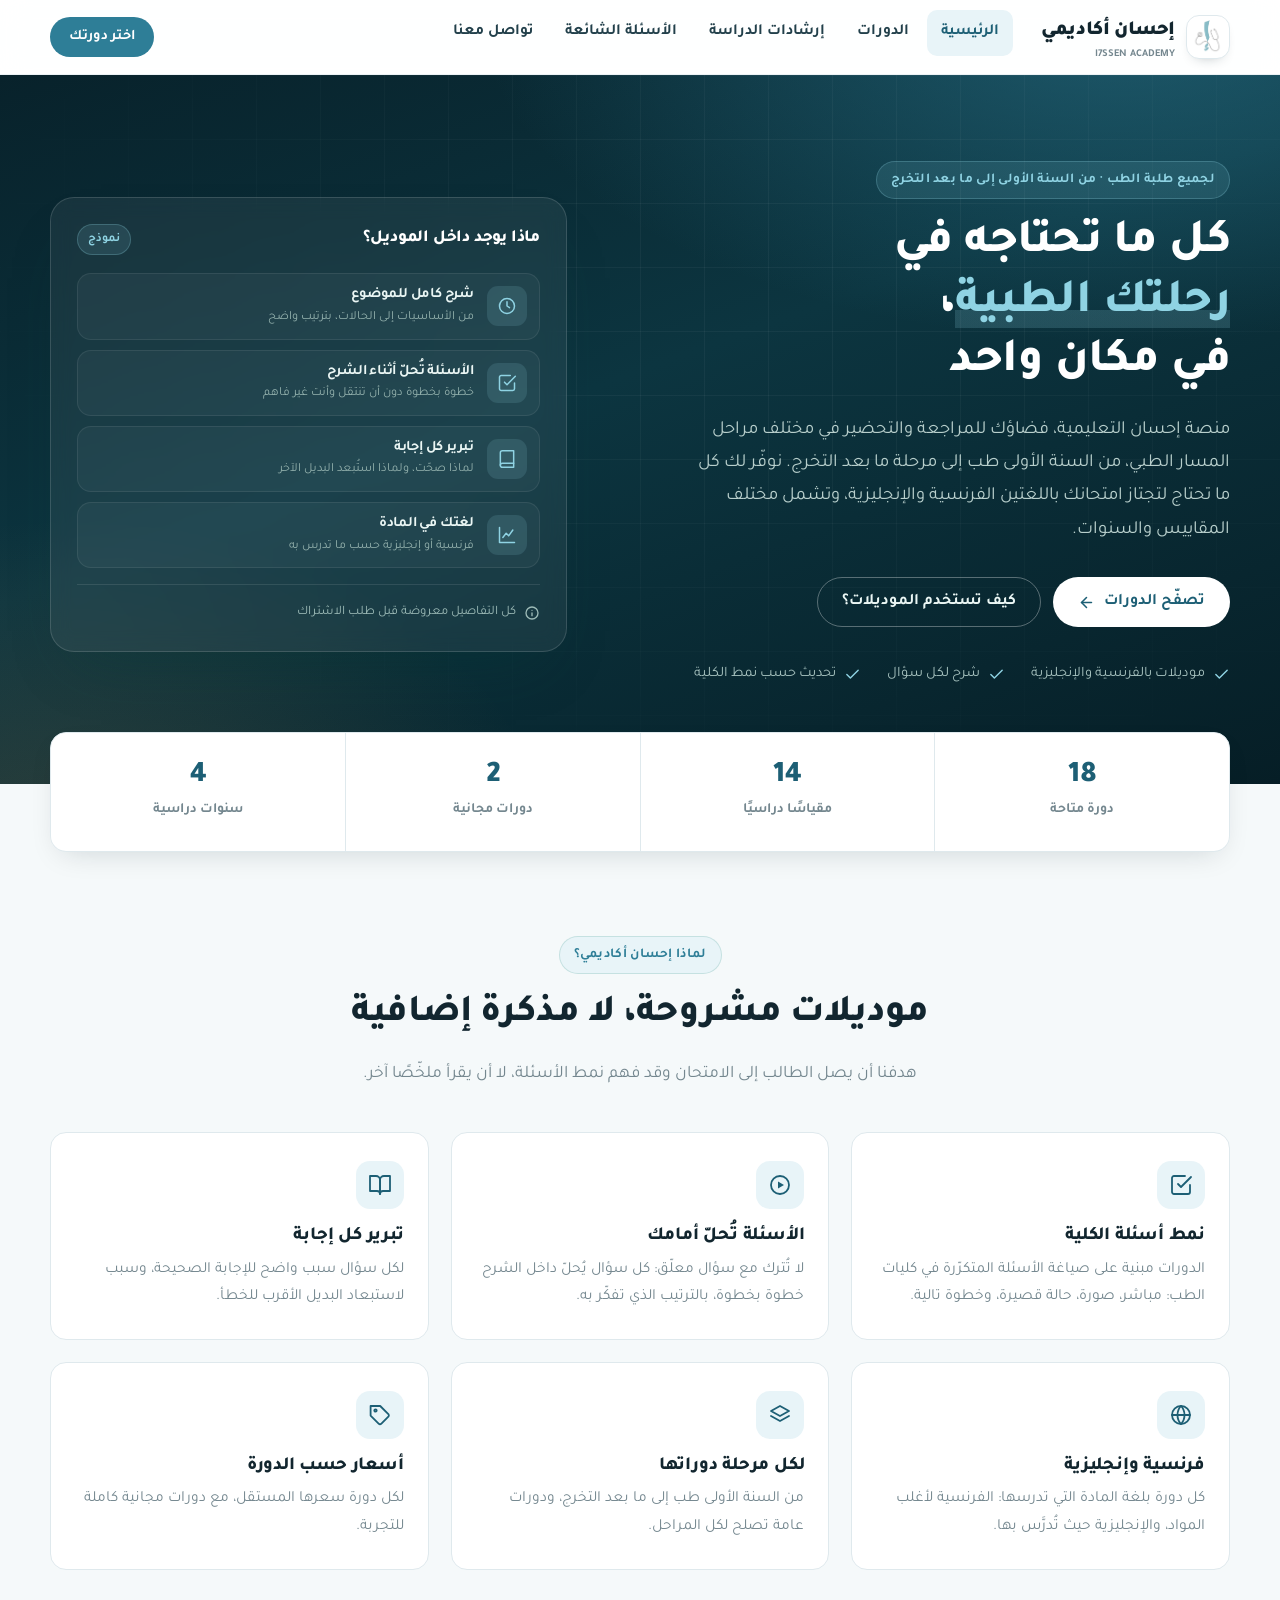
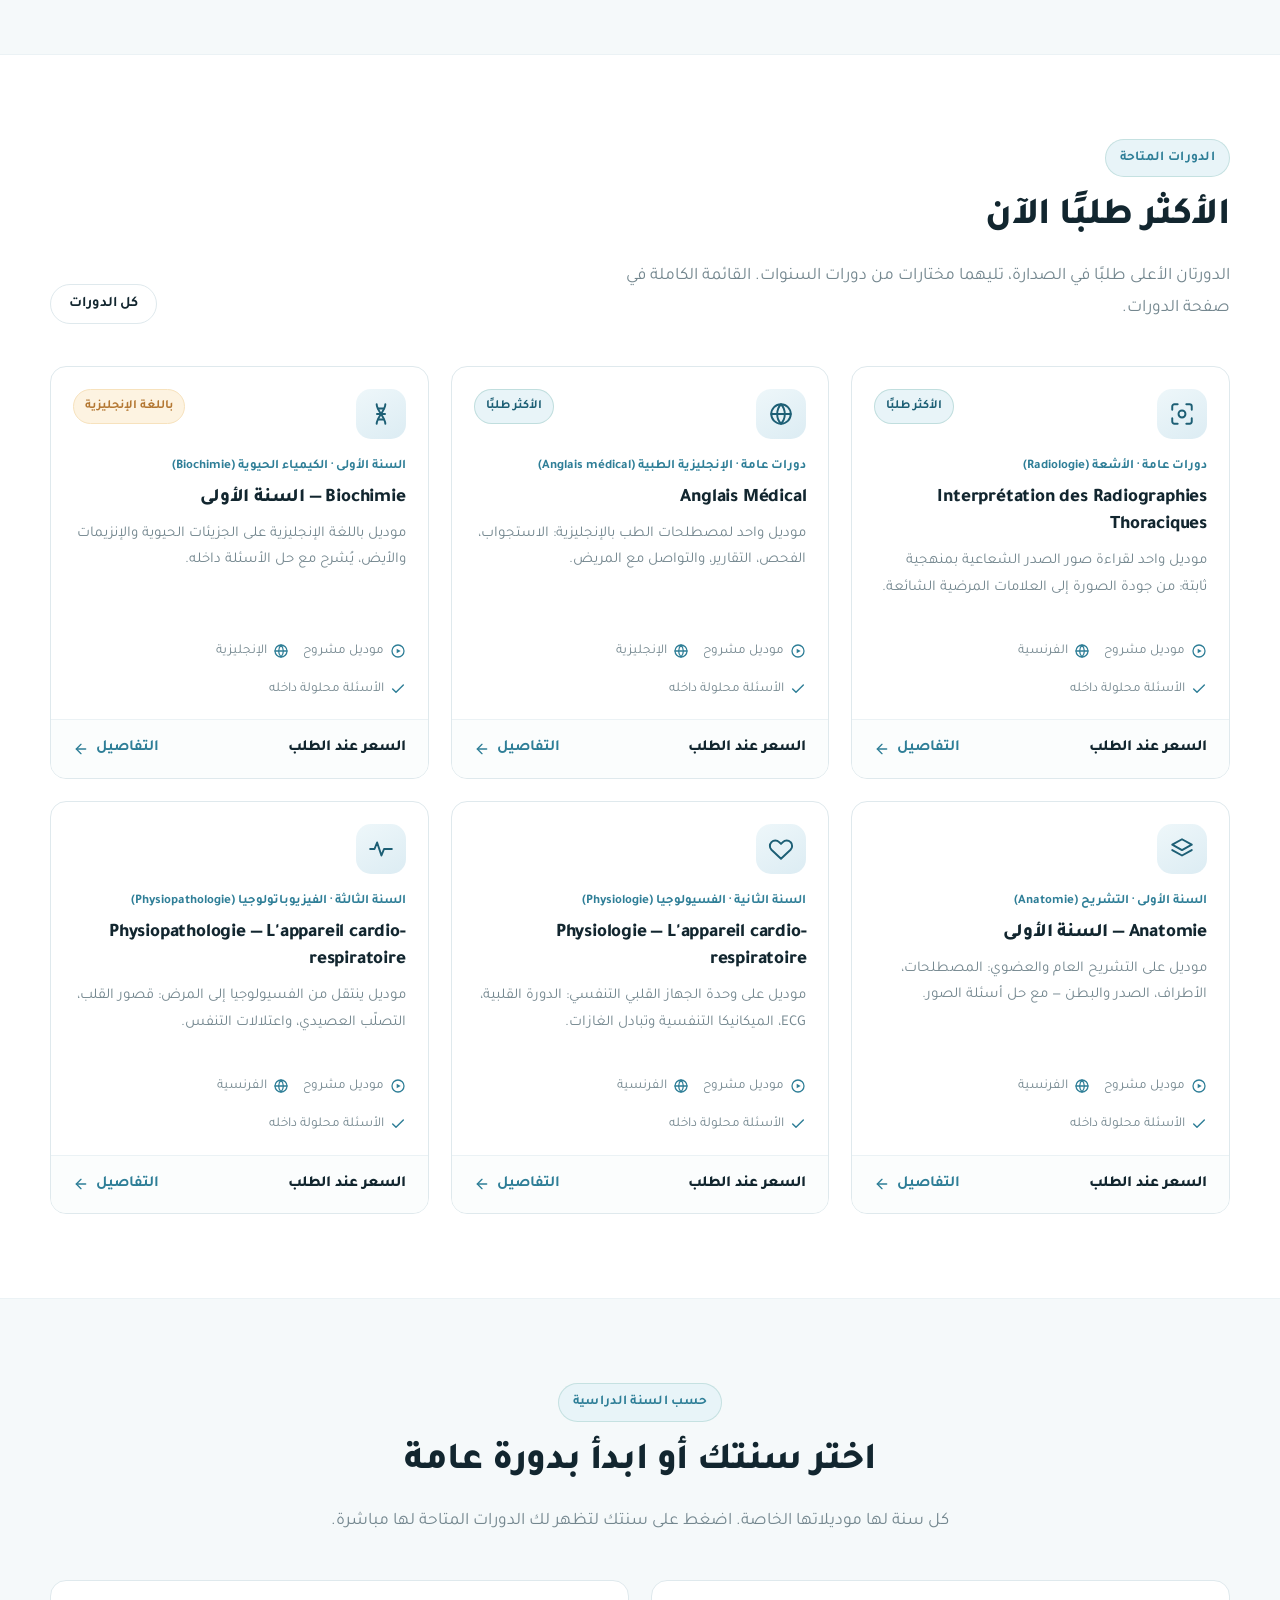
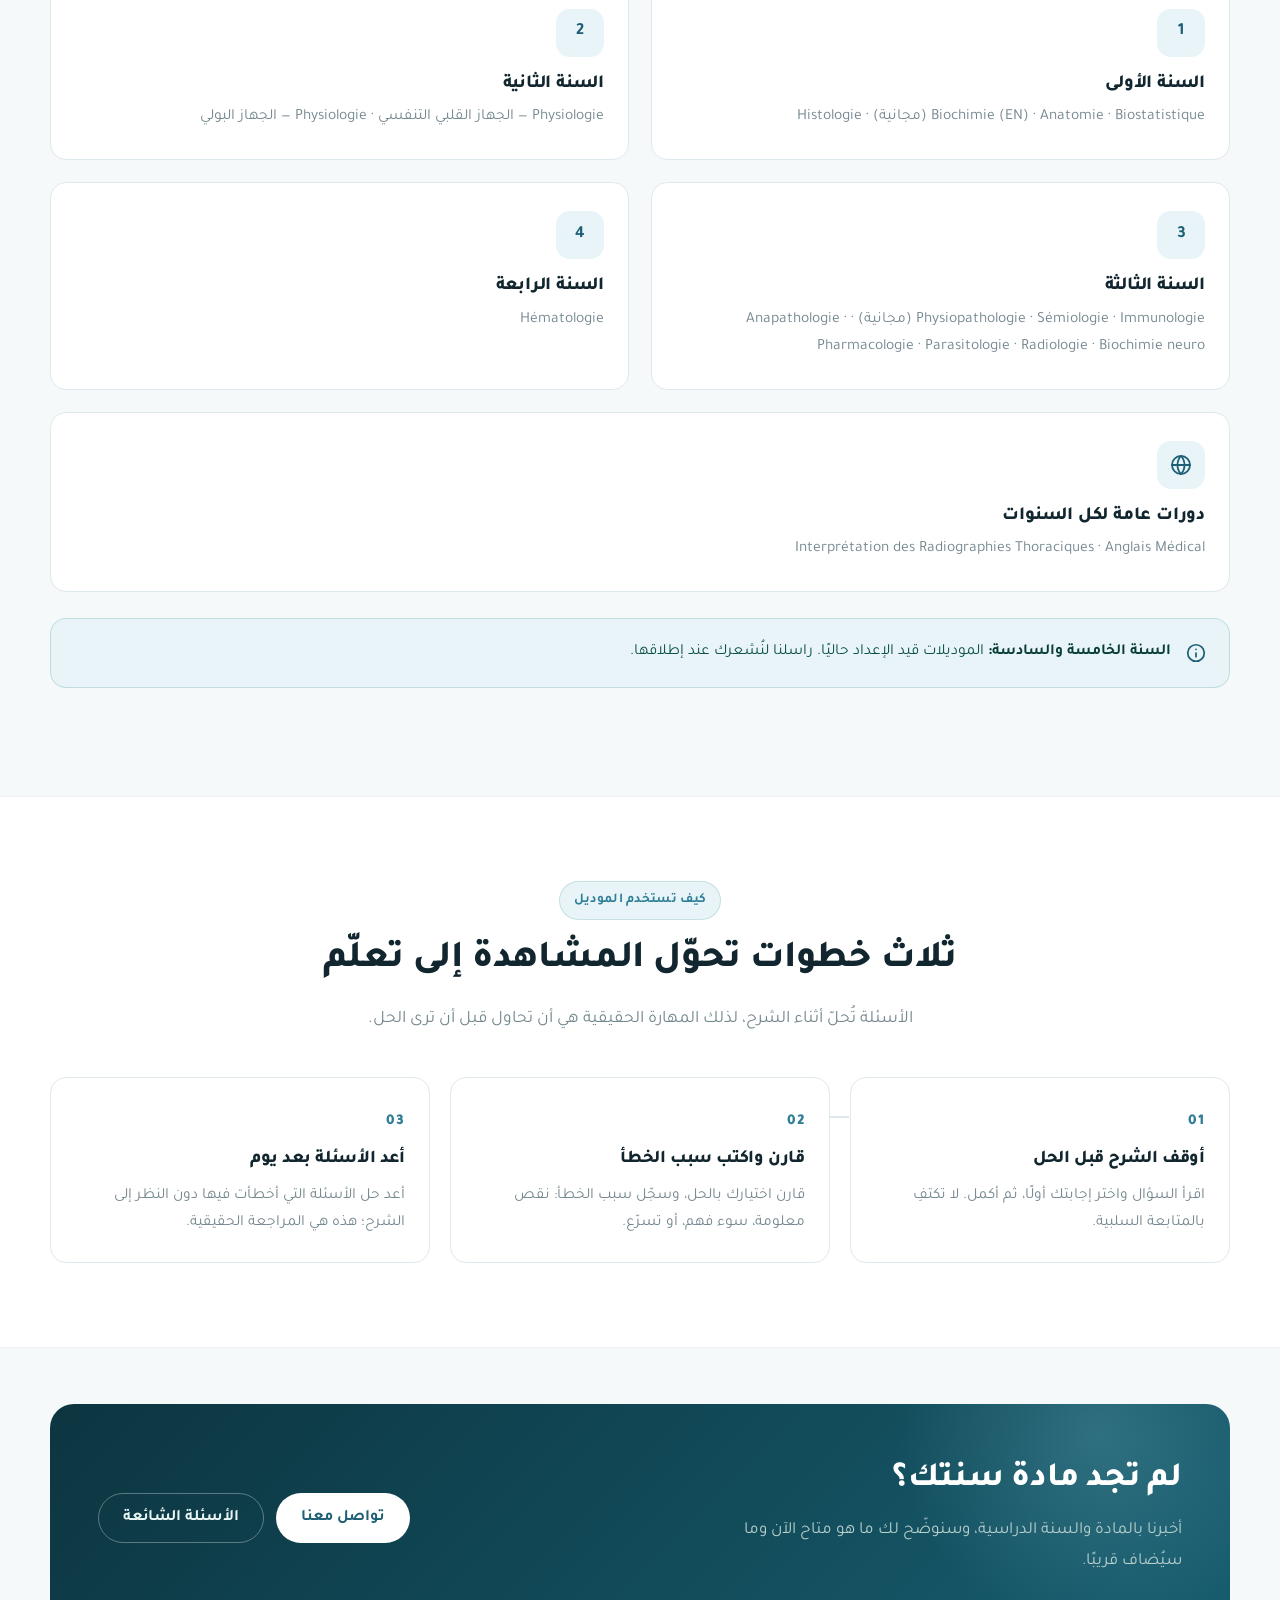
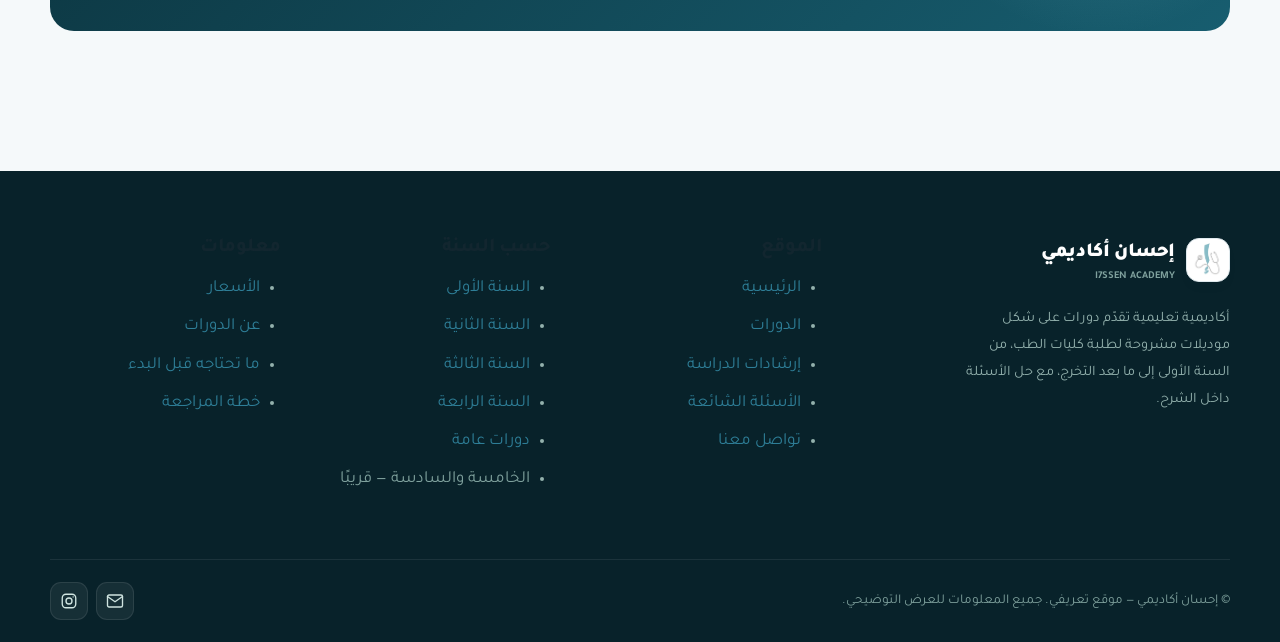
<file: index.html>
<!DOCTYPE html>
<html lang="ar" dir="rtl">
<head>
  <meta charset="UTF-8">
  <script>document.documentElement.classList.add("js");</script>
  <meta name="viewport" content="width=device-width, initial-scale=1">
  <title>إحسان أكاديمي | موديلات طبية لطلبة كليات الطب</title>
  <meta name="description" content="منصة إحسان التعليمية — دورات طبية على شكل موديلات مشروحة، من السنة الأولى طب إلى ما بعد التخرج، بالفرنسية والإنجليزية، مع حل الأسئلة داخل الشرح.">
  <link rel="icon" type="image/png" sizes="32x32" href="assets/img/favicon-32.png">
  <link rel="icon" type="image/png" sizes="48x48" href="assets/img/favicon-48.png">
  <link rel="apple-touch-icon" href="assets/img/apple-touch-icon.png">
  <meta name="theme-color" content="#0d2b35">
  <meta property="og:type" content="website">
  <meta property="og:site_name" content="إحسان أكاديمي">
  <meta property="og:locale" content="ar_DZ">
  <meta property="og:title" content="إحسان أكاديمي | موديلات طبية لطلبة كليات الطب">
  <meta property="og:description" content="منصة إحسان التعليمية — دورات طبية على شكل موديلات مشروحة، من السنة الأولى طب إلى ما بعد التخرج، بالفرنسية والإنجليزية، مع حل الأسئلة داخل الشرح.">
  <meta property="og:url" content="https://abdraoufbenabbes.github.io/i7ssen-academy/">
  <meta property="og:image" content="https://abdraoufbenabbes.github.io/i7ssen-academy/assets/img/og-image.png">
  <meta property="og:image:width" content="1200">
  <meta property="og:image:height" content="630">
  <meta property="og:image:alt" content="إحسان أكاديمي — كل ما تحتاجه في رحلتك الطبية، في مكان واحد">
  <meta name="twitter:card" content="summary_large_image">
  <meta name="twitter:title" content="إحسان أكاديمي | موديلات طبية لطلبة كليات الطب">
  <meta name="twitter:description" content="منصة إحسان التعليمية — دورات طبية على شكل موديلات مشروحة، من السنة الأولى طب إلى ما بعد التخرج، بالفرنسية والإنجليزية، مع حل الأسئلة داخل الشرح.">
  <meta name="twitter:image" content="https://abdraoufbenabbes.github.io/i7ssen-academy/assets/img/og-image.png">
  <link rel="preconnect" href="https://fonts.googleapis.com">
  <link rel="preconnect" href="https://fonts.gstatic.com" crossorigin>
  <link href="https://fonts.googleapis.com/css2?family=Tajawal:wght@400;500;700;800;900&display=swap" rel="stylesheet">
  <link rel="stylesheet" href="assets/css/style.css">
</head>
<body>
  <a class="skip-link" href="#main">تخطَّ إلى المحتوى</a>

  <!-- ======= الترويسة ======= -->
  <header class="site-header">
    <div class="container site-header__inner">
      <a class="brand" href="index.html">
        <span class="brand__mark" aria-hidden="true">
          <img src="assets/img/logo.png" alt="" onerror="this.onerror=null;this.src='assets/img/logo.svg'">
        </span>
        <span>إحسان أكاديمي<small>I7SSEN ACADEMY</small></span>
      </a>

      <button class="nav-toggle" type="button" aria-label="فتح القائمة" aria-expanded="false" aria-controls="site-nav">
        <span></span>
      </button>

      <nav class="nav" id="site-nav" aria-label="التنقّل الرئيسي">
        <ul class="nav__list">
          <li><a class="nav__link" href="index.html" aria-current="page">الرئيسية</a></li>
          <li><a class="nav__link" href="courses.html">الدورات</a></li>
          <li><a class="nav__link" href="guide.html">إرشادات الدراسة</a></li>
          <li><a class="nav__link" href="faq.html">الأسئلة الشائعة</a></li>
          <li><a class="nav__link" href="contact.html">تواصل معنا</a></li>
        </ul>
      </nav>

      <a class="btn btn--sm header__cta" href="courses.html">اختر دورتك</a>
    </div>
  </header>

  <main id="main">

    <!-- ======= الواجهة ======= -->
    <section class="hero">
      <div class="container hero__inner">
        <div>
          <span class="eyebrow" style="background:rgba(143,211,227,.12);border-color:rgba(143,211,227,.25);color:#8fd3e3">
            لجميع طلبة الطب · من السنة الأولى إلى ما بعد التخرج
          </span>
          <h1>كل ما تحتاجه في <em>رحلتك الطبية</em>، <br class="br-lg">في مكان واحد</h1>
          <p class="hero__text">
            منصة إحسان التعليمية، فضاؤك للمراجعة والتحضير في مختلف مراحل المسار الطبي،
            من السنة الأولى طب إلى مرحلة ما بعد التخرج. نوفّر لك كل ما تحتاج
            لتجتاز امتحانك باللغتين الفرنسية والإنجليزية، وتشمل مختلف المقاييس والسنوات.
          </p>
          <div class="hero__actions">
            <a class="btn btn--light" href="courses.html">
              تصفّح الدورات
              <svg width="17" height="17" viewBox="0 0 24 24" fill="none" stroke="currentColor" stroke-width="2.2" stroke-linecap="round" stroke-linejoin="round"><path d="M19 12H5"/><path d="M12 19l-7-7 7-7"/></svg>
            </a>
            <a class="btn btn--outline-light" href="guide.html">كيف تستخدم الموديلات؟</a>
          </div>
          <ul class="hero__meta">
            <li>
              <svg viewBox="0 0 24 24" fill="none" stroke="currentColor" stroke-width="2" stroke-linecap="round" stroke-linejoin="round"><path d="M20 6L9 17l-5-5"/></svg>
              موديلات بالفرنسية والإنجليزية
            </li>
            <li>
              <svg viewBox="0 0 24 24" fill="none" stroke="currentColor" stroke-width="2" stroke-linecap="round" stroke-linejoin="round"><path d="M20 6L9 17l-5-5"/></svg>
              شرح لكل سؤال
            </li>
            <li>
              <svg viewBox="0 0 24 24" fill="none" stroke="currentColor" stroke-width="2" stroke-linecap="round" stroke-linejoin="round"><path d="M20 6L9 17l-5-5"/></svg>
              تحديث حسب نمط الكلية
            </li>
          </ul>
        </div>

        <aside class="hero__card" aria-label="ماذا يوجد داخل الموديل">
          <div class="hero__card-top">
            <h2>ماذا يوجد داخل الموديل؟</h2>
            <span>نموذج</span>
          </div>

          <div class="mini-course">
            <span class="mini-course__icon" aria-hidden="true">
              <svg viewBox="0 0 24 24" fill="none" stroke="currentColor" stroke-width="1.8" stroke-linecap="round" stroke-linejoin="round"><circle cx="12" cy="12" r="9"/><path d="M12 7v5l3 2"/></svg>
            </span>
            <div>
              <h3>شرح كامل للموضوع</h3>
              <p>من الأساسيات إلى الحالات، بترتيب واضح</p>
            </div>
          </div>

          <div class="mini-course">
            <span class="mini-course__icon" aria-hidden="true">
              <svg viewBox="0 0 24 24" fill="none" stroke="currentColor" stroke-width="1.8" stroke-linecap="round" stroke-linejoin="round"><path d="M9 11l3 3L22 4"/><path d="M21 12v7a2 2 0 0 1-2 2H5a2 2 0 0 1-2-2V5a2 2 0 0 1 2-2h11"/></svg>
            </span>
            <div>
              <h3>الأسئلة تُحلّ أثناء الشرح</h3>
              <p>خطوة بخطوة دون أن تنتقل وأنت غير فاهم</p>
            </div>
          </div>

          <div class="mini-course">
            <span class="mini-course__icon" aria-hidden="true">
              <svg viewBox="0 0 24 24" fill="none" stroke="currentColor" stroke-width="1.8" stroke-linecap="round" stroke-linejoin="round"><path d="M4 19.5A2.5 2.5 0 0 1 6.5 17H20"/><path d="M6.5 2H20v20H6.5A2.5 2.5 0 0 1 4 19.5v-15A2.5 2.5 0 0 1 6.5 2z"/></svg>
            </span>
            <div>
              <h3>تبرير كل إجابة</h3>
              <p>لماذا صحّت، ولماذا استُبعد البديل الآخر</p>
            </div>
          </div>

          <div class="mini-course">
            <span class="mini-course__icon" aria-hidden="true">
              <svg viewBox="0 0 24 24" fill="none" stroke="currentColor" stroke-width="1.8" stroke-linecap="round" stroke-linejoin="round"><path d="M3 3v18h18"/><path d="M7 15l4-5 3 3 5-7"/></svg>
            </span>
            <div>
              <h3>لغتك في المادة</h3>
              <p>فرنسية أو إنجليزية حسب ما تدرس به</p>
            </div>
          </div>

          <div class="hero__card-foot">
            <svg width="16" height="16" viewBox="0 0 24 24" fill="none" stroke="currentColor" stroke-width="2" stroke-linecap="round" stroke-linejoin="round"><circle cx="12" cy="12" r="9"/><path d="M12 16v-4"/><path d="M12 8h.01"/></svg>
            كل التفاصيل معروضة قبل طلب الاشتراك
          </div>
        </aside>
      </div>
    </section>

    <!-- ======= الإحصاءات ======= -->
    <div class="container">
      <div class="stats" data-reveal id="stats">
        <div class="stat"><strong data-stat="groups">18</strong><span>دورة متاحة</span></div>
        <div class="stat"><strong data-stat="subjects">14</strong><span>مقياسًا دراسيًا</span></div>
        <div class="stat"><strong data-stat="free">2</strong><span>دورات مجانية</span></div>
        <div class="stat"><strong data-stat="years">4</strong><span>سنوات دراسية</span></div>
      </div>
    </div>

    <!-- ======= لماذا إحسان ======= -->
    <section class="section">
      <div class="container">
        <div class="section-head section-head--center" data-reveal>
          <span class="eyebrow">لماذا إحسان أكاديمي؟</span>
          <h2>موديلات مشروحة، لا مذكرة إضافية</h2>
          <p>هدفنا أن يصل الطالب إلى الامتحان وقد فهم نمط الأسئلة، لا أن يقرأ ملخّصًا آخر.</p>
        </div>

        <div class="grid grid--3">
          <article class="feature" data-reveal>
            <div class="feature__icon" aria-hidden="true"><svg viewBox="0 0 24 24" fill="none" stroke="currentColor" stroke-width="1.8" stroke-linecap="round" stroke-linejoin="round"><path d="M9 11l3 3L22 4"/><path d="M21 12v7a2 2 0 0 1-2 2H5a2 2 0 0 1-2-2V5a2 2 0 0 1 2-2h11"/></svg></div>
            <h3>نمط أسئلة الكلية</h3>
            <p>الدورات مبنية على صياغة الأسئلة المتكرّرة في كليات الطب: مباشر، صورة، حالة قصيرة، وخطوة تالية.</p>
          </article>

          <article class="feature" data-reveal data-reveal-delay="80">
            <div class="feature__icon" aria-hidden="true"><svg viewBox="0 0 24 24" fill="none" stroke="currentColor" stroke-width="1.8" stroke-linecap="round" stroke-linejoin="round"><circle cx="12" cy="12" r="9"/><path d="M10 8.5l6 3.5-6 3.5z" fill="currentColor" stroke="none"/></svg></div>
            <h3>الأسئلة تُحلّ أمامك</h3>
            <p>لا تُترك مع سؤال معلّق: كل سؤال يُحلّ داخل الشرح خطوة بخطوة، بالترتيب الذي تفكّر به.</p>
          </article>

          <article class="feature" data-reveal data-reveal-delay="160">
            <div class="feature__icon" aria-hidden="true"><svg viewBox="0 0 24 24" fill="none" stroke="currentColor" stroke-width="1.8" stroke-linecap="round" stroke-linejoin="round"><path d="M2 3h6a4 4 0 0 1 4 4v14a3 3 0 0 0-3-3H2z"/><path d="M22 3h-6a4 4 0 0 0-4 4v14a3 3 0 0 1 3-3h7z"/></svg></div>
            <h3>تبرير كل إجابة</h3>
            <p>لكل سؤال سبب واضح للإجابة الصحيحة، وسبب لاستبعاد البديل الأقرب للخطأ.</p>
          </article>

          <article class="feature" data-reveal>
            <div class="feature__icon" aria-hidden="true"><svg viewBox="0 0 24 24" fill="none" stroke="currentColor" stroke-width="1.8" stroke-linecap="round" stroke-linejoin="round"><circle cx="12" cy="12" r="9"/><path d="M3 12h18"/><path d="M12 3a13 13 0 0 1 3.5 9 13 13 0 0 1-3.5 9 13 13 0 0 1-3.5-9A13 13 0 0 1 12 3z"/></svg></div>
            <h3>فرنسية وإنجليزية</h3>
            <p>كل دورة بلغة المادة التي تدرسها: الفرنسية لأغلب المواد، والإنجليزية حيث تُدرَّس بها.</p>
          </article>

          <article class="feature" data-reveal data-reveal-delay="80">
            <div class="feature__icon" aria-hidden="true"><svg viewBox="0 0 24 24" fill="none" stroke="currentColor" stroke-width="1.8" stroke-linecap="round" stroke-linejoin="round"><path d="M12 3l9 5-9 5-9-5 9-5z"/><path d="M3 13l9 5 9-5"/></svg></div>
            <h3>لكل مرحلة دوراتها</h3>
            <p>من السنة الأولى طب إلى ما بعد التخرج، ودورات عامة تصلح لكل المراحل.</p>
          </article>

          <article class="feature" data-reveal data-reveal-delay="160">
            <div class="feature__icon" aria-hidden="true"><svg viewBox="0 0 24 24" fill="none" stroke="currentColor" stroke-width="1.8" stroke-linecap="round" stroke-linejoin="round"><path d="M20.6 13.4L13.4 20.6a2 2 0 0 1-2.8 0l-8-8V3h9.6l8.4 8.4a2 2 0 0 1 0 2z"/><circle cx="7.5" cy="7.5" r="1.2"/></svg></div>
            <h3>أسعار حسب الدورة</h3>
            <p>لكل دورة سعرها المستقل، مع دورات مجانية كاملة للتجربة.</p>
          </article>
        </div>
      </div>
    </section>

    <!-- ======= الموديلات المختارة ======= -->
    <section class="section section--alt">
      <div class="container">
        <div class="section-head" data-reveal style="display:flex;justify-content:space-between;align-items:flex-end;gap:24px;max-width:none">
          <div style="max-width:640px">
            <span class="eyebrow">الدورات المتاحة</span>
            <h2>الأكثر طلبًا الآن</h2>
            <p>الدورتان الأعلى طلبًا في الصدارة، تليهما مختارات من دورات السنوات. القائمة الكاملة في صفحة الدورات.</p>
          </div>
          <a class="btn btn--ghost btn--sm" href="courses.html">كل الدورات</a>
        </div>

        <div class="grid grid--3" id="featured-grid">
          <!-- تُبنى تلقائيًا من ملف البيانات -->
        </div>
        <noscript>
          <p class="text-center" style="margin-top:24px">
            لعرض الموديلات، استخدم متصفّحًا يدعم JavaScript، أو تفضّل إلى
            <a href="courses.html">صفحة الدورات</a>.
          </p>
        </noscript>
      </div>
    </section>

    <!-- ======= الموديلات حسب السنة ======= -->
    <section class="section">
      <div class="container">
        <div class="section-head section-head--center" data-reveal>
          <span class="eyebrow">حسب السنة الدراسية</span>
          <h2>اختر سنتك أو ابدأ بدورة عامة</h2>
          <p>كل سنة لها موديلاتها الخاصة. اضغط على سنتك لتظهر لك الدورات المتاحة لها مباشرة.</p>
        </div>

        <div class="grid grid--2">
          <a class="feature" href="courses.html?year=1" data-reveal style="display:block;color:inherit">
            <div class="feature__icon" aria-hidden="true"><strong style="font-size:17px">1</strong></div>
            <h3>السنة الأولى</h3>
            <p>Biochimie (EN) · Anatomie · Biostatistique (مجانية) · Histologie</p>
          </a>

          <a class="feature" href="courses.html?year=2" data-reveal data-reveal-delay="60" style="display:block;color:inherit">
            <div class="feature__icon" aria-hidden="true"><strong style="font-size:17px">2</strong></div>
            <h3>السنة الثانية</h3>
            <p>Physiologie — الجهاز القلبي التنفسي · Physiologie — الجهاز البولي</p>
          </a>

          <a class="feature" href="courses.html?year=3" data-reveal style="display:block;color:inherit">
            <div class="feature__icon" aria-hidden="true"><strong style="font-size:17px">3</strong></div>
            <h3>السنة الثالثة</h3>
            <p>Physiopathologie · Sémiologie · Immunologie (مجانية) · Anapathologie · Pharmacologie · Parasitologie · Radiologie · Biochimie neuro</p>
          </a>

          <a class="feature" href="courses.html?year=4" data-reveal data-reveal-delay="60" style="display:block;color:inherit">
            <div class="feature__icon" aria-hidden="true"><strong style="font-size:17px">4</strong></div>
            <h3>السنة الرابعة</h3>
            <p>Hématologie</p>
          </a>

          <a class="feature" href="courses.html?year=0" data-reveal style="display:block;color:inherit;grid-column:1/-1">
            <div class="feature__icon" aria-hidden="true">
              <svg viewBox="0 0 24 24" fill="none" stroke="currentColor" stroke-width="1.8" stroke-linecap="round" stroke-linejoin="round"><circle cx="12" cy="12" r="9"/><path d="M3 12h18"/><path d="M12 3a13 13 0 0 1 3.5 9 13 13 0 0 1-3.5 9 13 13 0 0 1-3.5-9A13 13 0 0 1 12 3z"/></svg>
            </div>
            <h3>دورات عامة لكل السنوات</h3>
            <p>Interprétation des Radiographies Thoraciques · Anglais Médical</p>
          </a>
        </div>

        <div class="callout" style="margin-top:26px">
          <svg viewBox="0 0 24 24" fill="none" stroke="currentColor" stroke-width="1.9" stroke-linecap="round" stroke-linejoin="round" aria-hidden="true">
            <circle cx="12" cy="12" r="9"/><path d="M12 16v-4"/><path d="M12 8h.01"/>
          </svg>
          <p><strong>السنة الخامسة والسادسة:</strong> الموديلات قيد الإعداد حاليًا. راسلنا لنُشعرك عند إطلاقها.</p>
        </div>
      </div>
    </section>

    <!-- ======= كيف تستخدم الموديل ======= -->
    <section class="section section--alt">
      <div class="container">
        <div class="section-head section-head--center" data-reveal>
          <span class="eyebrow">كيف تستخدم الموديل</span>
          <h2>ثلاث خطوات تحوّل المشاهدة إلى تعلّم</h2>
          <p>الأسئلة تُحلّ أثناء الشرح، لذلك المهارة الحقيقية هي أن تحاول قبل أن ترى الحل.</p>
        </div>

        <div class="steps">
          <div class="step" data-reveal>
            <h3>أوقف الشرح قبل الحل</h3>
            <p>اقرأ السؤال واختر إجابتك أولًا، ثم أكمل. لا تكتفِ بالمتابعة السلبية.</p>
            <span class="step__line" aria-hidden="true"></span>
          </div>
          <div class="step" data-reveal data-reveal-delay="100">
            <h3>قارن واكتب سبب الخطأ</h3>
            <p>قارن اختيارك بالحل، وسجّل سبب الخطأ: نقص معلومة، سوء فهم، أو تسرّع.</p>
            <span class="step__line" aria-hidden="true"></span>
          </div>
          <div class="step" data-reveal data-reveal-delay="200">
            <h3>أعد الأسئلة بعد يوم</h3>
            <p>أعد حل الأسئلة التي أخطأت فيها دون النظر إلى الشرح؛ هذه هي المراجعة الحقيقية.</p>
          </div>
        </div>
      </div>
    </section>

    <!-- ======= دعوة ======= -->
    <section class="section section--tight">
      <div class="container">
        <div class="cta-band" data-reveal>
          <div>
            <h2>لم تجد مادة سنتك؟</h2>
            <p>أخبرنا بالمادة والسنة الدراسية، وسنوضّح لك ما هو متاح الآن وما سيُضاف قريبًا.</p>
          </div>
          <div class="cta-band__actions">
            <a class="btn btn--light" href="contact.html">تواصل معنا</a>
            <a class="btn btn--outline-light" href="faq.html">الأسئلة الشائعة</a>
          </div>
        </div>
      </div>
    </section>

  </main>

  <!-- ======= التذييل ======= -->
  <footer class="site-footer">
    <div class="container">
      <div class="footer__grid">
        <div class="footer__about">
          <a class="brand" href="index.html">
            <span class="brand__mark" aria-hidden="true">
              <img src="assets/img/logo.png" alt="" onerror="this.onerror=null;this.src='assets/img/logo.svg'">
            </span>
            <span>إحسان أكاديمي<small>I7SSEN ACADEMY</small></span>
          </a>
          <p>أكاديمية تعليمية تقدّم دورات على شكل موديلات مشروحة لطلبة كليات الطب، من السنة الأولى إلى ما بعد التخرج، مع حل الأسئلة داخل الشرح.</p>
        </div>

        <div>
          <h3>الموقع</h3>
          <ul>
            <li><a href="index.html">الرئيسية</a></li>
            <li><a href="courses.html">الدورات</a></li>
            <li><a href="guide.html">إرشادات الدراسة</a></li>
            <li><a href="faq.html">الأسئلة الشائعة</a></li>
            <li><a href="contact.html">تواصل معنا</a></li>
          </ul>
        </div>

        <div>
          <h3>حسب السنة</h3>
          <ul>
            <li><a href="courses.html?year=1">السنة الأولى</a></li>
            <li><a href="courses.html?year=2">السنة الثانية</a></li>
            <li><a href="courses.html?year=3">السنة الثالثة</a></li>
            <li><a href="courses.html?year=4">السنة الرابعة</a></li>
            <li><a href="courses.html?year=0">دورات عامة</a></li>
            <li><span style="color:#7fa19d">الخامسة والسادسة — قريبًا</span></li>
          </ul>
        </div>

        <div>
          <h3>معلومات</h3>
          <ul>
            <li><a href="faq.html#pricing">الأسعار</a></li>
            <li><a href="faq.html#content">عن الدورات</a></li>
            <li><a href="guide.html#tools">ما تحتاجه قبل البدء</a></li>
            <li><a href="guide.html#schedule">خطة المراجعة</a></li>
          </ul>
        </div>
      </div>

      <div class="footer__bottom">
        <p>© إحسان أكاديمي — موقع تعريفي. جميع المعلومات للعرض التوضيحي.</p>
        <div class="socials">
                    <a href="mailto:academyihssen@gmail.com" aria-label="البريد الإلكتروني">
            <svg viewBox="0 0 24 24" fill="none" stroke="currentColor" stroke-width="1.8" stroke-linecap="round" stroke-linejoin="round"><rect x="2" y="4" width="20" height="16" rx="2"/><path d="M22 6l-10 7L2 6"/></svg>
          </a>
<a href="https://www.instagram.com/i7ssen_academy/" target="_blank" rel="noopener" aria-label="إنستغرام إحسان أكاديمي">
            <svg viewBox="0 0 24 24" fill="none" stroke="currentColor" stroke-width="1.8" stroke-linecap="round" stroke-linejoin="round"><rect x="3" y="3" width="18" height="18" rx="5"/><circle cx="12" cy="12" r="4"/><path d="M17.5 6.5h.01"/></svg>
          </a>
        </div>
      </div>
    </div>
  </footer>

  <script src="assets/js/data.js"></script>
  <script src="assets/js/main.js"></script>
</body>
</html>
</file>
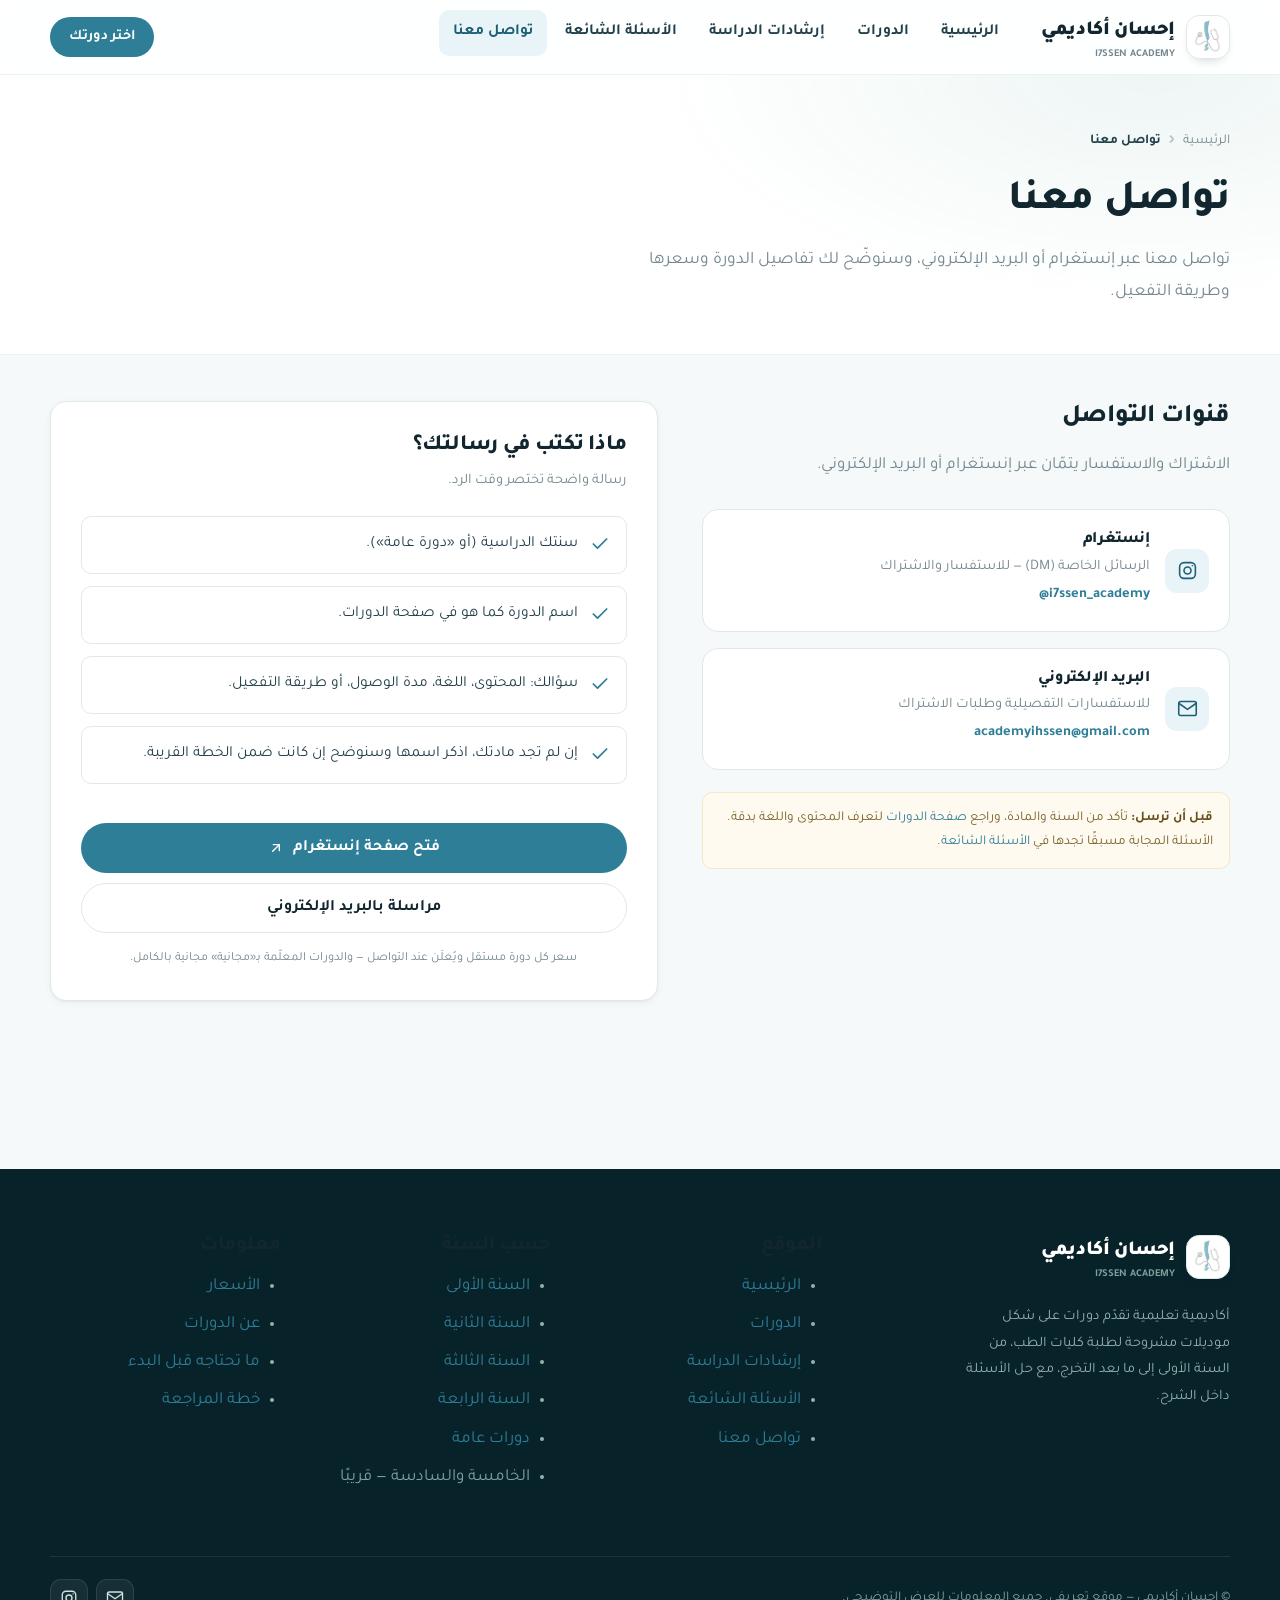
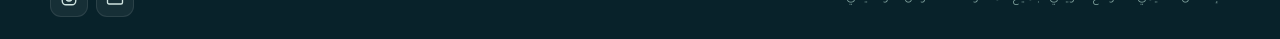
<file: contact.html>
<!DOCTYPE html>
<html lang="ar" dir="rtl">
<head>
  <meta charset="UTF-8">
  <meta name="viewport" content="width=device-width, initial-scale=1">
  <title>تواصل معنا | إحسان أكاديمي</title>
  <meta name="description" content="اطلب معلومات عن موديلات إحسان الأكاديمية أو أرسل استفسارك عن مادة أو سنة دراسية. نموذج توضيحي في موقع تعريفي.">
  <link rel="icon" type="image/png" sizes="32x32" href="assets/img/favicon-32.png">
  <link rel="icon" type="image/png" sizes="48x48" href="assets/img/favicon-48.png">
  <link rel="apple-touch-icon" href="assets/img/apple-touch-icon.png">
  <meta name="theme-color" content="#0d2b35">
  <meta property="og:type" content="website">
  <meta property="og:site_name" content="إحسان أكاديمي">
  <meta property="og:locale" content="ar_DZ">
  <meta property="og:title" content="تواصل معنا | إحسان أكاديمي">
  <meta property="og:description" content="اطلب معلومات عن موديلات إحسان الأكاديمية أو أرسل استفسارك عن مادة أو سنة دراسية. نموذج توضيحي في موقع تعريفي.">
  <meta property="og:url" content="https://abdraoufbenabbes.github.io/i7ssen-academy/contact.html">
  <meta property="og:image" content="https://abdraoufbenabbes.github.io/i7ssen-academy/assets/img/og-image.png">
  <meta property="og:image:width" content="1200">
  <meta property="og:image:height" content="630">
  <meta property="og:image:alt" content="إحسان أكاديمي — كل ما تحتاجه في رحلتك الطبية، في مكان واحد">
  <meta name="twitter:card" content="summary_large_image">
  <meta name="twitter:title" content="تواصل معنا | إحسان أكاديمي">
  <meta name="twitter:description" content="اطلب معلومات عن موديلات إحسان الأكاديمية أو أرسل استفسارك عن مادة أو سنة دراسية. نموذج توضيحي في موقع تعريفي.">
  <meta name="twitter:image" content="https://abdraoufbenabbes.github.io/i7ssen-academy/assets/img/og-image.png">
  <link rel="preconnect" href="https://fonts.googleapis.com">
  <link rel="preconnect" href="https://fonts.gstatic.com" crossorigin>
  <link href="https://fonts.googleapis.com/css2?family=Tajawal:wght@400;500;700;800;900&display=swap" rel="stylesheet">
  <link rel="stylesheet" href="assets/css/style.css">
</head>
<body>
  <a class="skip-link" href="#main">تخطَّ إلى المحتوى</a>

  <header class="site-header">
    <div class="container site-header__inner">
      <a class="brand" href="index.html">
        <span class="brand__mark" aria-hidden="true">
          <img src="assets/img/logo.png" alt="" onerror="this.onerror=null;this.src='assets/img/logo.svg'">
        </span>
        <span>إحسان أكاديمي<small>I7SSEN ACADEMY</small></span>
      </a>

      <button class="nav-toggle" type="button" aria-label="فتح القائمة" aria-expanded="false" aria-controls="site-nav">
        <span></span>
      </button>

      <nav class="nav" id="site-nav" aria-label="التنقّل الرئيسي">
        <ul class="nav__list">
          <li><a class="nav__link" href="index.html">الرئيسية</a></li>
          <li><a class="nav__link" href="courses.html">الدورات</a></li>
          <li><a class="nav__link" href="guide.html">إرشادات الدراسة</a></li>
          <li><a class="nav__link" href="faq.html">الأسئلة الشائعة</a></li>
          <li><a class="nav__link" href="contact.html" aria-current="page">تواصل معنا</a></li>
        </ul>
      </nav>

      <a class="btn btn--sm header__cta" href="courses.html">اختر دورتك</a>
    </div>
  </header>

  <main id="main">
    <section class="page-hero">
      <div class="container">
        <ol class="breadcrumb">
          <li><a href="index.html">الرئيسية</a></li>
          <li aria-current="page">تواصل معنا</li>
        </ol>
        <h1>تواصل معنا</h1>
        <p>
          تواصل معنا عبر إنستغرام أو البريد الإلكتروني، وسنوضّح لك تفاصيل الدورة
          وسعرها وطريقة التفعيل.
        </p>
      </div>
    </section>

    <section class="section" style="padding-top:46px">
      <div class="container contact-layout">

        <div>
          <h2>قنوات التواصل</h2>
          <p style="color:var(--muted)">
            الاشتراك والاستفسار يتمّان عبر إنستغرام أو البريد الإلكتروني.
          </p>

          <div class="contact-methods">
            <div class="contact-method" style="align-items:center">
              <span class="contact-method__icon" aria-hidden="true">
                <svg viewBox="0 0 24 24" fill="none" stroke="currentColor" stroke-width="1.8" stroke-linecap="round" stroke-linejoin="round"><rect x="3" y="3" width="18" height="18" rx="5"/><circle cx="12" cy="12" r="4"/><path d="M17.5 6.5h.01"/></svg>
              </span>
              <div>
                <h3>إنستغرام</h3>
                <p>الرسائل الخاصة (DM) — للاستفسار والاشتراك</p>
                <a href="https://www.instagram.com/i7ssen_academy/" target="_blank" rel="noopener" dir="ltr" style="display:inline-block">@i7ssen_academy</a>
              </div>
            </div>

            <div class="contact-method" style="align-items:center">
              <span class="contact-method__icon" aria-hidden="true">
                <svg viewBox="0 0 24 24" fill="none" stroke="currentColor" stroke-width="1.8" stroke-linecap="round" stroke-linejoin="round"><rect x="2" y="4" width="20" height="16" rx="2"/><path d="M22 6l-10 7L2 6"/></svg>
              </span>
              <div>
                <h3>البريد الإلكتروني</h3>
                <p>للاستفسارات التفصيلية وطلبات الاشتراك</p>
                <a href="mailto:academyihssen@gmail.com" dir="ltr" style="display:inline-block">academyihssen@gmail.com</a>
              </div>
            </div>
          </div>

          <div class="note-box" style="margin-top:22px">
            <strong>قبل أن ترسل:</strong> تأكد من السنة والمادة، وراجع
            <a href="courses.html">صفحة الدورات</a> لتعرف المحتوى واللغة بدقة.
            الأسئلة المجابة مسبقًا تجدها في <a href="faq.html">الأسئلة الشائعة</a>.
          </div>
        </div>

        <div class="form-card">
          <h2 style="font-size:22px;margin-bottom:6px">ماذا تكتب في رسالتك؟</h2>
          <p style="color:var(--muted);font-size:14.5px;margin-bottom:22px">
            رسالة واضحة تختصر وقت الرد.
          </p>

          <ul class="check-list">
            <li>
              <svg viewBox="0 0 24 24" fill="none" stroke="currentColor" stroke-width="2.1" stroke-linecap="round" stroke-linejoin="round"><path d="M20 6L9 17l-5-5"/></svg>
              <span>سنتك الدراسية (أو «دورة عامة»).</span>
            </li>
            <li>
              <svg viewBox="0 0 24 24" fill="none" stroke="currentColor" stroke-width="2.1" stroke-linecap="round" stroke-linejoin="round"><path d="M20 6L9 17l-5-5"/></svg>
              <span>اسم الدورة كما هو في صفحة الدورات.</span>
            </li>
            <li>
              <svg viewBox="0 0 24 24" fill="none" stroke="currentColor" stroke-width="2.1" stroke-linecap="round" stroke-linejoin="round"><path d="M20 6L9 17l-5-5"/></svg>
              <span>سؤالك: المحتوى، اللغة، مدة الوصول، أو طريقة التفعيل.</span>
            </li>
            <li>
              <svg viewBox="0 0 24 24" fill="none" stroke="currentColor" stroke-width="2.1" stroke-linecap="round" stroke-linejoin="round"><path d="M20 6L9 17l-5-5"/></svg>
              <span>إن لم تجد مادتك، اذكر اسمها وسنوضح إن كانت ضمن الخطة القريبة.</span>
            </li>
          </ul>

          <a class="btn btn--block" style="margin-top:22px" href="https://www.instagram.com/i7ssen_academy/" target="_blank" rel="noopener">
            فتح صفحة إنستغرام
            <svg width="16" height="16" viewBox="0 0 24 24" fill="none" stroke="currentColor" stroke-width="2" stroke-linecap="round" stroke-linejoin="round"><path d="M7 17L17 7"/><path d="M8 7h9v9"/></svg>
          </a>

          <a class="btn btn--ghost btn--block" style="margin-top:10px" href="mailto:academyihssen@gmail.com">
            مراسلة بالبريد الإلكتروني
          </a>

          <p class="field__hint" style="text-align:center;margin-top:14px">
            سعر كل دورة مستقل ويُعلَن عند التواصل — والدورات المعلّمة بـ«مجانية» مجانية بالكامل.
          </p>
        </div>

      </div>
    </section>
  </main>

  <footer class="site-footer">
    <div class="container">
      <div class="footer__grid">
        <div class="footer__about">
          <a class="brand" href="index.html">
            <span class="brand__mark" aria-hidden="true">
              <img src="assets/img/logo.png" alt="" onerror="this.onerror=null;this.src='assets/img/logo.svg'">
            </span>
            <span>إحسان أكاديمي<small>I7SSEN ACADEMY</small></span>
          </a>
          <p>أكاديمية تعليمية تقدّم دورات على شكل موديلات مشروحة لطلبة كليات الطب، من السنة الأولى إلى ما بعد التخرج، مع حل الأسئلة داخل الشرح.</p>
        </div>

        <div>
          <h3>الموقع</h3>
          <ul>
            <li><a href="index.html">الرئيسية</a></li>
            <li><a href="courses.html">الدورات</a></li>
            <li><a href="guide.html">إرشادات الدراسة</a></li>
            <li><a href="faq.html">الأسئلة الشائعة</a></li>
            <li><a href="contact.html">تواصل معنا</a></li>
          </ul>
        </div>

        <div>
          <h3>حسب السنة</h3>
          <ul>
            <li><a href="courses.html?year=1">السنة الأولى</a></li>
            <li><a href="courses.html?year=2">السنة الثانية</a></li>
            <li><a href="courses.html?year=3">السنة الثالثة</a></li>
            <li><a href="courses.html?year=4">السنة الرابعة</a></li>
            <li><a href="courses.html?year=0">دورات عامة</a></li>
            <li><span style="color:#7fa19d">الخامسة والسادسة — قريبًا</span></li>
          </ul>
        </div>

        <div>
          <h3>معلومات</h3>
          <ul>
            <li><a href="faq.html#pricing">الأسعار</a></li>
            <li><a href="faq.html#content">عن الدورات</a></li>
            <li><a href="guide.html#tools">ما تحتاجه قبل البدء</a></li>
            <li><a href="guide.html#schedule">خطة المراجعة</a></li>
          </ul>
        </div>
      </div>

      <div class="footer__bottom">
        <p>© إحسان أكاديمي — موقع تعريفي. جميع المعلومات للعرض التوضيحي.</p>
        <div class="socials">
                    <a href="mailto:academyihssen@gmail.com" aria-label="البريد الإلكتروني">
            <svg viewBox="0 0 24 24" fill="none" stroke="currentColor" stroke-width="1.8" stroke-linecap="round" stroke-linejoin="round"><rect x="2" y="4" width="20" height="16" rx="2"/><path d="M22 6l-10 7L2 6"/></svg>
          </a>
<a href="https://www.instagram.com/i7ssen_academy/" target="_blank" rel="noopener" aria-label="إنستغرام إحسان أكاديمي">
            <svg viewBox="0 0 24 24" fill="none" stroke="currentColor" stroke-width="1.8" stroke-linecap="round" stroke-linejoin="round"><rect x="3" y="3" width="18" height="18" rx="5"/><circle cx="12" cy="12" r="4"/><path d="M17.5 6.5h.01"/></svg>
          </a>
        </div>
      </div>
    </div>
  </footer>

  <script src="assets/js/data.js"></script>
  <script src="assets/js/main.js"></script>
</body>
</html>
</file>
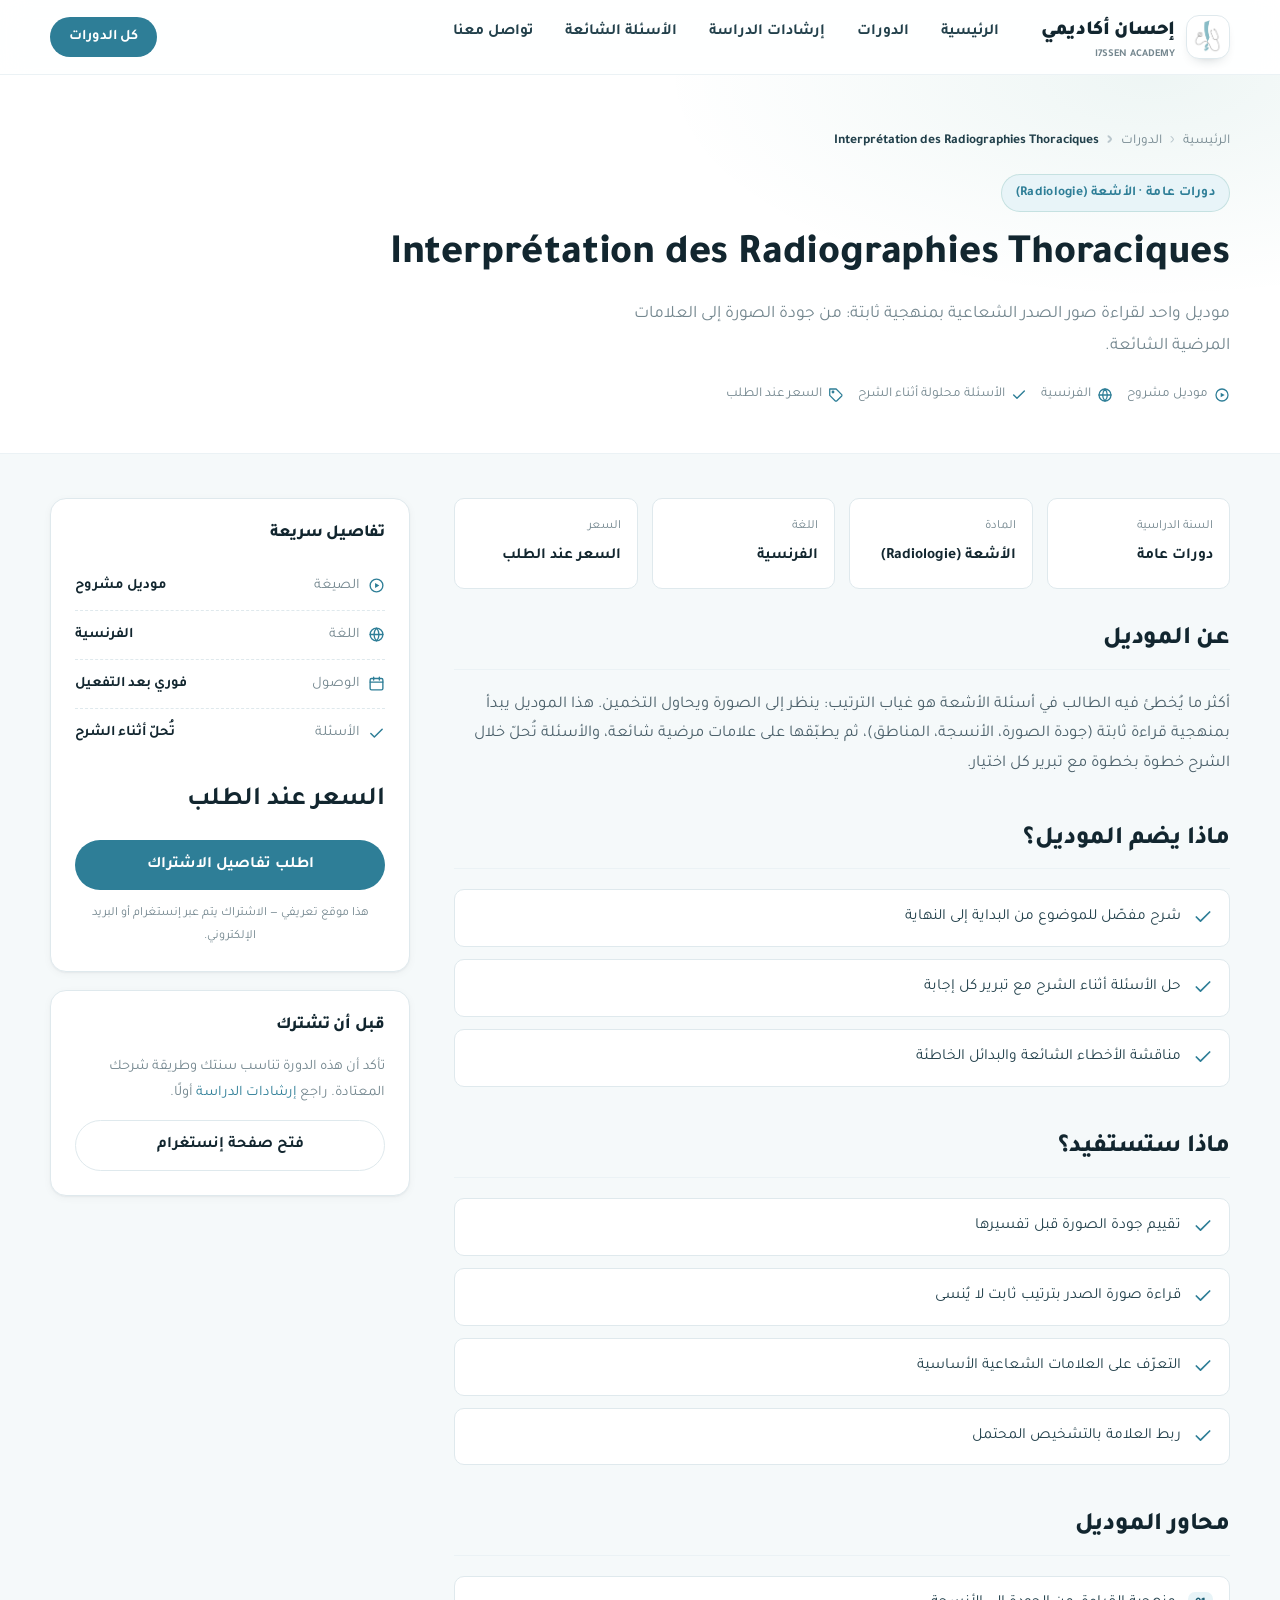
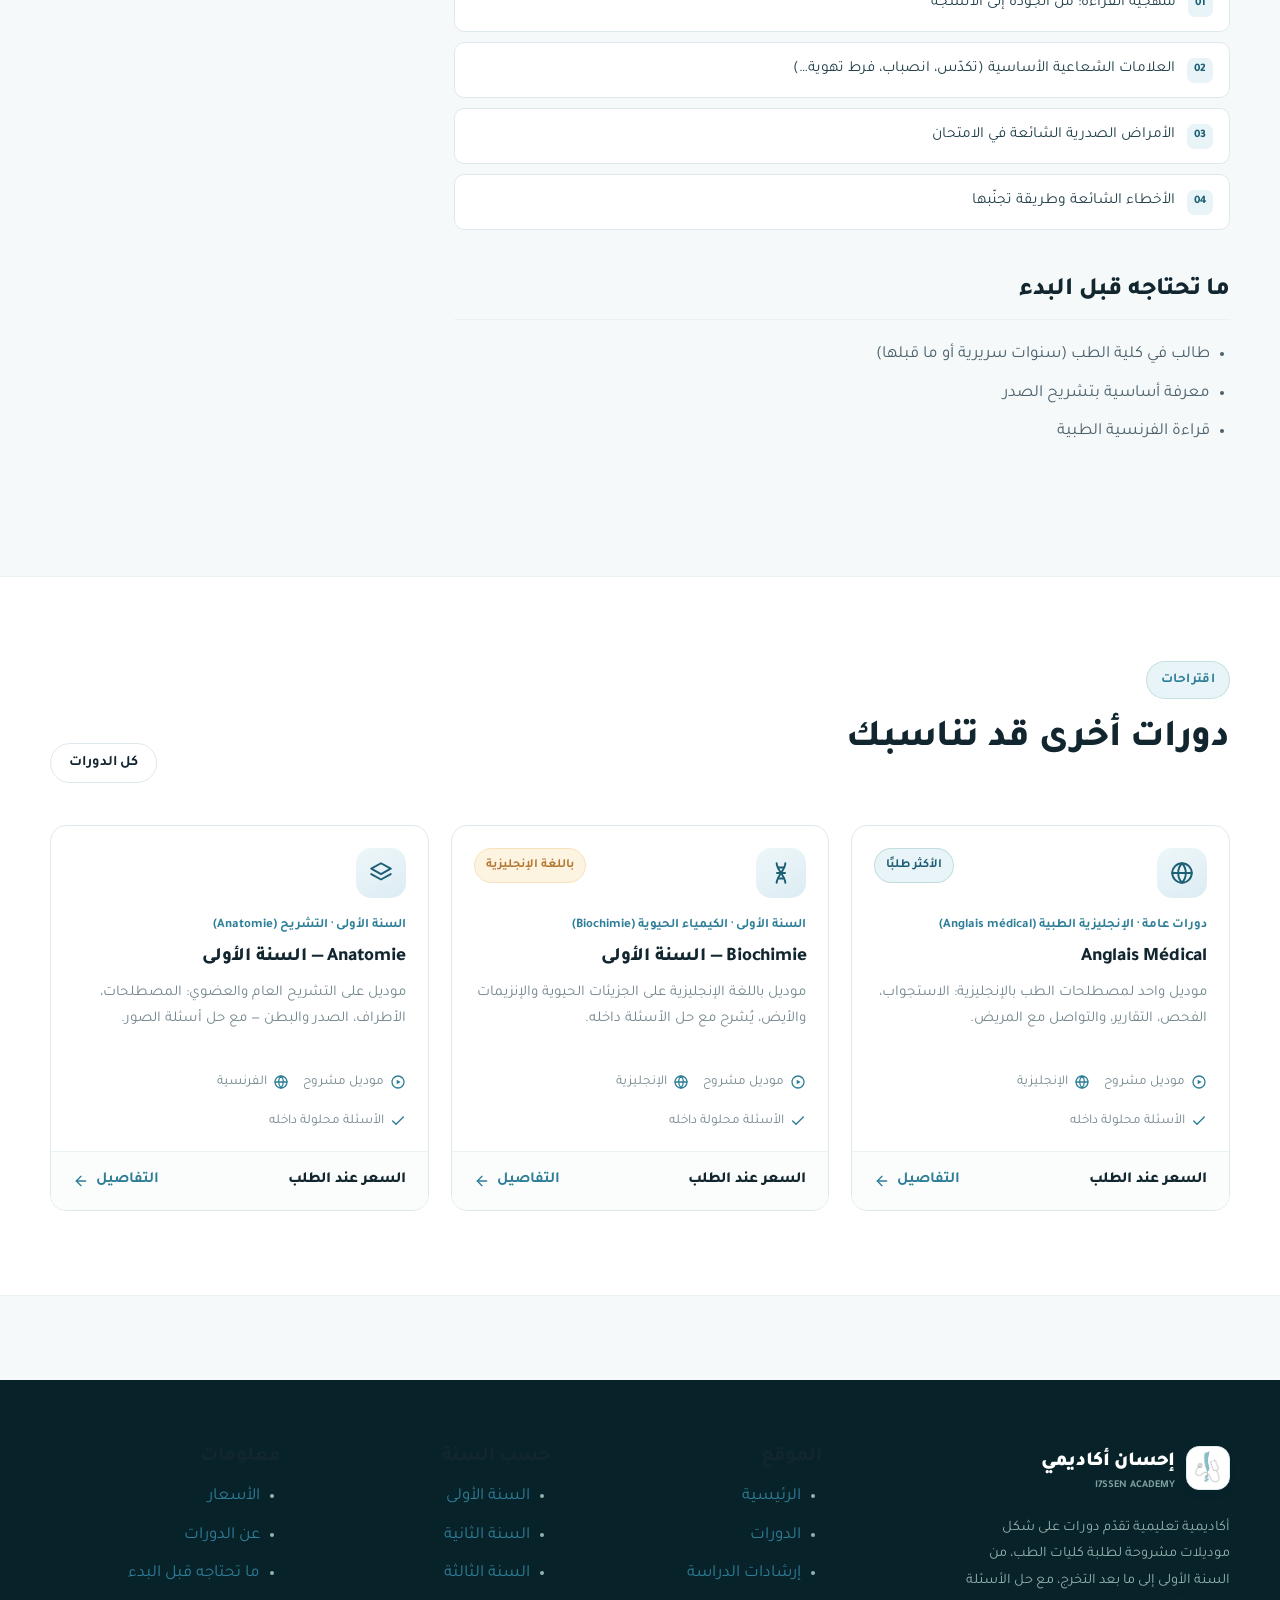
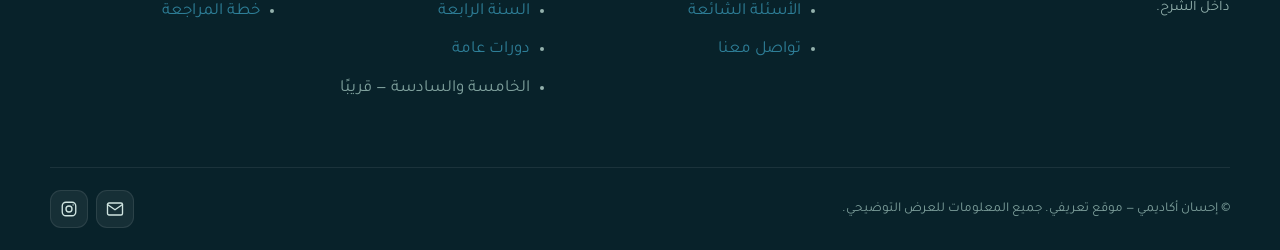
<file: course.html>
<!DOCTYPE html>
<html lang="ar" dir="rtl">
<head>
  <meta charset="UTF-8">
  <meta name="viewport" content="width=device-width, initial-scale=1">
  <title>تفاصيل الدورة | إحسان أكاديمي</title>
  <meta name="description" content="تفاصيل الدورة: اللغة، المحاور، ما يضمه الموديل، وما تحتاجه قبل البدء.">
  <link rel="icon" type="image/png" sizes="32x32" href="assets/img/favicon-32.png">
  <link rel="icon" type="image/png" sizes="48x48" href="assets/img/favicon-48.png">
  <link rel="apple-touch-icon" href="assets/img/apple-touch-icon.png">
  <meta name="theme-color" content="#0d2b35">
  <meta property="og:type" content="website">
  <meta property="og:site_name" content="إحسان أكاديمي">
  <meta property="og:locale" content="ar_DZ">
  <meta property="og:title" content="تفاصيل الدورة | إحسان أكاديمي">
  <meta property="og:description" content="تفاصيل الدورة: اللغة، المحاور، ما يضمه الموديل، وما تحتاجه قبل البدء.">
  <meta property="og:url" content="https://abdraoufbenabbes.github.io/i7ssen-academy/course.html">
  <meta property="og:image" content="https://abdraoufbenabbes.github.io/i7ssen-academy/assets/img/og-image.png">
  <meta property="og:image:width" content="1200">
  <meta property="og:image:height" content="630">
  <meta property="og:image:alt" content="إحسان أكاديمي — كل ما تحتاجه في رحلتك الطبية، في مكان واحد">
  <meta name="twitter:card" content="summary_large_image">
  <meta name="twitter:title" content="تفاصيل الدورة | إحسان أكاديمي">
  <meta name="twitter:description" content="تفاصيل الدورة: اللغة، المحاور، ما يضمه الموديل، وما تحتاجه قبل البدء.">
  <meta name="twitter:image" content="https://abdraoufbenabbes.github.io/i7ssen-academy/assets/img/og-image.png">
  <link rel="preconnect" href="https://fonts.googleapis.com">
  <link rel="preconnect" href="https://fonts.gstatic.com" crossorigin>
  <link href="https://fonts.googleapis.com/css2?family=Tajawal:wght@400;500;700;800;900&display=swap" rel="stylesheet">
  <link rel="stylesheet" href="assets/css/style.css">
</head>
<body>
  <a class="skip-link" href="#main">تخطَّ إلى المحتوى</a>

  <header class="site-header">
    <div class="container site-header__inner">
      <a class="brand" href="index.html">
        <span class="brand__mark" aria-hidden="true">
          <img src="assets/img/logo.png" alt="" onerror="this.onerror=null;this.src='assets/img/logo.svg'">
        </span>
        <span>إحسان أكاديمي<small>I7SSEN ACADEMY</small></span>
      </a>

      <button class="nav-toggle" type="button" aria-label="فتح القائمة" aria-expanded="false" aria-controls="site-nav">
        <span></span>
      </button>

      <nav class="nav" id="site-nav" aria-label="التنقّل الرئيسي">
        <ul class="nav__list">
          <li><a class="nav__link" href="index.html">الرئيسية</a></li>
          <li><a class="nav__link" href="courses.html">الدورات</a></li>
          <li><a class="nav__link" href="guide.html">إرشادات الدراسة</a></li>
          <li><a class="nav__link" href="faq.html">الأسئلة الشائعة</a></li>
          <li><a class="nav__link" href="contact.html">تواصل معنا</a></li>
        </ul>
      </nav>

      <a class="btn btn--sm header__cta" href="courses.html">كل الدورات</a>
    </div>
  </header>

  <main id="main">
    <!-- ترويسة الدورة تُبنى من ملف البيانات -->
    <section class="page-hero">
      <div class="container" id="course-hero">
        <noscript>
          <h1>تفاصيل الدورة</h1>
          <p>لعرض التفاصيل بشكل كامل، فضّلًا فعّل JavaScript أو
            <a href="courses.html">عُد إلى قائمة الدورات</a>.</p>
        </noscript>
      </div>
    </section>

    <section class="section" style="padding-top:44px">
      <div class="container course-layout">
        <div class="course-main" id="course-main">
          <!-- المحتوى الكامل يُبنى تلقائيًا -->
        </div>

        <aside class="course-aside" id="course-aside">
          <!-- بطاقة الاشتراك والمدرّب -->
        </aside>
      </div>
    </section>

    <section class="section section--alt">
      <div class="container">
        <div class="section-head" style="display:flex;justify-content:space-between;align-items:flex-end;gap:20px;max-width:none">
          <div>
            <span class="eyebrow">اقتراحات</span>
            <h2 class="mb-0">دورات أخرى قد تناسبك</h2>
          </div>
          <a class="btn btn--ghost btn--sm" href="courses.html">كل الدورات</a>
        </div>
        <div class="grid grid--3" id="related-grid"></div>
      </div>
    </section>
  </main>

  <footer class="site-footer">
    <div class="container">
      <div class="footer__grid">
        <div class="footer__about">
          <a class="brand" href="index.html">
            <span class="brand__mark" aria-hidden="true">
              <img src="assets/img/logo.png" alt="" onerror="this.onerror=null;this.src='assets/img/logo.svg'">
            </span>
            <span>إحسان أكاديمي<small>I7SSEN ACADEMY</small></span>
          </a>
          <p>أكاديمية تعليمية تقدّم دورات على شكل موديلات مشروحة لطلبة كليات الطب، من السنة الأولى إلى ما بعد التخرج، مع حل الأسئلة داخل الشرح.</p>
        </div>

        <div>
          <h3>الموقع</h3>
          <ul>
            <li><a href="index.html">الرئيسية</a></li>
            <li><a href="courses.html">الدورات</a></li>
            <li><a href="guide.html">إرشادات الدراسة</a></li>
            <li><a href="faq.html">الأسئلة الشائعة</a></li>
            <li><a href="contact.html">تواصل معنا</a></li>
          </ul>
        </div>

        <div>
          <h3>حسب السنة</h3>
          <ul>
            <li><a href="courses.html?year=1">السنة الأولى</a></li>
            <li><a href="courses.html?year=2">السنة الثانية</a></li>
            <li><a href="courses.html?year=3">السنة الثالثة</a></li>
            <li><a href="courses.html?year=4">السنة الرابعة</a></li>
            <li><a href="courses.html?year=0">دورات عامة</a></li>
            <li><span style="color:#7fa19d">الخامسة والسادسة — قريبًا</span></li>
          </ul>
        </div>

        <div>
          <h3>معلومات</h3>
          <ul>
            <li><a href="faq.html#pricing">الأسعار</a></li>
            <li><a href="faq.html#content">عن الدورات</a></li>
            <li><a href="guide.html#tools">ما تحتاجه قبل البدء</a></li>
            <li><a href="guide.html#schedule">خطة المراجعة</a></li>
          </ul>
        </div>
      </div>

      <div class="footer__bottom">
        <p>© إحسان أكاديمي — موقع تعريفي. جميع المعلومات للعرض التوضيحي.</p>
        <div class="socials">
                    <a href="mailto:academyihssen@gmail.com" aria-label="البريد الإلكتروني">
            <svg viewBox="0 0 24 24" fill="none" stroke="currentColor" stroke-width="1.8" stroke-linecap="round" stroke-linejoin="round"><rect x="2" y="4" width="20" height="16" rx="2"/><path d="M22 6l-10 7L2 6"/></svg>
          </a>
<a href="https://www.instagram.com/i7ssen_academy/" target="_blank" rel="noopener" aria-label="إنستغرام إحسان أكاديمي">
            <svg viewBox="0 0 24 24" fill="none" stroke="currentColor" stroke-width="1.8" stroke-linecap="round" stroke-linejoin="round"><rect x="3" y="3" width="18" height="18" rx="5"/><circle cx="12" cy="12" r="4"/><path d="M17.5 6.5h.01"/></svg>
          </a>
        </div>
      </div>
    </div>
  </footer>

  <script src="assets/js/data.js"></script>
  <script src="assets/js/main.js"></script>
</body>
</html>
</file>
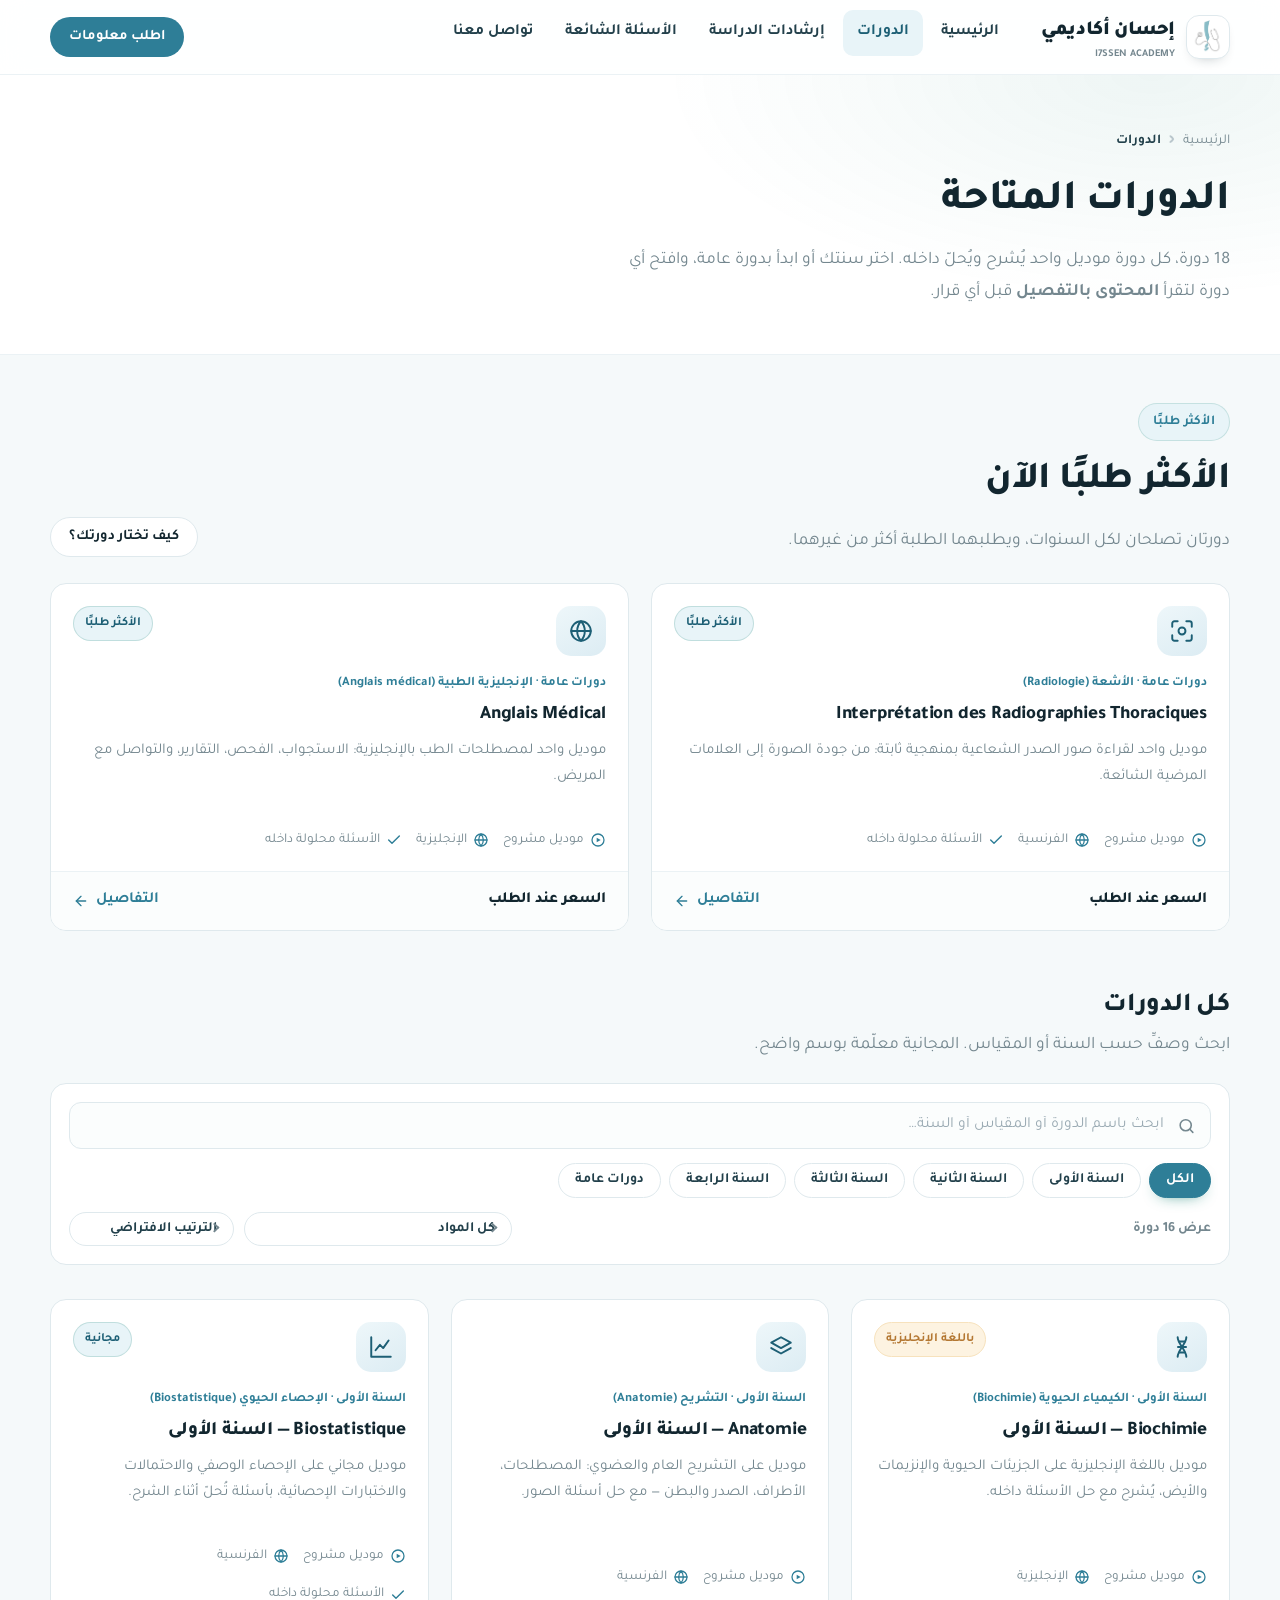
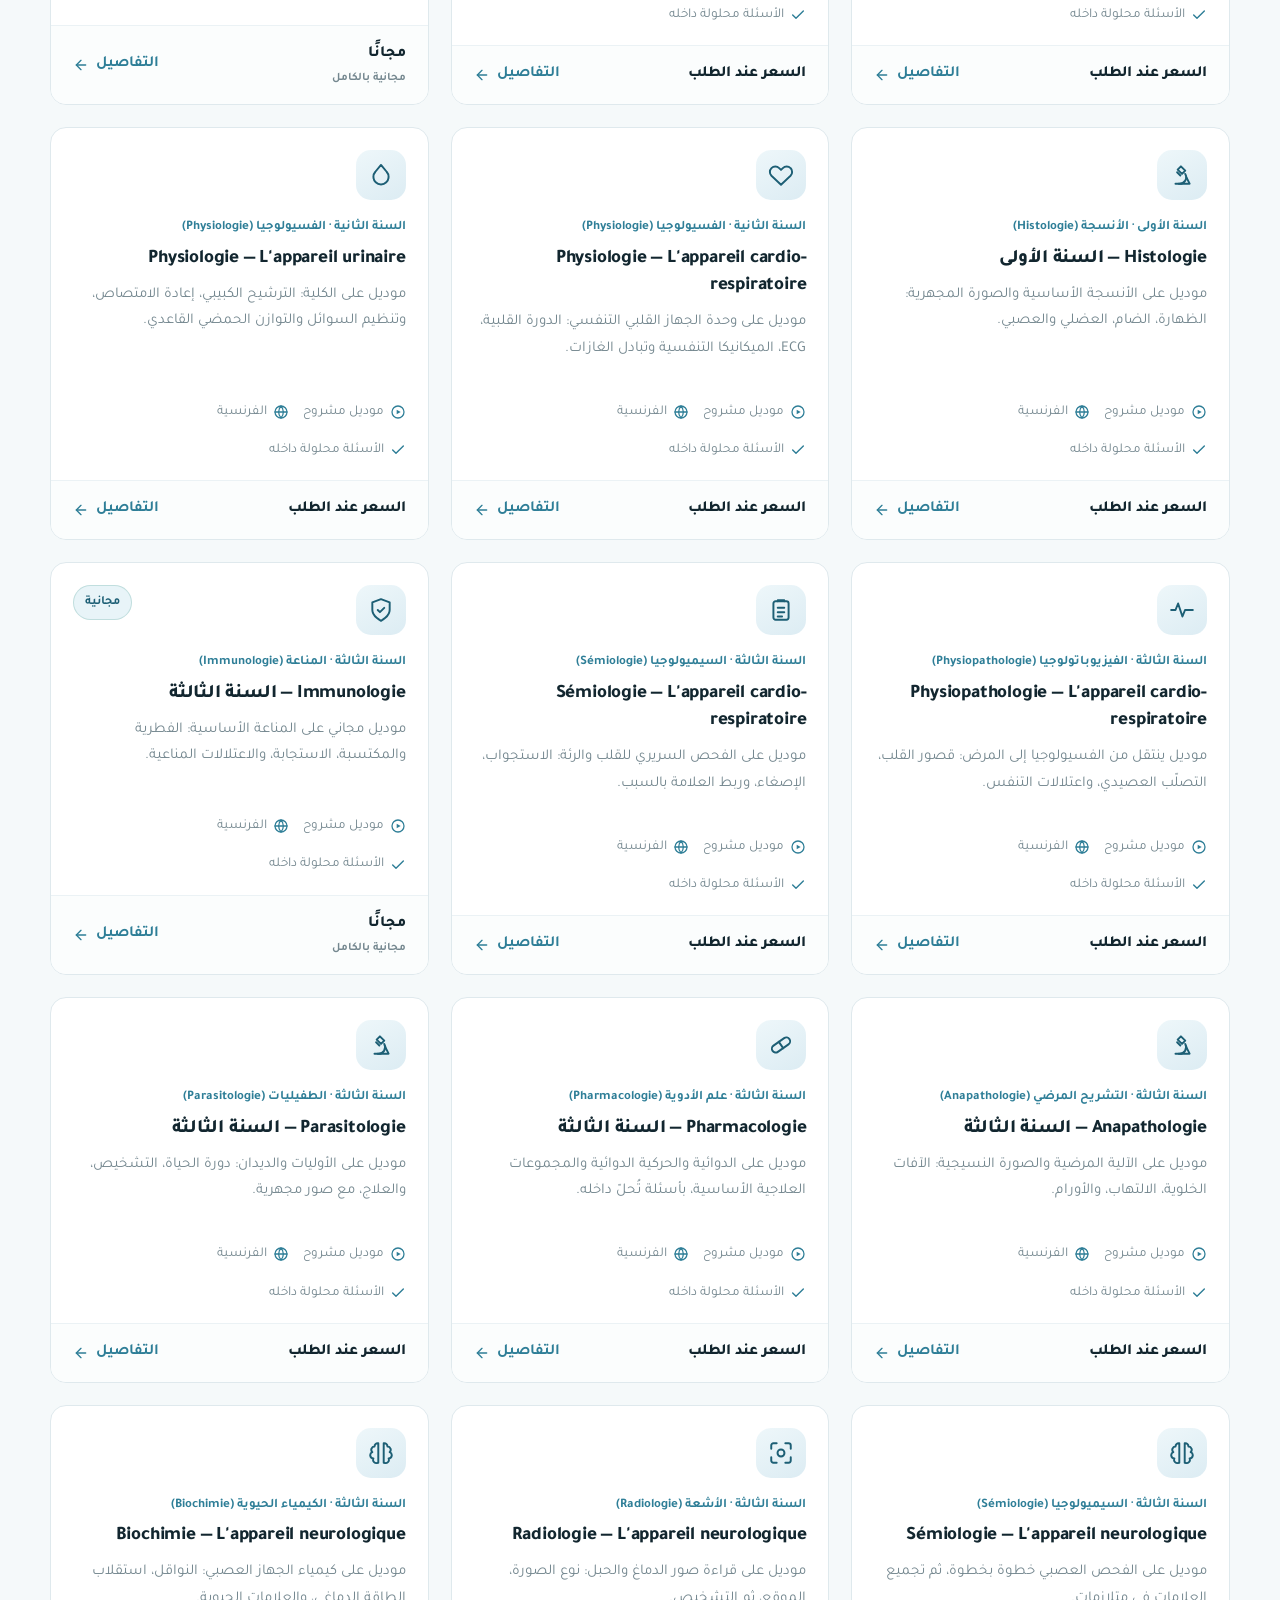
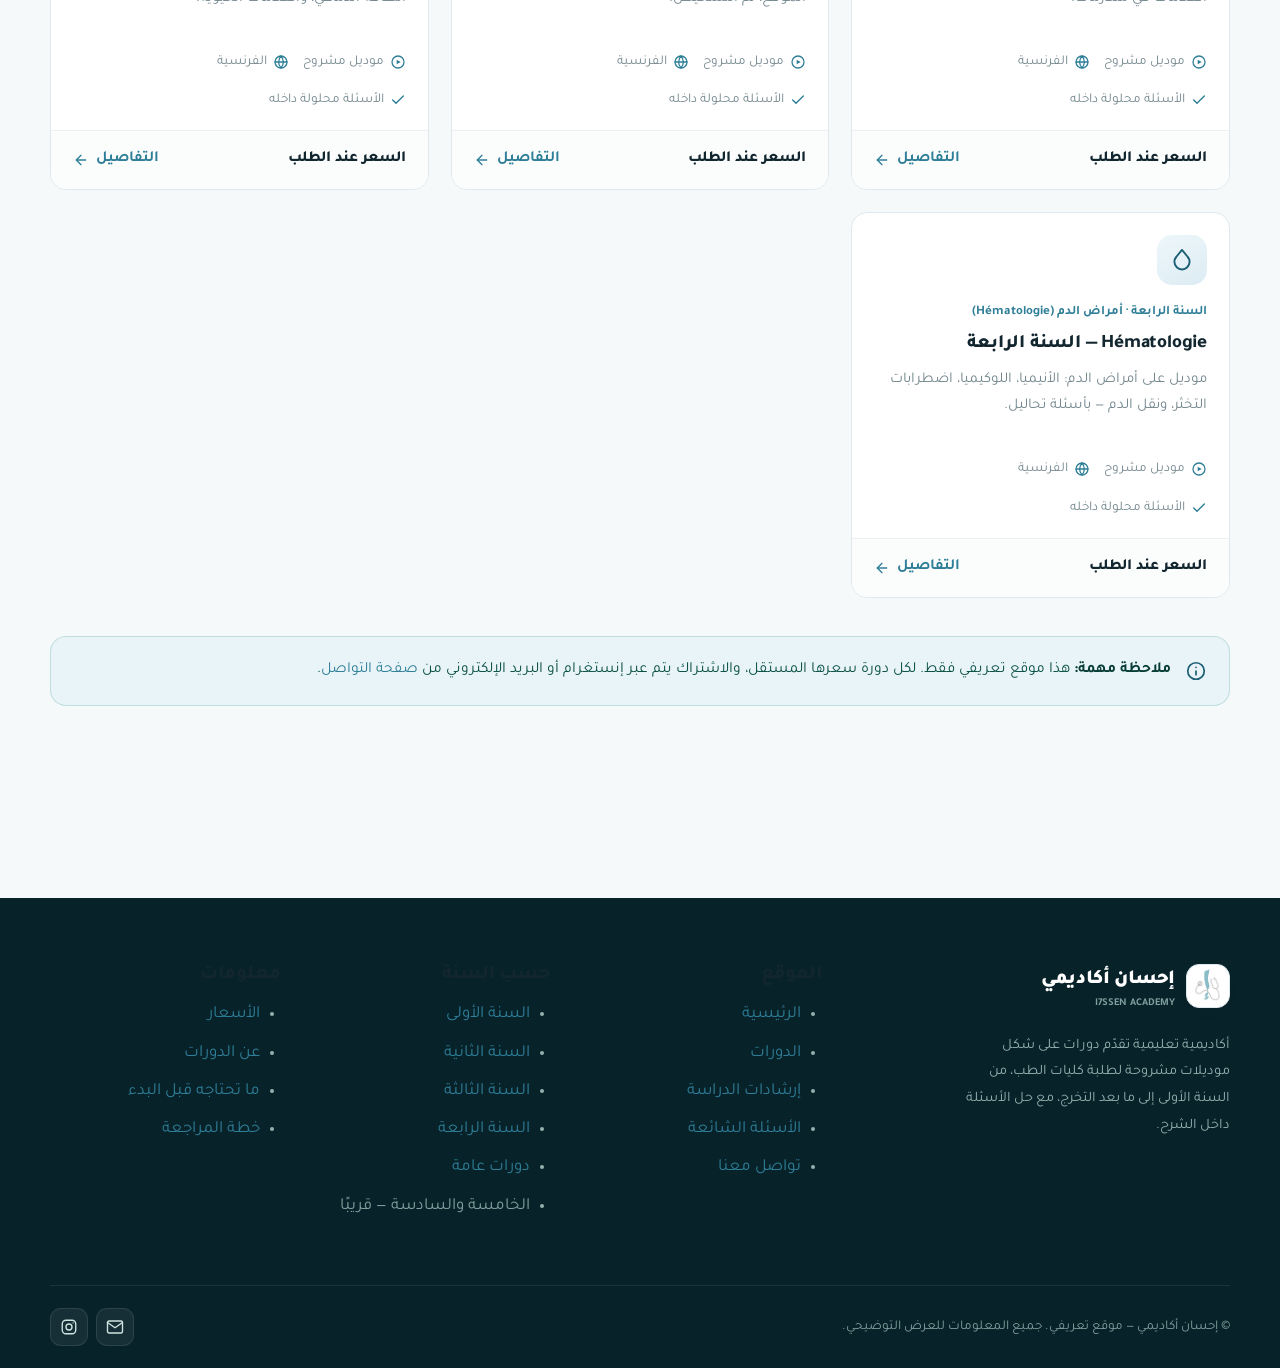
<file: courses.html>
<!DOCTYPE html>
<html lang="ar" dir="rtl">
<head>
  <meta charset="UTF-8">
  <meta name="viewport" content="width=device-width, initial-scale=1">
  <title>الدورات المتاحة | إحسان أكاديمي</title>
  <meta name="description" content="دورات إحسان أكاديمي: موديلات طبية مشروحة لكل سنة دراسية ومادة، مع حل الأسئلة داخل الشرح.">
  <link rel="icon" type="image/png" sizes="32x32" href="assets/img/favicon-32.png">
  <link rel="icon" type="image/png" sizes="48x48" href="assets/img/favicon-48.png">
  <link rel="apple-touch-icon" href="assets/img/apple-touch-icon.png">
  <meta name="theme-color" content="#0d2b35">
  <meta property="og:type" content="website">
  <meta property="og:site_name" content="إحسان أكاديمي">
  <meta property="og:locale" content="ar_DZ">
  <meta property="og:title" content="الدورات المتاحة | إحسان أكاديمي">
  <meta property="og:description" content="دورات إحسان أكاديمي: موديلات طبية مشروحة لكل سنة دراسية ومادة، مع حل الأسئلة داخل الشرح.">
  <meta property="og:url" content="https://abdraoufbenabbes.github.io/i7ssen-academy/courses.html">
  <meta property="og:image" content="https://abdraoufbenabbes.github.io/i7ssen-academy/assets/img/og-image.png">
  <meta property="og:image:width" content="1200">
  <meta property="og:image:height" content="630">
  <meta property="og:image:alt" content="إحسان أكاديمي — كل ما تحتاجه في رحلتك الطبية، في مكان واحد">
  <meta name="twitter:card" content="summary_large_image">
  <meta name="twitter:title" content="الدورات المتاحة | إحسان أكاديمي">
  <meta name="twitter:description" content="دورات إحسان أكاديمي: موديلات طبية مشروحة لكل سنة دراسية ومادة، مع حل الأسئلة داخل الشرح.">
  <meta name="twitter:image" content="https://abdraoufbenabbes.github.io/i7ssen-academy/assets/img/og-image.png">
  <link rel="preconnect" href="https://fonts.googleapis.com">
  <link rel="preconnect" href="https://fonts.gstatic.com" crossorigin>
  <link href="https://fonts.googleapis.com/css2?family=Tajawal:wght@400;500;700;800;900&display=swap" rel="stylesheet">
  <link rel="stylesheet" href="assets/css/style.css">
</head>
<body>
  <a class="skip-link" href="#main">تخطَّ إلى المحتوى</a>

  <header class="site-header">
    <div class="container site-header__inner">
      <a class="brand" href="index.html">
        <span class="brand__mark" aria-hidden="true">
          <img src="assets/img/logo.png" alt="" onerror="this.onerror=null;this.src='assets/img/logo.svg'">
        </span>
        <span>إحسان أكاديمي<small>I7SSEN ACADEMY</small></span>
      </a>

      <button class="nav-toggle" type="button" aria-label="فتح القائمة" aria-expanded="false" aria-controls="site-nav">
        <span></span>
      </button>

      <nav class="nav" id="site-nav" aria-label="التنقّل الرئيسي">
        <ul class="nav__list">
          <li><a class="nav__link" href="index.html">الرئيسية</a></li>
          <li><a class="nav__link" href="courses.html" aria-current="page">الدورات</a></li>
          <li><a class="nav__link" href="guide.html">إرشادات الدراسة</a></li>
          <li><a class="nav__link" href="faq.html">الأسئلة الشائعة</a></li>
          <li><a class="nav__link" href="contact.html">تواصل معنا</a></li>
        </ul>
      </nav>

      <a class="btn btn--sm header__cta" href="contact.html">اطلب معلومات</a>
    </div>
  </header>

  <main id="main">
    <section class="page-hero">
      <div class="container">
        <ol class="breadcrumb">
          <li><a href="index.html">الرئيسية</a></li>
          <li aria-current="page">الدورات</li>
        </ol>
        <h1>الدورات المتاحة</h1>
        <p>
          18 دورة، كل دورة موديل واحد يُشرح ويُحلّ داخله. اختر سنتك أو ابدأ بدورة عامة،
          وافتح أي دورة لتقرأ <strong>المحتوى بالتفصيل</strong> قبل أي قرار.
        </p>
      </div>
    </section>

    <!-- ======= الأكثر طلبًا (قسم منفصل) ======= -->
    <section class="section" style="padding:48px 0 10px">
      <div class="container">
        <div class="section-head" style="display:flex;justify-content:space-between;align-items:flex-end;gap:20px;max-width:none;margin-bottom:26px">
          <div>
            <span class="eyebrow">الأكثر طلبًا</span>
            <h2 class="mb-0">الأكثر طلبًا الآن</h2>
            <p style="margin-top:8px">دورتان تصلحان لكل السنوات، ويطلبهما الطلبة أكثر من غيرهما.</p>
          </div>
          <a class="btn btn--ghost btn--sm" href="guide.html">كيف تختار دورتك؟</a>
        </div>
        <div class="grid grid--2" id="top-grid"></div>
      </div>
    </section>

    <section class="section" style="padding-top:48px">
      <div class="container">

        <div class="section-head" style="margin-bottom:22px">
          <h2 style="font-size:26px;margin-bottom:6px">كل الدورات</h2>
          <p style="margin:0">ابحث وصفِّ حسب السنة أو المقياس. المجانية معلّمة بوسم واضح.</p>
        </div>

        <div class="filters">
          <div class="search-field">
            <svg viewBox="0 0 24 24" fill="none" stroke="currentColor" stroke-width="2" stroke-linecap="round" stroke-linejoin="round" aria-hidden="true">
              <circle cx="11" cy="11" r="7"/><path d="M20 20l-3.5-3.5"/>
            </svg>
            <label for="course-search" style="position:absolute;width:1px;height:1px;overflow:hidden;clip:rect(0 0 0 0)">ابحث في الموديلات</label>
            <input type="search" id="course-search" placeholder="ابحث باسم الدورة أو المقياس أو السنة…">
          </div>

          <div class="chips" id="course-chips" role="group" aria-label="تصفية حسب السنة الدراسية">
            <!-- تُبنى تلقائيًا -->
          </div>

          <div class="filters__row">
            <span class="filters__count" id="course-count" aria-live="polite">…</span>
            <div style="display:flex;gap:10px;flex-wrap:wrap">
              <div class="select-wrap">
                <label for="course-subject" style="position:absolute;width:1px;height:1px;overflow:hidden;clip:rect(0 0 0 0)">المادة</label>
                <select id="course-subject">
                  <option value="all">كل المواد</option>
                  <option value="biochimie">الكيمياء الحيوية (Biochimie)</option>
                  <option value="anatomie">التشريح (Anatomie)</option>
                  <option value="biostatistique">الإحصاء الحيوي (Biostatistique)</option>
                  <option value="histologie">الأنسجة (Histologie)</option>
                  <option value="physiologie">الفسيولوجيا (Physiologie)</option>
                  <option value="physiopathologie">الفيزيوباتولوجيا (Physiopathologie)</option>
                  <option value="semiologie">السيميولوجيا (Sémiologie)</option>
                  <option value="immunologie">المناعة (Immunologie)</option>
                  <option value="anapathologie">التشريح المرضي (Anapathologie)</option>
                  <option value="pharmacologie">علم الأدوية (Pharmacologie)</option>
                  <option value="parasitologie">الطفيليات (Parasitologie)</option>
                  <option value="radiologie">الأشعة (Radiologie)</option>
                  <option value="anglais">الإنجليزية الطبية (Anglais médical)</option>
                  <option value="hematologie">أمراض الدم (Hématologie)</option>
                </select>
              </div>

              <div class="select-wrap">
                <label for="course-sort" style="position:absolute;width:1px;height:1px;overflow:hidden;clip:rect(0 0 0 0)">الترتيب</label>
                <select id="course-sort">
                  <option value="default">الترتيب الافتراضي</option>
                  <option value="year">حسب السنة</option>
                  <option value="free-first">المجانية أولًا</option>
                </select>
              </div>
            </div>
          </div>
        </div>

        <div class="grid grid--3" id="course-grid">
          <!-- تُبنى تلقائيًا من assets/js/data.js -->
        </div>

        <noscript>
          <p style="text-align:center;margin-top:24px">
            عرض الموديلات التفاعلي يحتاج تشغيل JavaScript. يمكنك مع ذلك تصفّح صفحات
            الموديلات مباشرة عبر روابط مثل
            <a href="course.html?id=anatomy-year-1">موديلات التشريح — السنة الأولى</a>.
          </p>
        </noscript>

        <div class="callout" style="margin-top:38px">
          <svg viewBox="0 0 24 24" fill="none" stroke="currentColor" stroke-width="1.9" stroke-linecap="round" stroke-linejoin="round" aria-hidden="true">
            <circle cx="12" cy="12" r="9"/><path d="M12 16v-4"/><path d="M12 8h.01"/>
          </svg>
          <p>
            <strong>ملاحظة مهمة:</strong> هذا موقع تعريفي فقط. لكل دورة سعرها المستقل،
            والاشتراك يتم عبر إنستغرام أو البريد الإلكتروني
            من <a href="contact.html">صفحة التواصل</a>.
          </p>
        </div>
      </div>
    </section>
  </main>

  <footer class="site-footer">
    <div class="container">
      <div class="footer__grid">
        <div class="footer__about">
          <a class="brand" href="index.html">
            <span class="brand__mark" aria-hidden="true">
              <img src="assets/img/logo.png" alt="" onerror="this.onerror=null;this.src='assets/img/logo.svg'">
            </span>
            <span>إحسان أكاديمي<small>I7SSEN ACADEMY</small></span>
          </a>
          <p>أكاديمية تعليمية تقدّم دورات على شكل موديلات مشروحة لطلبة كليات الطب، من السنة الأولى إلى ما بعد التخرج، مع حل الأسئلة داخل الشرح.</p>
        </div>

        <div>
          <h3>الموقع</h3>
          <ul>
            <li><a href="index.html">الرئيسية</a></li>
            <li><a href="courses.html">الدورات</a></li>
            <li><a href="guide.html">إرشادات الدراسة</a></li>
            <li><a href="faq.html">الأسئلة الشائعة</a></li>
            <li><a href="contact.html">تواصل معنا</a></li>
          </ul>
        </div>

        <div>
          <h3>حسب السنة</h3>
          <ul>
            <li><a href="courses.html?year=1">السنة الأولى</a></li>
            <li><a href="courses.html?year=2">السنة الثانية</a></li>
            <li><a href="courses.html?year=3">السنة الثالثة</a></li>
            <li><a href="courses.html?year=4">السنة الرابعة</a></li>
            <li><a href="courses.html?year=0">دورات عامة</a></li>
            <li><span style="color:#7fa19d">الخامسة والسادسة — قريبًا</span></li>
          </ul>
        </div>

        <div>
          <h3>معلومات</h3>
          <ul>
            <li><a href="faq.html#pricing">الأسعار</a></li>
            <li><a href="faq.html#content">عن الدورات</a></li>
            <li><a href="guide.html#tools">ما تحتاجه قبل البدء</a></li>
            <li><a href="guide.html#schedule">خطة المراجعة</a></li>
          </ul>
        </div>
      </div>

      <div class="footer__bottom">
        <p>© إحسان أكاديمي — موقع تعريفي. جميع المعلومات للعرض التوضيحي.</p>
        <div class="socials">
                    <a href="mailto:academyihssen@gmail.com" aria-label="البريد الإلكتروني">
            <svg viewBox="0 0 24 24" fill="none" stroke="currentColor" stroke-width="1.8" stroke-linecap="round" stroke-linejoin="round"><rect x="2" y="4" width="20" height="16" rx="2"/><path d="M22 6l-10 7L2 6"/></svg>
          </a>
<a href="https://www.instagram.com/i7ssen_academy/" target="_blank" rel="noopener" aria-label="إنستغرام إحسان أكاديمي">
            <svg viewBox="0 0 24 24" fill="none" stroke="currentColor" stroke-width="1.8" stroke-linecap="round" stroke-linejoin="round"><rect x="3" y="3" width="18" height="18" rx="5"/><circle cx="12" cy="12" r="4"/><path d="M17.5 6.5h.01"/></svg>
          </a>
        </div>
      </div>
    </div>
  </footer>

  <script src="assets/js/data.js"></script>
  <script src="assets/js/main.js"></script>
</body>
</html>
</file>
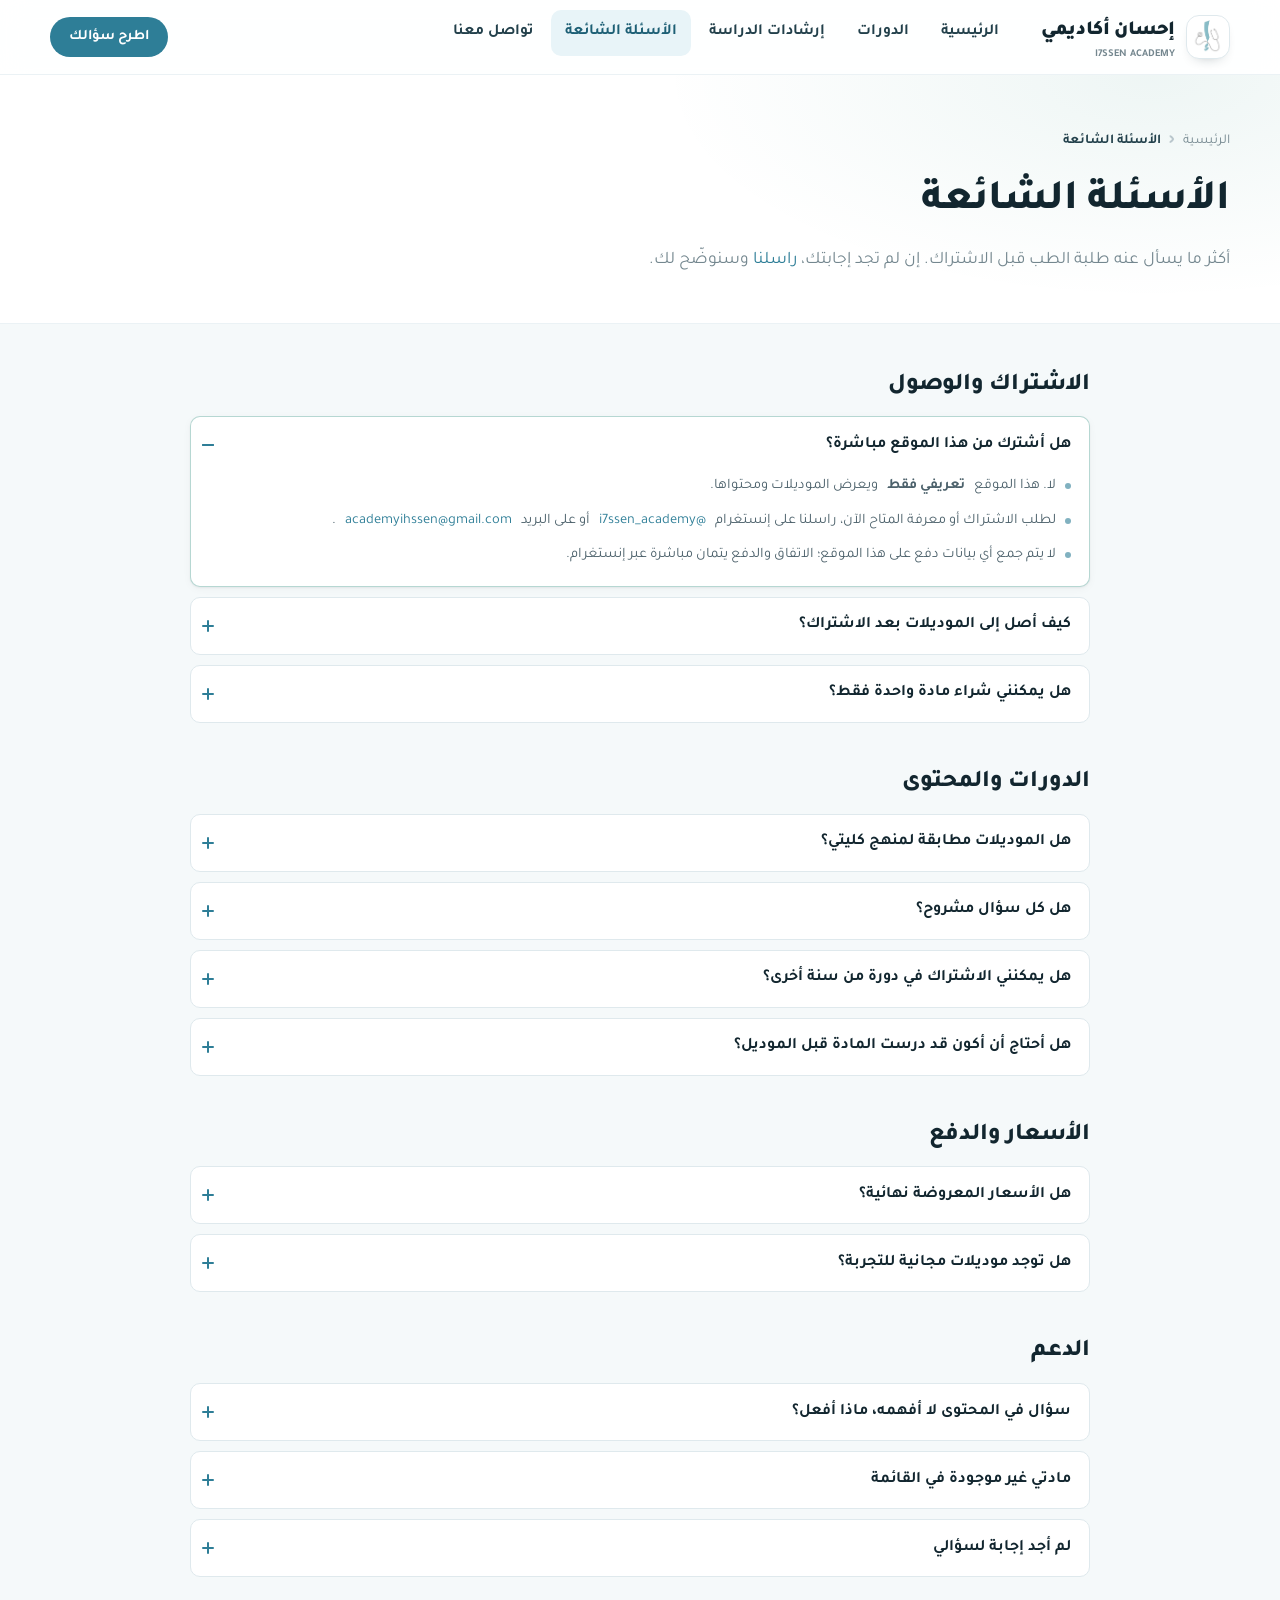
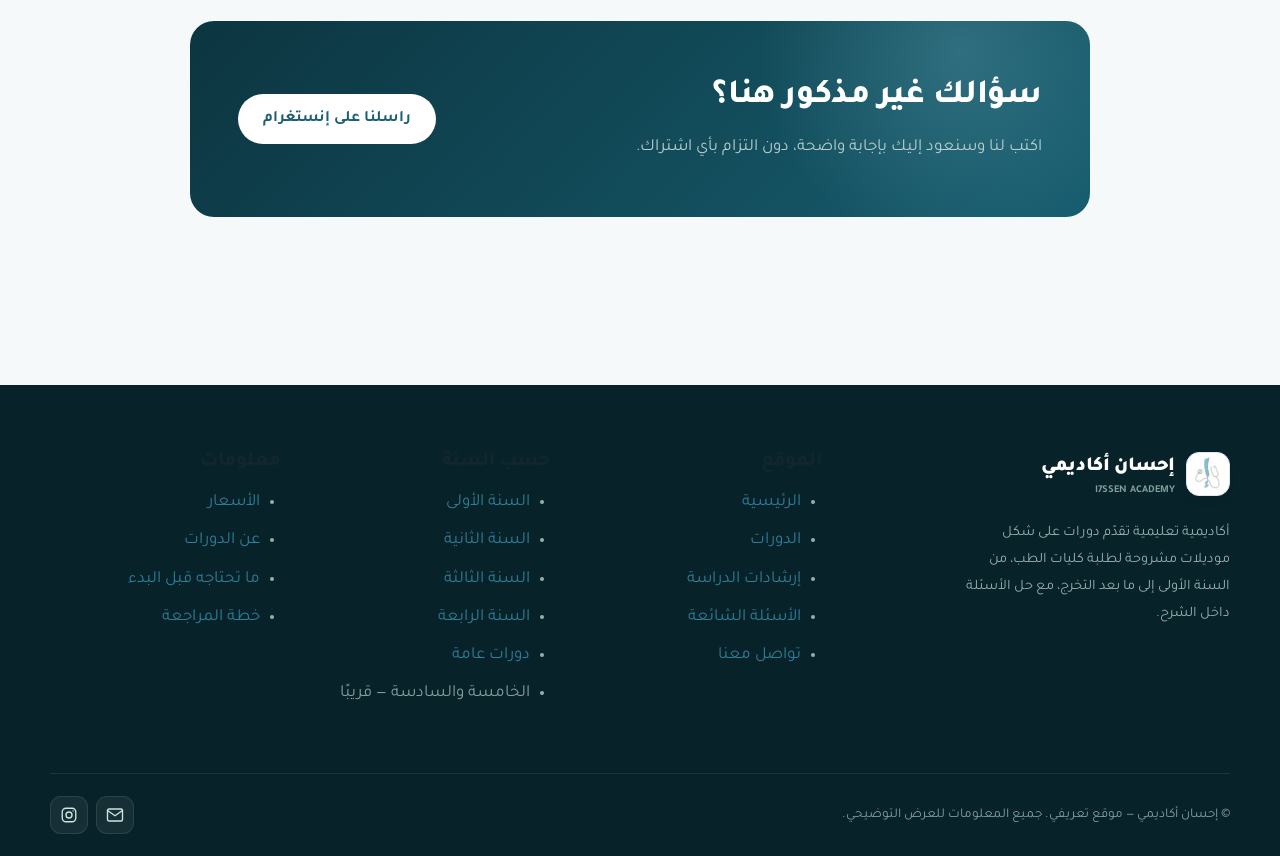
<file: faq.html>
<!DOCTYPE html>
<html lang="ar" dir="rtl">
<head>
  <meta charset="UTF-8">
  <meta name="viewport" content="width=device-width, initial-scale=1">
  <title>الأسئلة الشائعة | إحسان أكاديمي</title>
  <meta name="description" content="إجابات عن الأسئلة الشائعة حول موديلات إحسان أكاديمي: الاشتراك، مطابقة المنهج، الشرح، التحديثات والأسعار.">
  <link rel="icon" type="image/png" sizes="32x32" href="assets/img/favicon-32.png">
  <link rel="icon" type="image/png" sizes="48x48" href="assets/img/favicon-48.png">
  <link rel="apple-touch-icon" href="assets/img/apple-touch-icon.png">
  <meta name="theme-color" content="#0d2b35">
  <meta property="og:type" content="website">
  <meta property="og:site_name" content="إحسان أكاديمي">
  <meta property="og:locale" content="ar_DZ">
  <meta property="og:title" content="الأسئلة الشائعة | إحسان أكاديمي">
  <meta property="og:description" content="إجابات عن الأسئلة الشائعة حول موديلات إحسان أكاديمي: الاشتراك، مطابقة المنهج، الشرح، التحديثات والأسعار.">
  <meta property="og:url" content="https://abdraoufbenabbes.github.io/i7ssen-academy/faq.html">
  <meta property="og:image" content="https://abdraoufbenabbes.github.io/i7ssen-academy/assets/img/og-image.png">
  <meta property="og:image:width" content="1200">
  <meta property="og:image:height" content="630">
  <meta property="og:image:alt" content="إحسان أكاديمي — كل ما تحتاجه في رحلتك الطبية، في مكان واحد">
  <meta name="twitter:card" content="summary_large_image">
  <meta name="twitter:title" content="الأسئلة الشائعة | إحسان أكاديمي">
  <meta name="twitter:description" content="إجابات عن الأسئلة الشائعة حول موديلات إحسان أكاديمي: الاشتراك، مطابقة المنهج، الشرح، التحديثات والأسعار.">
  <meta name="twitter:image" content="https://abdraoufbenabbes.github.io/i7ssen-academy/assets/img/og-image.png">
  <link rel="preconnect" href="https://fonts.googleapis.com">
  <link rel="preconnect" href="https://fonts.gstatic.com" crossorigin>
  <link href="https://fonts.googleapis.com/css2?family=Tajawal:wght@400;500;700;800;900&display=swap" rel="stylesheet">
  <link rel="stylesheet" href="assets/css/style.css">
</head>
<body>
  <a class="skip-link" href="#main">تخطَّ إلى المحتوى</a>

  <header class="site-header">
    <div class="container site-header__inner">
      <a class="brand" href="index.html">
        <span class="brand__mark" aria-hidden="true">
          <img src="assets/img/logo.png" alt="" onerror="this.onerror=null;this.src='assets/img/logo.svg'">
        </span>
        <span>إحسان أكاديمي<small>I7SSEN ACADEMY</small></span>
      </a>

      <button class="nav-toggle" type="button" aria-label="فتح القائمة" aria-expanded="false" aria-controls="site-nav">
        <span></span>
      </button>

      <nav class="nav" id="site-nav" aria-label="التنقّل الرئيسي">
        <ul class="nav__list">
          <li><a class="nav__link" href="index.html">الرئيسية</a></li>
          <li><a class="nav__link" href="courses.html">الدورات</a></li>
          <li><a class="nav__link" href="guide.html">إرشادات الدراسة</a></li>
          <li><a class="nav__link" href="faq.html" aria-current="page">الأسئلة الشائعة</a></li>
          <li><a class="nav__link" href="contact.html">تواصل معنا</a></li>
        </ul>
      </nav>

      <a class="btn btn--sm header__cta" href="contact.html">اطرح سؤالك</a>
    </div>
  </header>

  <main id="main">
    <section class="page-hero">
      <div class="container">
        <ol class="breadcrumb">
          <li><a href="index.html">الرئيسية</a></li>
          <li aria-current="page">الأسئلة الشائعة</li>
        </ol>
        <h1>الأسئلة الشائعة</h1>
        <p>
          أكثر ما يسأل عنه طلبة الطب قبل الاشتراك. إن لم تجد إجابتك،
          <a href="contact.html">راسلنا</a> وسنوضّح لك.
        </p>
      </div>
    </section>

    <section class="section" style="padding-top:46px">
      <div class="container" style="max-width:900px">

        <!-- الاشتراك -->
        <section id="registration" style="margin-bottom:44px">
          <h2 style="font-size:24px">الاشتراك والوصول</h2>
          <div class="accordion">
            <div class="acc-item is-open">
              <button class="acc-btn" type="button" aria-expanded="true">
                <span class="acc-title">هل أشترك من هذا الموقع مباشرة؟</span>
                <span class="acc-icon" aria-hidden="true"></span>
              </button>
              <div class="acc-panel">
                <div>
                  <ul>
                    <li>لا. هذا الموقع <strong>تعريفي فقط</strong> ويعرض الموديلات ومحتواها.</li>
                    <li>لطلب الاشتراك أو معرفة المتاح الآن، راسلنا على إنستغرام <a href="https://www.instagram.com/i7ssen_academy/" target="_blank" rel="noopener">@i7ssen_academy</a> أو على البريد <a href="mailto:academyihssen@gmail.com">academyihssen@gmail.com</a>.</li>
                    <li>لا يتم جمع أي بيانات دفع على هذا الموقع؛ الاتفاق والدفع يتمان مباشرة عبر إنستغرام.</li>
                  </ul>
                </div>
              </div>
            </div>

            <div class="acc-item">
              <button class="acc-btn" type="button" aria-expanded="false">
                <span class="acc-title">كيف أصل إلى الموديلات بعد الاشتراك؟</span>
                <span class="acc-icon" aria-hidden="true"></span>
              </button>
              <div class="acc-panel">
                <div>
                  <ul>
                    <li>تُفعَّل لك الدورة بعد تأكيد الاشتراك عبر إنستغرام.</li>
                    <li>طريقة الوصول (الرابط أو المنصة) تُرسل لك في نفس المحادثة عند التفعيل.</li>
                    <li>مدة الوصول وإمكانية إعادة المشاهدة تُوضَّحان قبل الاشتراك.</li>
                  </ul>
                </div>
              </div>
            </div>

            <div class="acc-item">
              <button class="acc-btn" type="button" aria-expanded="false">
                <span class="acc-title">هل يمكنني شراء مادة واحدة فقط؟</span>
                <span class="acc-icon" aria-hidden="true"></span>
              </button>
              <div class="acc-panel">
                <div>
                  <ul>
                    <li>نعم، كل دورة مستقلة بسعرها الخاص، ويُعلَن السعر عند التواصل.</li>
                    <li>أي باقة أو عرض لسنة كاملة يُعلَن عبر إنستغرام قبل الاشتراك.</li>
                  </ul>
                </div>
              </div>
            </div>
          </div>
        </section>

        <!-- المحتوى -->
        <section id="content" style="margin-bottom:44px">
          <h2 style="font-size:24px">الدورات والمحتوى</h2>
          <div class="accordion">
            <div class="acc-item">
              <button class="acc-btn" type="button" aria-expanded="false">
                <span class="acc-title">هل الموديلات مطابقة لمنهج كليتي؟</span>
                <span class="acc-icon" aria-hidden="true"></span>
              </button>
              <div class="acc-panel">
                <div>
                  <ul>
                    <li>الدورات مبنية على المناهج المتعارف عليها في كليات الطب، وعلى صياغة الأسئلة الشائعة.</li>
                    <li>الفروق بين الكليات موجودة دائمًا؛ صفحة كل دورة تعرض محاورها بدقة لتقارنها بمنهجك.</li>
                    <li>إن كانت كليتك تعتمد منهجًا خاصًا، أرسل لنا وصفه وسنوضّح مدى التغطية.</li>
                  </ul>
                </div>
              </div>
            </div>

            <div class="acc-item">
              <button class="acc-btn" type="button" aria-expanded="false">
                <span class="acc-title">هل كل سؤال مشروح؟</span>
                <span class="acc-icon" aria-hidden="true"></span>
              </button>
              <div class="acc-panel">
                <div>
                  <ul>
                    <li>نعم، لكل سؤال شرح مختصر للإجابة الصحيحة.</li>
                    <li>ويُوضَّح سبب استبعاد البديل الأقرب للخطأ، وهو ما يمنع تكرار الخطأ نفسه.</li>
                    <li>الأسئلة المعتمدة على الصور تتضمّن تعليقًا على الصورة.</li>
                  </ul>
                </div>
              </div>
            </div>

            <div class="acc-item">
              <button class="acc-btn" type="button" aria-expanded="false">
                <span class="acc-title">هل يمكنني الاشتراك في دورة من سنة أخرى؟</span>
                <span class="acc-icon" aria-hidden="true"></span>
              </button>
              <div class="acc-panel">
                <div>
                  <ul>
                    <li>نعم، كل دورة مستقلة وليست مرتبطة إجباريًا بسنّتك.</li>
                    <li>لكن ابدأ بدورة سنتك، لأن المحتوى يفترض مستوى معرفيًا معيّنًا.</li>
                    <li>الدورات العامة (الأشعة الصدرية والإنجليزية الطبية) تصلح لكل السنوات.</li>
                  </ul>
                </div>
              </div>
            </div>

            <div class="acc-item">
              <button class="acc-btn" type="button" aria-expanded="false">
                <span class="acc-title">هل أحتاج أن أكون قد درست المادة قبل الموديل؟</span>
                <span class="acc-icon" aria-hidden="true"></span>
              </button>
              <div class="acc-panel">
                <div>
                  <ul>
                    <li>الدورة نفسها موديل مشروح، تفترض أنك درست الموضوع أو على الأقل تعرف أساسياته.</li>
                    <li>إن كنت تبدأ من الصفر، راجع المحاضرات أولًا ثم شاهد الموديل؛ ستستفيد منه أكثر.</li>
                  </ul>
                </div>
              </div>
            </div>
          </div>
        </section>

        <!-- الأسعار -->
        <section id="pricing" style="margin-bottom:44px">
          <h2 style="font-size:24px">الأسعار والدفع</h2>
          <div class="accordion">
            <div class="acc-item">
              <button class="acc-btn" type="button" aria-expanded="false">
                <span class="acc-title">هل الأسعار المعروضة نهائية؟</span>
                <span class="acc-icon" aria-hidden="true"></span>
              </button>
              <div class="acc-panel">
                <div>
                  <ul>
                    <li>لكل دورة سعرها المستقل، ويُعلَن عند التواصل. الدورات المعلّمة بـ«مجانية» مجانية بالكامل.</li>
                    <li>أي عرض أو باقة تُعلَن قبل الاشتراك عبر قنوات التواصل.</li>
                    <li>لا يوجد دفع على هذا الموقع؛ التفعيل يتم بعد التواصل عبر إنستغرام أو البريد.</li>
                  </ul>
                </div>
              </div>
            </div>

            <div class="acc-item">
              <button class="acc-btn" type="button" aria-expanded="false">
                <span class="acc-title">هل توجد موديلات مجانية للتجربة؟</span>
                <span class="acc-icon" aria-hidden="true"></span>
              </button>
              <div class="acc-panel">
                <div>
                  <ul>
                    <li>نعم، دورتان مجانيتان بالكامل حاليًا: <strong>Biostatistique</strong> (السنة الأولى) و<strong>Immunologie</strong> (السنة الثالثة).</li>
                    <li>يمكنك حلّهما كاملين للتعرّف على أسلوب الشرح قبل أي اشتراك.</li>
                    <li>يمكنك مراسلتنا على إنستغرام لمعرفة إن كان متاح موديل تجريبي قصير للمادة التي تريدها.</li>
                  </ul>
                </div>
              </div>
            </div>
          </div>
        </section>

        <!-- الدعم -->
        <section id="support" style="margin-bottom:44px">
          <h2 style="font-size:24px">الدعم</h2>
          <div class="accordion">
            <div class="acc-item">
              <button class="acc-btn" type="button" aria-expanded="false">
                <span class="acc-title">سؤال في المحتوى لا أفهمه، ماذا أفعل؟</span>
                <span class="acc-icon" aria-hidden="true"></span>
              </button>
              <div class="acc-panel">
                <div>
                  <ul>
                    <li>اتبع خطوات <a href="guide.html#help">طلب المساعدة</a> وأرسل اسم الدورة والسؤال.</li>
                    <li>وقت الرد المعتاد من يوم إلى يومين عمل.</li>
                  </ul>
                </div>
              </div>
            </div>

            <div class="acc-item">
              <button class="acc-btn" type="button" aria-expanded="false">
                <span class="acc-title">مادتي غير موجودة في القائمة</span>
                <span class="acc-icon" aria-hidden="true"></span>
              </button>
              <div class="acc-panel">
                <div>
                  <ul>
                    <li>أرسل اسم المادة وسنتك الدراسية في رسالة على إنستغرام.</li>
                    <li>نُخبرك إن كانت ضمن الخطة القريبة، ونضيفك لقائمة الإشعار عند توفرها.</li>
                  </ul>
                </div>
              </div>
            </div>

            <div class="acc-item">
              <button class="acc-btn" type="button" aria-expanded="false">
                <span class="acc-title">لم أجد إجابة لسؤالي</span>
                <span class="acc-icon" aria-hidden="true"></span>
              </button>
              <div class="acc-panel">
                <div>
                  <ul>
                    <li>أرسل لنا رسالة على <a href="https://www.instagram.com/i7ssen_academy/" target="_blank" rel="noopener">إنستغرام</a> وحدّد السنة والمادة.</li>
                    <li>إن كان سؤالك عن دورة معيّنة، اذكر اسمها وسنتها في رسالتك على إنستغرام.</li>
                  </ul>
                </div>
              </div>
            </div>
          </div>
        </section>

        <div class="cta-band" style="margin-top:10px">
          <div>
            <h2>سؤالك غير مذكور هنا؟</h2>
            <p>اكتب لنا وسنعود إليك بإجابة واضحة، دون التزام بأي اشتراك.</p>
          </div>
          <div class="cta-band__actions">
            <a class="btn btn--light" href="https://www.instagram.com/i7ssen_academy/" target="_blank" rel="noopener">راسلنا على إنستغرام</a>
          </div>
        </div>

      </div>
    </section>
  </main>

  <footer class="site-footer">
    <div class="container">
      <div class="footer__grid">
        <div class="footer__about">
          <a class="brand" href="index.html">
            <span class="brand__mark" aria-hidden="true">
              <img src="assets/img/logo.png" alt="" onerror="this.onerror=null;this.src='assets/img/logo.svg'">
            </span>
            <span>إحسان أكاديمي<small>I7SSEN ACADEMY</small></span>
          </a>
          <p>أكاديمية تعليمية تقدّم دورات على شكل موديلات مشروحة لطلبة كليات الطب، من السنة الأولى إلى ما بعد التخرج، مع حل الأسئلة داخل الشرح.</p>
        </div>

        <div>
          <h3>الموقع</h3>
          <ul>
            <li><a href="index.html">الرئيسية</a></li>
            <li><a href="courses.html">الدورات</a></li>
            <li><a href="guide.html">إرشادات الدراسة</a></li>
            <li><a href="faq.html">الأسئلة الشائعة</a></li>
            <li><a href="contact.html">تواصل معنا</a></li>
          </ul>
        </div>

        <div>
          <h3>حسب السنة</h3>
          <ul>
            <li><a href="courses.html?year=1">السنة الأولى</a></li>
            <li><a href="courses.html?year=2">السنة الثانية</a></li>
            <li><a href="courses.html?year=3">السنة الثالثة</a></li>
            <li><a href="courses.html?year=4">السنة الرابعة</a></li>
            <li><a href="courses.html?year=0">دورات عامة</a></li>
            <li><span style="color:#7fa19d">الخامسة والسادسة — قريبًا</span></li>
          </ul>
        </div>

        <div>
          <h3>معلومات</h3>
          <ul>
            <li><a href="faq.html#pricing">الأسعار</a></li>
            <li><a href="faq.html#content">عن الدورات</a></li>
            <li><a href="guide.html#tools">ما تحتاجه قبل البدء</a></li>
            <li><a href="guide.html#schedule">خطة المراجعة</a></li>
          </ul>
        </div>
      </div>

      <div class="footer__bottom">
        <p>© إحسان أكاديمي — موقع تعريفي. جميع المعلومات للعرض التوضيحي.</p>
        <div class="socials">
                    <a href="mailto:academyihssen@gmail.com" aria-label="البريد الإلكتروني">
            <svg viewBox="0 0 24 24" fill="none" stroke="currentColor" stroke-width="1.8" stroke-linecap="round" stroke-linejoin="round"><rect x="2" y="4" width="20" height="16" rx="2"/><path d="M22 6l-10 7L2 6"/></svg>
          </a>
<a href="https://www.instagram.com/i7ssen_academy/" target="_blank" rel="noopener" aria-label="إنستغرام إحسان أكاديمي">
            <svg viewBox="0 0 24 24" fill="none" stroke="currentColor" stroke-width="1.8" stroke-linecap="round" stroke-linejoin="round"><rect x="3" y="3" width="18" height="18" rx="5"/><circle cx="12" cy="12" r="4"/><path d="M17.5 6.5h.01"/></svg>
          </a>
        </div>
      </div>
    </div>
  </footer>

  <script src="assets/js/data.js"></script>
  <script src="assets/js/main.js"></script>
</body>
</html>
</file>
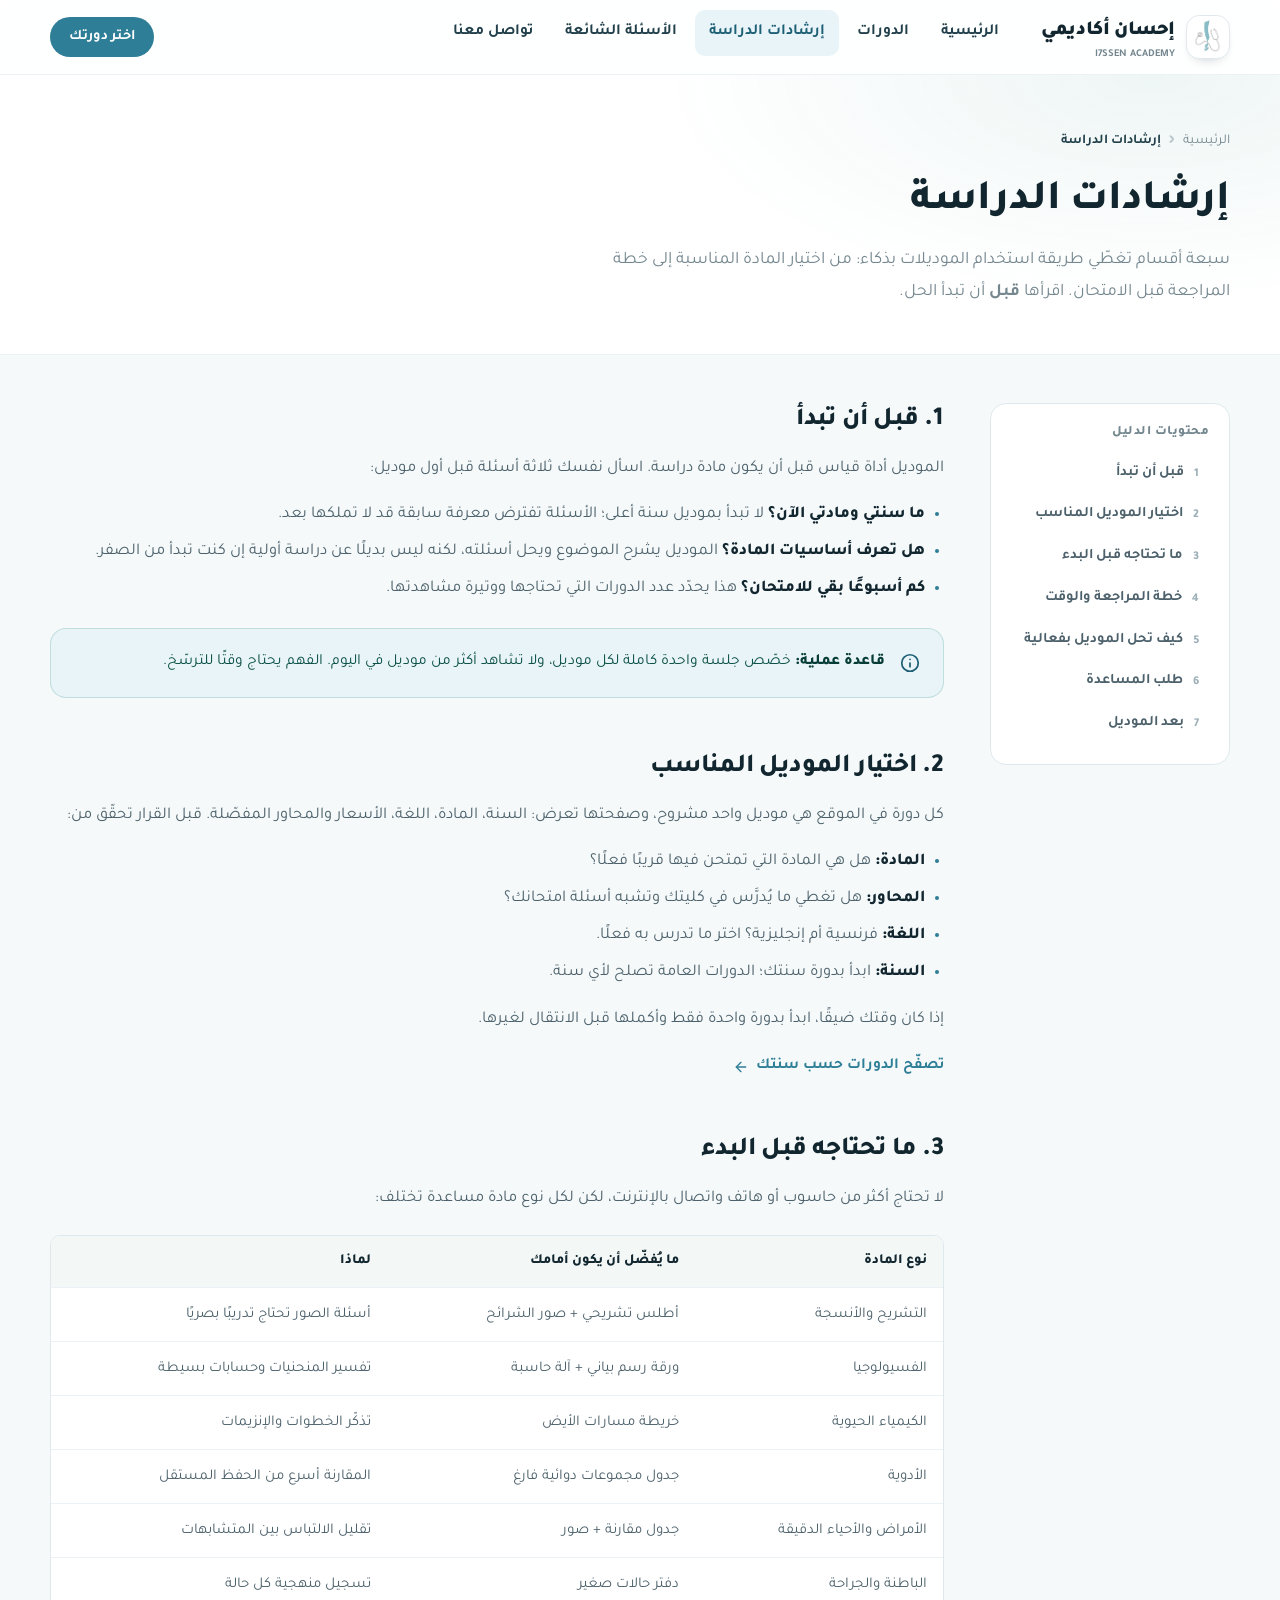
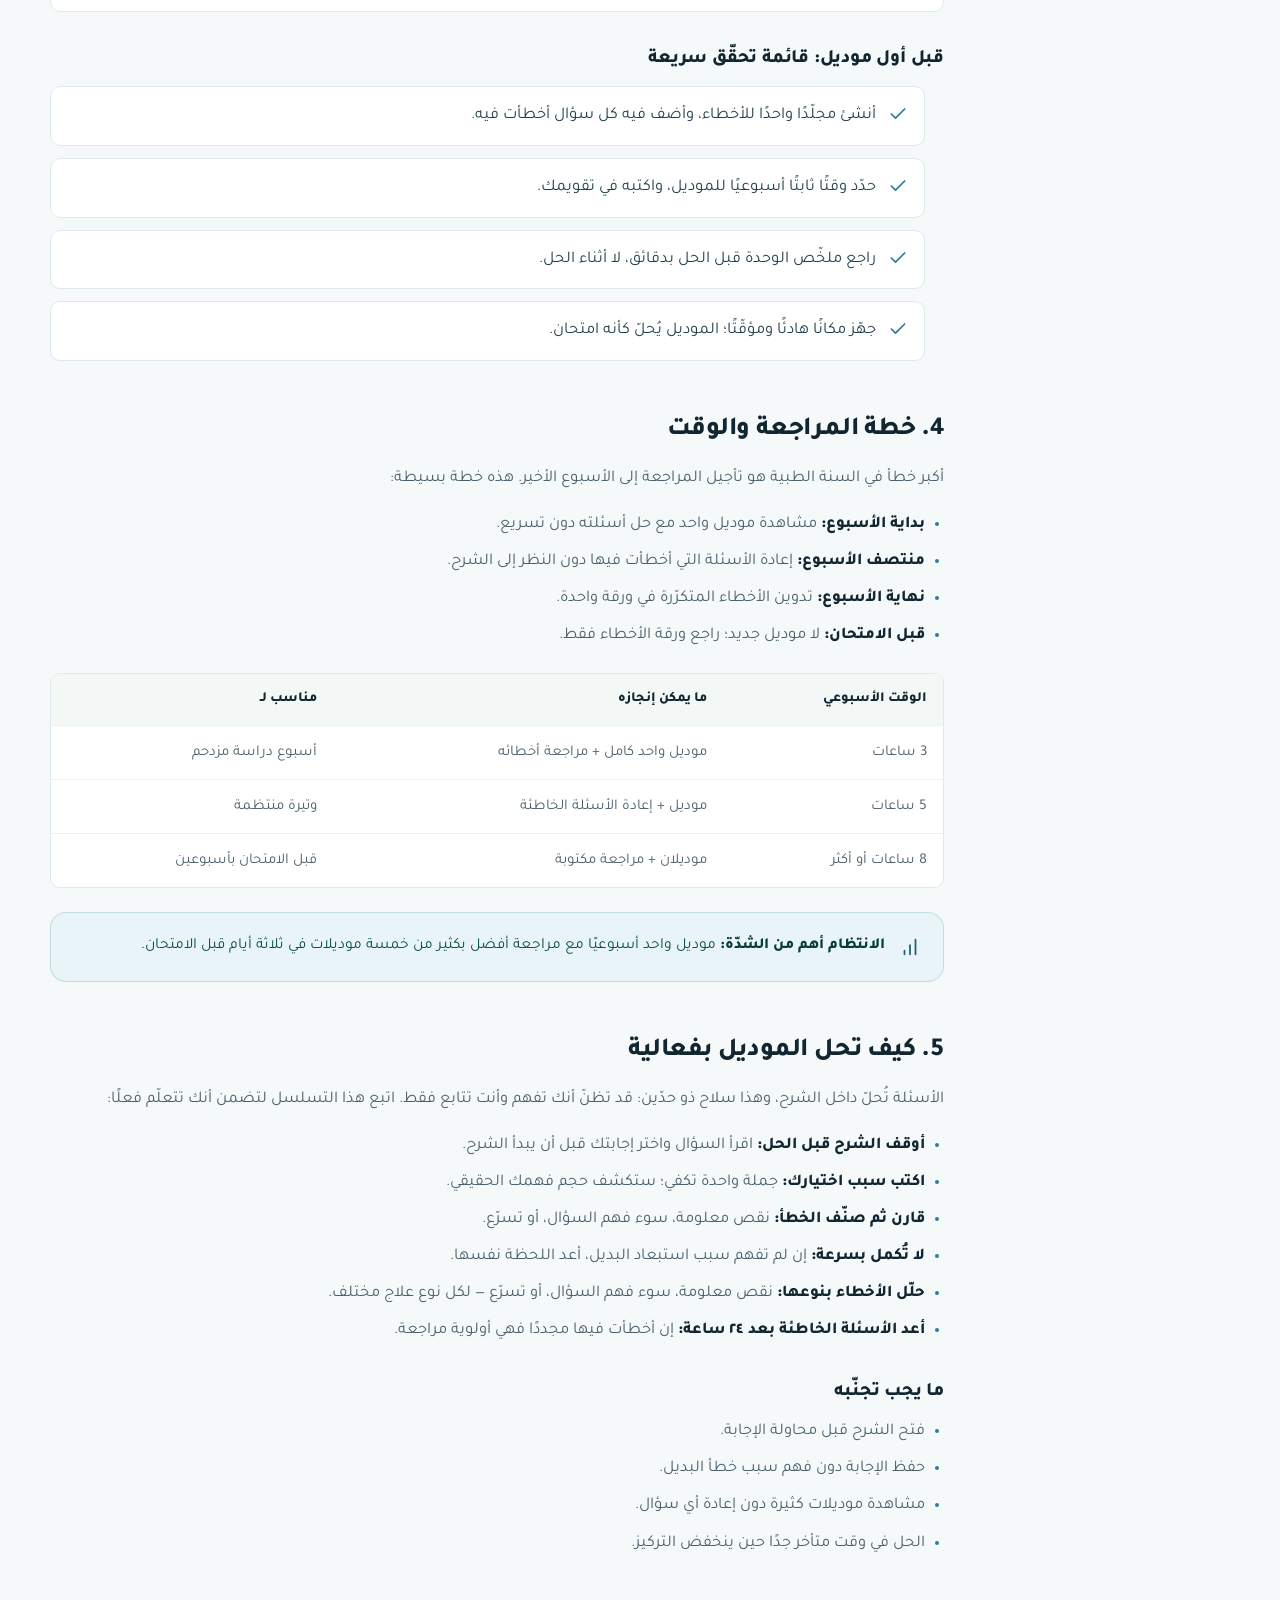
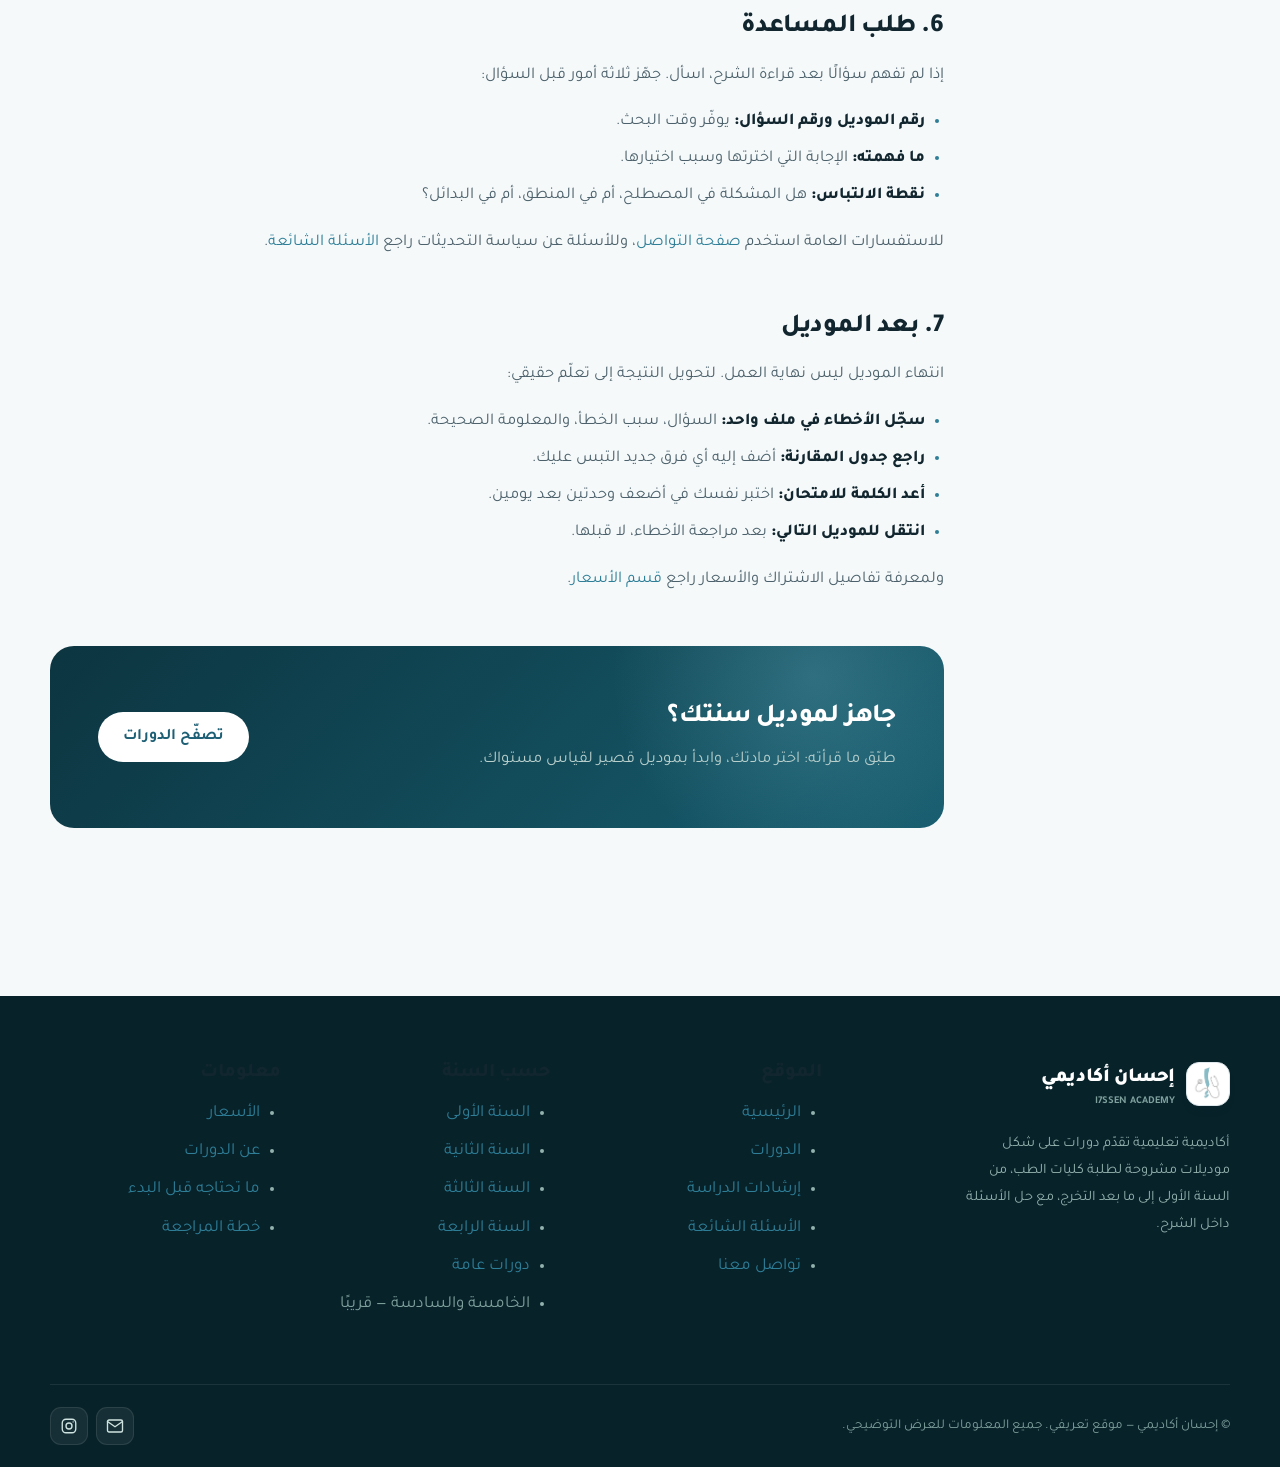
<file: guide.html>
<!DOCTYPE html>
<html lang="ar" dir="rtl">
<head>
  <meta charset="UTF-8">
  <meta name="viewport" content="width=device-width, initial-scale=1">
  <title>إرشادات الدراسة | إحسان أكاديمي</title>
  <meta name="description" content="دليل عملي لطلبة الطب: كيف تختار موديلات سنتك، تحل الموديل صح، تنظّم مراجعتك قبل الامتحان، وتستفيد من شرح الإجابات.">
  <link rel="icon" type="image/png" sizes="32x32" href="assets/img/favicon-32.png">
  <link rel="icon" type="image/png" sizes="48x48" href="assets/img/favicon-48.png">
  <link rel="apple-touch-icon" href="assets/img/apple-touch-icon.png">
  <meta name="theme-color" content="#0d2b35">
  <meta property="og:type" content="website">
  <meta property="og:site_name" content="إحسان أكاديمي">
  <meta property="og:locale" content="ar_DZ">
  <meta property="og:title" content="إرشادات الدراسة | إحسان أكاديمي">
  <meta property="og:description" content="دليل عملي لطلبة الطب: كيف تختار موديلات سنتك، تحل الموديل صح، تنظّم مراجعتك قبل الامتحان، وتستفيد من شرح الإجابات.">
  <meta property="og:url" content="https://abdraoufbenabbes.github.io/i7ssen-academy/guide.html">
  <meta property="og:image" content="https://abdraoufbenabbes.github.io/i7ssen-academy/assets/img/og-image.png">
  <meta property="og:image:width" content="1200">
  <meta property="og:image:height" content="630">
  <meta property="og:image:alt" content="إحسان أكاديمي — كل ما تحتاجه في رحلتك الطبية، في مكان واحد">
  <meta name="twitter:card" content="summary_large_image">
  <meta name="twitter:title" content="إرشادات الدراسة | إحسان أكاديمي">
  <meta name="twitter:description" content="دليل عملي لطلبة الطب: كيف تختار موديلات سنتك، تحل الموديل صح، تنظّم مراجعتك قبل الامتحان، وتستفيد من شرح الإجابات.">
  <meta name="twitter:image" content="https://abdraoufbenabbes.github.io/i7ssen-academy/assets/img/og-image.png">
  <link rel="preconnect" href="https://fonts.googleapis.com">
  <link rel="preconnect" href="https://fonts.gstatic.com" crossorigin>
  <link href="https://fonts.googleapis.com/css2?family=Tajawal:wght@400;500;700;800;900&display=swap" rel="stylesheet">
  <link rel="stylesheet" href="assets/css/style.css">
</head>
<body>
  <a class="skip-link" href="#main">تخطَّ إلى المحتوى</a>

  <header class="site-header">
    <div class="container site-header__inner">
      <a class="brand" href="index.html">
        <span class="brand__mark" aria-hidden="true">
          <img src="assets/img/logo.png" alt="" onerror="this.onerror=null;this.src='assets/img/logo.svg'">
        </span>
        <span>إحسان أكاديمي<small>I7SSEN ACADEMY</small></span>
      </a>

      <button class="nav-toggle" type="button" aria-label="فتح القائمة" aria-expanded="false" aria-controls="site-nav">
        <span></span>
      </button>

      <nav class="nav" id="site-nav" aria-label="التنقّل الرئيسي">
        <ul class="nav__list">
          <li><a class="nav__link" href="index.html">الرئيسية</a></li>
          <li><a class="nav__link" href="courses.html">الدورات</a></li>
          <li><a class="nav__link" href="guide.html" aria-current="page">إرشادات الدراسة</a></li>
          <li><a class="nav__link" href="faq.html">الأسئلة الشائعة</a></li>
          <li><a class="nav__link" href="contact.html">تواصل معنا</a></li>
        </ul>
      </nav>

      <a class="btn btn--sm header__cta" href="courses.html">اختر دورتك</a>
    </div>
  </header>

  <main id="main">
    <section class="page-hero">
      <div class="container">
        <ol class="breadcrumb">
          <li><a href="index.html">الرئيسية</a></li>
          <li aria-current="page">إرشادات الدراسة</li>
        </ol>
        <h1>إرشادات الدراسة</h1>
        <p>
          سبعة أقسام تغطّي طريقة استخدام الموديلات بذكاء: من اختيار المادة المناسبة
          إلى خطة المراجعة قبل الامتحان. اقرأها <strong>قبل</strong> أن تبدأ الحل.
        </p>
      </div>
    </section>

    <section class="section" style="padding-top:48px">
      <div class="container guide-grid">

        <!-- فهرس -->
        <nav class="toc" aria-label="محتويات الدليل">
          <h2>محتويات الدليل</h2>
          <ol>
            <li><a href="#before-start">قبل أن تبدأ</a></li>
            <li><a href="#choose">اختيار الموديل المناسب</a></li>
            <li><a href="#tools">ما تحتاجه قبل البدء</a></li>
            <li><a href="#schedule">خطة المراجعة والوقت</a></li>
            <li><a href="#method">كيف تحل الموديل بفعالية</a></li>
            <li><a href="#help">طلب المساعدة</a></li>
            <li><a href="#after">بعد الموديل</a></li>
          </ol>
        </nav>

        <!-- المحتوى -->
        <div class="prose">

          <section id="before-start">
            <h2>1. قبل أن تبدأ</h2>
            <p>
              الموديل أداة قياس قبل أن يكون مادة دراسة. اسأل نفسك ثلاثة أسئلة قبل أول موديل:
            </p>
            <ul>
              <li><strong>ما سنتي ومادتي الآن؟</strong> لا تبدأ بموديل سنة أعلى؛ الأسئلة تفترض معرفة سابقة قد لا تملكها بعد.</li>
              <li><strong>هل تعرف أساسيات المادة؟</strong> الموديل يشرح الموضوع ويحل أسئلته، لكنه ليس بديلًا عن دراسة أولية إن كنت تبدأ من الصفر.</li>
              <li><strong>كم أسبوعًا بقي للامتحان؟</strong> هذا يحدّد عدد الدورات التي تحتاجها ووتيرة مشاهدتها.</li>
            </ul>
            <div class="callout">
              <svg viewBox="0 0 24 24" fill="none" stroke="currentColor" stroke-width="1.9" stroke-linecap="round" stroke-linejoin="round" aria-hidden="true">
                <circle cx="12" cy="12" r="9"/><path d="M12 16v-4"/><path d="M12 8h.01"/>
              </svg>
              <p><strong>قاعدة عملية:</strong> خصّص جلسة واحدة كاملة لكل موديل، ولا تشاهد أكثر من موديل في اليوم. الفهم يحتاج وقتًا للترسّخ.</p>
            </div>
          </section>

          <section id="choose">
            <h2>2. اختيار الموديل المناسب</h2>
            <p>
              كل دورة في الموقع هي موديل واحد مشروح، وصفحتها تعرض: السنة، المادة، اللغة،
              الأسعار والمحاور المفصّلة. قبل القرار تحقّق من:
            </p>
            <ul>
              <li><strong>المادة:</strong> هل هي المادة التي تمتحن فيها قريبًا فعلًا؟</li>
              <li><strong>المحاور:</strong> هل تغطي ما يُدرَّس في كليتك وتشبه أسئلة امتحانك؟</li>
              <li><strong>اللغة:</strong> فرنسية أم إنجليزية؟ اختر ما تدرس به فعلًا.</li>
              <li><strong>السنة:</strong> ابدأ بدورة سنتك؛ الدورات العامة تصلح لأي سنة.</li>
            </ul>
            <p>
              إذا كان وقتك ضيقًا، ابدأ بدورة واحدة فقط وأكملها قبل الانتقال لغيرها.
            </p>
            <p>
              <a class="link-arrow" href="courses.html">
                تصفّح الدورات حسب سنتك
                <svg width="16" height="16" viewBox="0 0 24 24" fill="none" stroke="currentColor" stroke-width="2" stroke-linecap="round" stroke-linejoin="round"><path d="M19 12H5"/><path d="M12 19l-7-7 7-7"/></svg>
              </a>
            </p>
          </section>

          <section id="tools">
            <h2>3. ما تحتاجه قبل البدء</h2>
            <p>
              لا تحتاج أكثر من حاسوب أو هاتف واتصال بالإنترنت، لكن لكل نوع مادة
              مساعدة تختلف:
            </p>

            <div class="table-wrap">
              <table>
                <thead>
                  <tr>
                    <th scope="col">نوع المادة</th>
                    <th scope="col">ما يُفضّل أن يكون أمامك</th>
                    <th scope="col">لماذا</th>
                  </tr>
                </thead>
                <tbody>
                  <tr>
                    <td>التشريح والأنسجة</td>
                    <td>أطلس تشريحي + صور الشرائح</td>
                    <td>أسئلة الصور تحتاج تدريبًا بصريًا</td>
                  </tr>
                  <tr>
                    <td>الفسيولوجيا</td>
                    <td>ورقة رسم بياني + آلة حاسبة</td>
                    <td>تفسير المنحنيات وحسابات بسيطة</td>
                  </tr>
                  <tr>
                    <td>الكيمياء الحيوية</td>
                    <td>خريطة مسارات الأيض</td>
                    <td>تذكّر الخطوات والإنزيمات</td>
                  </tr>
                  <tr>
                    <td>الأدوية</td>
                    <td>جدول مجموعات دوائية فارغ</td>
                    <td>المقارنة أسرع من الحفظ المستقل</td>
                  </tr>
                  <tr>
                    <td>الأمراض والأحياء الدقيقة</td>
                    <td>جدول مقارنة + صور</td>
                    <td>تقليل الالتباس بين المتشابهات</td>
                  </tr>
                  <tr>
                    <td>الباطنة والجراحة</td>
                    <td>دفتر حالات صغير</td>
                    <td>تسجيل منهجية كل حالة</td>
                  </tr>
                </tbody>
              </table>
            </div>

            <h3>قبل أول موديل: قائمة تحقّق سريعة</h3>
            <ul class="check-list" style="margin-top:14px">
              <li>
                <svg viewBox="0 0 24 24" fill="none" stroke="currentColor" stroke-width="2.1" stroke-linecap="round" stroke-linejoin="round"><path d="M20 6L9 17l-5-5"/></svg>
                <span>أنشئ مجلّدًا واحدًا للأخطاء، وأضف فيه كل سؤال أخطأت فيه.</span>
              </li>
              <li>
                <svg viewBox="0 0 24 24" fill="none" stroke="currentColor" stroke-width="2.1" stroke-linecap="round" stroke-linejoin="round"><path d="M20 6L9 17l-5-5"/></svg>
                <span>حدّد وقتًا ثابتًا أسبوعيًا للموديل، واكتبه في تقويمك.</span>
              </li>
              <li>
                <svg viewBox="0 0 24 24" fill="none" stroke="currentColor" stroke-width="2.1" stroke-linecap="round" stroke-linejoin="round"><path d="M20 6L9 17l-5-5"/></svg>
                <span>راجع ملخّص الوحدة قبل الحل بدقائق، لا أثناء الحل.</span>
              </li>
              <li>
                <svg viewBox="0 0 24 24" fill="none" stroke="currentColor" stroke-width="2.1" stroke-linecap="round" stroke-linejoin="round"><path d="M20 6L9 17l-5-5"/></svg>
                <span>جهّز مكانًا هادئًا ومؤقّتًا؛ الموديل يُحلّ كأنه امتحان.</span>
              </li>
            </ul>
          </section>

          <section id="schedule">
            <h2>4. خطة المراجعة والوقت</h2>
            <p>
              أكبر خطأ في السنة الطبية هو تأجيل المراجعة إلى الأسبوع الأخير. هذه خطة بسيطة:
            </p>
            <ul>
              <li><strong>بداية الأسبوع:</strong> مشاهدة موديل واحد مع حل أسئلته دون تسريع.</li>
              <li><strong>منتصف الأسبوع:</strong> إعادة الأسئلة التي أخطأت فيها دون النظر إلى الشرح.</li>
              <li><strong>نهاية الأسبوع:</strong> تدوين الأخطاء المتكرّرة في ورقة واحدة.</li>
              <li><strong>قبل الامتحان:</strong> لا موديل جديد؛ راجع ورقة الأخطاء فقط.</li>
            </ul>

            <div class="table-wrap">
              <table>
                <thead>
                  <tr>
                    <th scope="col">الوقت الأسبوعي</th>
                    <th scope="col">ما يمكن إنجازه</th>
                    <th scope="col">مناسب لـ</th>
                  </tr>
                </thead>
                <tbody>
                  <tr><td>3 ساعات</td><td>موديل واحد كامل + مراجعة أخطائه</td><td>أسبوع دراسة مزدحم</td></tr>
                  <tr><td>5 ساعات</td><td>موديل + إعادة الأسئلة الخاطئة</td><td>وتيرة منتظمة</td></tr>
                  <tr><td>8 ساعات أو أكثر</td><td>موديلان + مراجعة مكتوبة</td><td>قبل الامتحان بأسبوعين</td></tr>
                </tbody>
              </table>
            </div>

            <div class="callout">
              <svg viewBox="0 0 24 24" fill="none" stroke="currentColor" stroke-width="1.9" stroke-linecap="round" stroke-linejoin="round" aria-hidden="true">
                <path d="M12 20V10"/><path d="M18 20V4"/><path d="M6 20v-4"/>
              </svg>
              <p><strong>الانتظام أهم من الشدّة:</strong> موديل واحد أسبوعيًا مع مراجعة أفضل بكثير من خمسة موديلات في ثلاثة أيام قبل الامتحان.</p>
            </div>
          </section>

          <section id="method">
            <h2>5. كيف تحل الموديل بفعالية</h2>
            <p>
              الأسئلة تُحلّ داخل الشرح، وهذا سلاح ذو حدّين: قد تظنّ أنك تفهم وأنت تتابع فقط.
              اتبع هذا التسلسل لتضمن أنك تتعلّم فعلًا:
            </p>
            <ul>
              <li><strong>أوقف الشرح قبل الحل:</strong> اقرأ السؤال واختر إجابتك قبل أن يبدأ الشرح.</li>
              <li><strong>اكتب سبب اختيارك:</strong> جملة واحدة تكفي؛ ستكشف حجم فهمك الحقيقي.</li>
              <li><strong>قارن ثم صنّف الخطأ:</strong> نقص معلومة، سوء فهم السؤال، أو تسرّع.</li>
              <li><strong>لا تُكمل بسرعة:</strong> إن لم تفهم سبب استبعاد البديل، أعد اللحظة نفسها.</li>
              <li><strong>حلّل الأخطاء بنوعها:</strong> نقص معلومة، سوء فهم السؤال، أو تسرّع — لكل نوع علاج مختلف.</li>
              <li><strong>أعد الأسئلة الخاطئة بعد ٢٤ ساعة:</strong> إن أخطأت فيها مجددًا فهي أولوية مراجعة.</li>
            </ul>

            <h3>ما يجب تجنّبه</h3>
            <ul>
              <li>فتح الشرح قبل محاولة الإجابة.</li>
              <li>حفظ الإجابة دون فهم سبب خطأ البديل.</li>
              <li>مشاهدة موديلات كثيرة دون إعادة أي سؤال.</li>
              <li>الحل في وقت متأخر جدًا حين ينخفض التركيز.</li>
            </ul>
          </section>

          <section id="help">
            <h2>6. طلب المساعدة</h2>
            <p>
              إذا لم تفهم سؤالًا بعد قراءة الشرح، اسأل. جهّز ثلاثة أمور قبل السؤال:
            </p>
            <ul>
              <li><strong>رقم الموديل ورقم السؤال:</strong> يوفّر وقت البحث.</li>
              <li><strong>ما فهمته:</strong> الإجابة التي اخترتها وسبب اختيارها.</li>
              <li><strong>نقطة الالتباس:</strong> هل المشكلة في المصطلح، أم في المنطق، أم في البدائل؟</li>
            </ul>
            <p>
              للاستفسارات العامة استخدم <a href="contact.html">صفحة التواصل</a>،
              وللأسئلة عن سياسة التحديثات راجع <a href="faq.html#content">الأسئلة الشائعة</a>.
            </p>
          </section>

          <section id="after">
            <h2>7. بعد الموديل</h2>
            <p>
              انتهاء الموديل ليس نهاية العمل. لتحويل النتيجة إلى تعلّم حقيقي:
            </p>
            <ul>
              <li><strong>سجّل الأخطاء في ملف واحد:</strong> السؤال، سبب الخطأ، والمعلومة الصحيحة.</li>
              <li><strong>راجع جدول المقارنة:</strong> أضف إليه أي فرق جديد التبس عليك.</li>
              <li><strong>أعد الكلمة للامتحان:</strong> اختبر نفسك في أضعف وحدتين بعد يومين.</li>
              <li><strong>انتقل للموديل التالي:</strong> بعد مراجعة الأخطاء، لا قبلها.</li>
            </ul>
            <p>
              ولمعرفة تفاصيل الاشتراك والأسعار راجع
              <a href="faq.html#pricing">قسم الأسعار</a>.
            </p>
          </section>

          <div class="cta-band" style="margin-top:20px">
            <div>
              <h2>جاهز لموديل سنتك؟</h2>
              <p>طبّق ما قرأته: اختر مادتك، وابدأ بموديل قصير لقياس مستواك.</p>
            </div>
            <div class="cta-band__actions">
              <a class="btn btn--light" href="courses.html">تصفّح الدورات</a>
            </div>
          </div>

        </div>
      </div>
    </section>
  </main>

  <footer class="site-footer">
    <div class="container">
      <div class="footer__grid">
        <div class="footer__about">
          <a class="brand" href="index.html">
            <span class="brand__mark" aria-hidden="true">
              <img src="assets/img/logo.png" alt="" onerror="this.onerror=null;this.src='assets/img/logo.svg'">
            </span>
            <span>إحسان أكاديمي<small>I7SSEN ACADEMY</small></span>
          </a>
          <p>أكاديمية تعليمية تقدّم دورات على شكل موديلات مشروحة لطلبة كليات الطب، من السنة الأولى إلى ما بعد التخرج، مع حل الأسئلة داخل الشرح.</p>
        </div>

        <div>
          <h3>الموقع</h3>
          <ul>
            <li><a href="index.html">الرئيسية</a></li>
            <li><a href="courses.html">الدورات</a></li>
            <li><a href="guide.html">إرشادات الدراسة</a></li>
            <li><a href="faq.html">الأسئلة الشائعة</a></li>
            <li><a href="contact.html">تواصل معنا</a></li>
          </ul>
        </div>

        <div>
          <h3>حسب السنة</h3>
          <ul>
            <li><a href="courses.html?year=1">السنة الأولى</a></li>
            <li><a href="courses.html?year=2">السنة الثانية</a></li>
            <li><a href="courses.html?year=3">السنة الثالثة</a></li>
            <li><a href="courses.html?year=4">السنة الرابعة</a></li>
            <li><a href="courses.html?year=0">دورات عامة</a></li>
            <li><span style="color:#7fa19d">الخامسة والسادسة — قريبًا</span></li>
          </ul>
        </div>

        <div>
          <h3>معلومات</h3>
          <ul>
            <li><a href="faq.html#pricing">الأسعار</a></li>
            <li><a href="faq.html#content">عن الدورات</a></li>
            <li><a href="guide.html#tools">ما تحتاجه قبل البدء</a></li>
            <li><a href="guide.html#schedule">خطة المراجعة</a></li>
          </ul>
        </div>
      </div>

      <div class="footer__bottom">
        <p>© إحسان أكاديمي — موقع تعريفي. جميع المعلومات للعرض التوضيحي.</p>
        <div class="socials">
                    <a href="mailto:academyihssen@gmail.com" aria-label="البريد الإلكتروني">
            <svg viewBox="0 0 24 24" fill="none" stroke="currentColor" stroke-width="1.8" stroke-linecap="round" stroke-linejoin="round"><rect x="2" y="4" width="20" height="16" rx="2"/><path d="M22 6l-10 7L2 6"/></svg>
          </a>
<a href="https://www.instagram.com/i7ssen_academy/" target="_blank" rel="noopener" aria-label="إنستغرام إحسان أكاديمي">
            <svg viewBox="0 0 24 24" fill="none" stroke="currentColor" stroke-width="1.8" stroke-linecap="round" stroke-linejoin="round"><rect x="3" y="3" width="18" height="18" rx="5"/><circle cx="12" cy="12" r="4"/><path d="M17.5 6.5h.01"/></svg>
          </a>
        </div>
      </div>
    </div>
  </footer>

  <script src="assets/js/data.js"></script>
  <script src="assets/js/main.js"></script>
</body>
</html>
</file>
<file: assets/css/style.css>
/* ==========================================================================
   منصة مدار التعليمية — التنسيقات الأساسية
   موقع تعريفي ثابت (HTML/CSS/JS) — RTL
   ========================================================================== */

/* ---------- 1. المتغيرات ---------- */
:root {
  --ink: #12262f;
  --ink-soft: #22404b;
  --body: #4c616b;
  --muted: #74878f;
  --line: #dfe9ed;
  --line-soft: #ebf2f5;

  --primary: #2e7e97;
  --primary-dark: #1d5f75;
  --primary-light: #e8f4f8;
  --accent: #d99a4e;
  --accent-dark: #b47833;

  --bg: #f5f9fa;
  --surface: #ffffff;

  --radius-sm: 10px;
  --radius: 16px;
  --radius-lg: 24px;

  --shadow-sm: 0 1px 2px rgba(13, 27, 36, .05), 0 2px 8px rgba(13, 27, 36, .04);
  --shadow: 0 10px 30px -12px rgba(13, 27, 36, .18);
  --shadow-lg: 0 30px 60px -30px rgba(7, 60, 54, .35);

  --container: 1180px;
  --header-h: 74px;

  --font: "Tajawal", "Cairo", "Segoe UI", Tahoma, system-ui, -apple-system, sans-serif;
}

/* ---------- 2. إعادة الضبط ---------- */
*,
*::before,
*::after { box-sizing: border-box; }

html {
  scroll-behavior: smooth;
  scroll-padding-top: 92px;
}

body {
  margin: 0;
  font-family: var(--font);
  font-size: 17px;
  line-height: 1.8;
  color: var(--body);
  background: var(--bg);
  -webkit-font-smoothing: antialiased;
  text-rendering: optimizeLegibility;
}

h1, h2, h3, h4, h5 {
  color: var(--ink);
  font-weight: 800;
  line-height: 1.35;
  margin: 0 0 .6em;
  letter-spacing: -.2px;
}

p { margin: 0 0 1em; }

a { color: var(--primary); text-decoration: none; transition: color .2s; }
a:hover { color: var(--primary-dark); }

img, svg { max-width: 100%; display: block; }

ul { margin: 0 0 1em; padding-inline-start: 1.2em; }
li { margin-bottom: .45em; }

button { font-family: inherit; }

:focus-visible {
  outline: 3px solid rgba(14, 124, 107, .45);
  outline-offset: 3px;
  border-radius: 6px;
}

/* ---------- 3. أدوات مساعدة ---------- */
.container {
  width: min(100% - 40px, var(--container));
  margin-inline: auto;
}

.section { padding: 84px 0; }
.section--tight { padding: 56px 0; }
.section--alt { background: var(--surface); border-block: 1px solid var(--line-soft); }

.section-head { max-width: 640px; margin-bottom: 42px; }
.section-head--center { margin-inline: auto; text-align: center; }

.eyebrow {
  display: inline-flex;
  align-items: center;
  gap: 8px;
  font-size: 13.5px;
  font-weight: 700;
  letter-spacing: .3px;
  color: var(--primary);
  background: var(--primary-light);
  border: 1px solid rgba(14, 124, 107, .16);
  padding: 6px 14px;
  border-radius: 100px;
  margin-bottom: 16px;
}

.section-head h2 {
  font-size: clamp(26px, 3.2vw, 38px);
  margin-bottom: .45em;
}

.section-head p { color: var(--muted); margin: 0; font-size: 17.5px; }

.lead { font-size: 19px; color: var(--body); }

.text-center { text-align: center; }
.mt-0 { margin-top: 0; }
.mb-0 { margin-bottom: 0; }

.skip-link {
  position: absolute;
  inset-inline-start: 16px;
  top: -60px;
  z-index: 999;
  background: var(--ink);
  color: #fff;
  padding: 10px 18px;
  border-radius: 8px;
  transition: top .2s;
}
.skip-link:focus { top: 12px; color: #fff; }

/* ---------- 4. الأزرار ---------- */
.btn {
  --btn-bg: var(--primary);
  --btn-fg: #fff;
  display: inline-flex;
  align-items: center;
  justify-content: center;
  gap: 9px;
  padding: 13px 24px;
  border: 1px solid transparent;
  border-radius: 100px;
  background: var(--btn-bg);
  color: var(--btn-fg);
  font-size: 16px;
  font-weight: 700;
  line-height: 1.4;
  cursor: pointer;
  transition: transform .18s, box-shadow .18s, background .18s, border-color .18s, color .18s;
}

.btn:hover {
  color: var(--btn-fg);
  background: var(--primary-dark);
  transform: translateY(-2px);
  box-shadow: 0 10px 22px -12px rgba(14, 124, 107, .7);
}

.btn:active { transform: translateY(0); }

.btn--ghost {
  --btn-bg: transparent;
  --btn-fg: var(--ink);
  border-color: var(--line);
  background: var(--surface);
}
.btn--ghost:hover {
  background: #fff;
  color: var(--primary-dark);
  border-color: rgba(14, 124, 107, .35);
  box-shadow: var(--shadow-sm);
}

.btn--light {
  --btn-bg: #fff;
  --btn-fg: var(--primary-dark);
}
.btn--light:hover { background: #f2fbf9; color: var(--primary-dark); }

.btn--outline-light {
  --btn-bg: transparent;
  --btn-fg: #eaf6f4;
  border-color: rgba(255, 255, 255, .32);
}
.btn--outline-light:hover { background: rgba(255, 255, 255, .1); color: #fff; }

.btn--sm { padding: 9px 18px; font-size: 14.5px; }
.btn--block { width: 100%; }

.link-arrow {
  display: inline-flex;
  align-items: center;
  gap: 7px;
  font-weight: 700;
  font-size: 15.5px;
}
.link-arrow svg { transition: transform .2s; }
.link-arrow:hover svg { transform: translateX(-4px); }

/* ---------- 5. الترويسة ---------- */
.site-header {
  position: sticky;
  top: 0;
  z-index: 100;
  background: rgba(255, 255, 255, .92);
  backdrop-filter: saturate(180%) blur(14px);
  border-bottom: 1px solid var(--line-soft);
}

.site-header__inner {
  display: flex;
  align-items: center;
  gap: 28px;
  min-height: var(--header-h);
}

.brand {
  display: inline-flex;
  align-items: center;
  gap: 11px;
  font-weight: 900;
  font-size: 20px;
  color: var(--ink);
  letter-spacing: -.4px;
  flex-shrink: 0;
}
.brand:hover { color: var(--ink); }

.brand__mark {
  width: 44px;
  height: 44px;
  border-radius: 13px;
  background: #fff;
  border: 1px solid var(--line);
  display: grid;
  place-items: center;
  padding: 4px;
  box-shadow: 0 6px 14px -10px rgba(18, 38, 47, .45);
  flex-shrink: 0;
}
.brand__mark svg,
.brand__mark img {
  width: 100%;
  height: 100%;
  object-fit: contain;
}

.brand small {
  display: block;
  font-size: 10.5px;
  letter-spacing: .12em;
  font-weight: 600;
  color: var(--muted);
  letter-spacing: 0;
  line-height: 1.2;
}

.nav { margin-inline-start: 0; }

.nav__list {
  display: flex;
  align-items: center;
  gap: 4px;
  list-style: none;
  margin: 0;
  padding: 0;
}

.nav__link {
  display: block;
  padding: 9px 14px;
  border-radius: 10px;
  color: var(--ink-soft);
  font-weight: 600;
  font-size: 15.5px;
  transition: background .18s, color .18s;
}
.nav__link:hover { background: var(--primary-light); color: var(--primary-dark); }
.nav__link[aria-current="page"] { color: var(--primary-dark); background: var(--primary-light); }

.header__cta { margin-inline-start: auto; }

.nav-toggle {
  display: none;
  width: 44px;
  height: 44px;
  border: 1px solid var(--line);
  border-radius: 12px;
  background: var(--surface);
  cursor: pointer;
  padding: 0;
  place-items: center;
  color: var(--ink);
}
.nav-toggle span {
  display: block;
  width: 20px;
  height: 2px;
  background: currentColor;
  position: relative;
  transition: background .2s;
}
.nav-toggle span::before,
.nav-toggle span::after {
  content: "";
  position: absolute;
  inset-inline-start: 0;
  width: 20px;
  height: 2px;
  background: currentColor;
  transition: transform .2s;
}
.nav-toggle span::before { top: -6px; }
.nav-toggle span::after { top: 6px; }

.nav-toggle[aria-expanded="true"] span { background: transparent; }
.nav-toggle[aria-expanded="true"] span::before { transform: translateY(6px) rotate(45deg); }
.nav-toggle[aria-expanded="true"] span::after { transform: translateY(-6px) rotate(-45deg); }

@media (max-width: 1040px) {
  .nav-toggle { display: grid; margin-inline-start: auto; }
  .nav {
    position: absolute;
    top: 100%;
    inset-inline: 0;
    margin: 0;
    background: var(--surface);
    border-bottom: 1px solid var(--line-soft);
    box-shadow: var(--shadow);
    padding: 14px 20px 22px;
    display: none;
  }
  .nav.is-open { display: block; }
  .nav__list { flex-direction: column; align-items: stretch; gap: 4px; }
  .nav__link { padding: 13px 14px; font-size: 16px; }
  .header__cta { display: none; }
}

/* ---------- 6. الواجهة الرئيسية (Hero) ---------- */
.hero {
  position: relative;
  overflow: hidden;
  background:
    radial-gradient(1000px 520px at 88% -10%, rgba(46, 126, 151, .55), transparent 65%),
    radial-gradient(700px 480px at 5% 110%, rgba(217, 154, 78, .16), transparent 70%),
    linear-gradient(160deg, #08222b 0%, #0c3540 45%, #061e26 100%);
  color: #d8e8e6;
  padding: 86px 0 96px;
}

.hero::after {
  content: "";
  position: absolute;
  inset: 0;
  background-image:
    linear-gradient(rgba(255, 255, 255, .045) 1px, transparent 1px),
    linear-gradient(90deg, rgba(255, 255, 255, .045) 1px, transparent 1px);
  background-size: 64px 64px;
  mask-image: radial-gradient(ellipse at 60% 30%, #000 20%, transparent 78%);
  pointer-events: none;
}

.hero__inner {
  position: relative;
  z-index: 1;
  display: grid;
  grid-template-columns: 1.08fr .92fr;
  gap: 56px;
  align-items: center;
}

.hero h1 {
  color: #fff;
  font-size: clamp(28px, 4.2vw, 48px);
  line-height: 1.24;
  margin-bottom: 20px;
  letter-spacing: -.5px;
  text-wrap: balance;
}

.br-lg { display: none; }
@media (min-width: 980px) { .br-lg { display: inline; } }

.hero h1 em {
  font-style: normal;
  color: #8fd3e3;
  background: linear-gradient(180deg, transparent 62%, rgba(143, 211, 227, .18) 62%);
}

.hero__text {
  font-size: 18.5px;
  color: #b8cfcc;
  max-width: 54ch;
  margin-bottom: 30px;
}

.hero__actions { display: flex; flex-wrap: wrap; gap: 12px; margin-bottom: 34px; }

.hero__meta {
  display: flex;
  flex-wrap: wrap;
  gap: 10px 26px;
  font-size: 14.5px;
  color: #a7c2bf;
  list-style: none;
  padding: 0;
  margin: 0;
}
.hero__meta li { display: flex; align-items: center; gap: 8px; margin: 0; }
.hero__meta svg { width: 17px; height: 17px; color: #8fd3e3; flex-shrink: 0; }

/* بطاقة زجاجية داخل الواجهة */
.hero__card {
  position: relative;
  background: rgba(255, 255, 255, .06);
  border: 1px solid rgba(255, 255, 255, .14);
  border-radius: var(--radius-lg);
  padding: 26px;
  backdrop-filter: blur(10px);
  box-shadow: var(--shadow-lg);
}

.hero__card-top {
  display: flex;
  align-items: center;
  justify-content: space-between;
  gap: 12px;
  margin-bottom: 18px;
}
.hero__card-top h2 { color: #fff; font-size: 17px; margin: 0; }
.hero__card-top span {
  font-size: 12px;
  font-weight: 700;
  color: #8fd3e3;
  background: rgba(143, 211, 227, .12);
  border: 1px solid rgba(143, 211, 227, .25);
  padding: 4px 10px;
  border-radius: 100px;
}

.mini-course {
  display: flex;
  align-items: center;
  gap: 13px;
  padding: 12px;
  border-radius: 14px;
  background: rgba(255, 255, 255, .04);
  border: 1px solid rgba(255, 255, 255, .08);
  margin-bottom: 10px;
}
.mini-course:last-child { margin-bottom: 0; }
.mini-course__icon {
  width: 40px;
  height: 40px;
  border-radius: 11px;
  display: grid;
  place-items: center;
  background: rgba(143, 211, 227, .14);
  color: #8fd3e3;
  flex-shrink: 0;
}
.mini-course__icon svg { width: 20px; height: 20px; }
.mini-course h3 { color: #eaf6f4; font-size: 14.5px; margin: 0 0 2px; font-weight: 700; }
.mini-course p { color: #93b1ad; font-size: 12.5px; margin: 0; line-height: 1.5; }

.hero__card-foot {
  margin-top: 16px;
  padding-top: 16px;
  border-top: 1px solid rgba(255, 255, 255, .1);
  font-size: 13px;
  color: #9dbbb7;
  display: flex;
  align-items: center;
  gap: 8px;
}

/* ---------- 7. شريط الإحصاءات ---------- */
.stats {
  display: grid;
  grid-template-columns: repeat(4, 1fr);
  gap: 1px;
  background: var(--line);
  border: 1px solid var(--line);
  border-radius: var(--radius);
  overflow: hidden;
  margin-top: -52px;
  position: relative;
  z-index: 2;
  box-shadow: var(--shadow);
}
.stat {
  background: var(--surface);
  padding: 26px 22px;
  text-align: center;
}
.stat strong {
  display: block;
  font-size: 30px;
  font-weight: 900;
  color: var(--primary-dark);
  line-height: 1.2;
  letter-spacing: -1px;
}
.stat span { font-size: 14px; color: var(--muted); font-weight: 600; }

@media (max-width: 780px) {
  .stats { grid-template-columns: repeat(2, 1fr); margin-top: 24px; }
}

/* ---------- 8. بطاقات المميزات ---------- */
.grid { display: grid; gap: 22px; }
.grid--3 { grid-template-columns: repeat(3, 1fr); }
.grid--2 { grid-template-columns: repeat(2, 1fr); }
.grid--4 { grid-template-columns: repeat(4, 1fr); }

.feature {
  background: var(--surface);
  border: 1px solid var(--line);
  border-radius: var(--radius);
  padding: 28px 24px;
  transition: transform .22s, box-shadow .22s, border-color .22s;
}
.feature:hover {
  transform: translateY(-4px);
  box-shadow: var(--shadow);
  border-color: rgba(14, 124, 107, .25);
}
.feature__icon {
  width: 48px;
  height: 48px;
  border-radius: 14px;
  display: grid;
  place-items: center;
  background: var(--primary-light);
  color: var(--primary-dark);
  margin-bottom: 16px;
}
.feature__icon svg { width: 24px; height: 24px; }
.feature h3 { font-size: 18.5px; margin-bottom: .35em; }
.feature p { margin: 0; font-size: 15.5px; color: var(--muted); line-height: 1.75; }

/* ---------- 9. بطاقة الدورة ---------- */
.course-card {
  position: relative;
  display: flex;
  flex-direction: column;
  background: var(--surface);
  border: 1px solid var(--line);
  border-radius: var(--radius);
  overflow: hidden;
  transition: transform .22s, box-shadow .22s, border-color .22s;
}
.course-card:hover {
  transform: translateY(-4px);
  box-shadow: var(--shadow);
  border-color: rgba(14, 124, 107, .28);
}

.course-card__top {
  padding: 22px 22px 0;
  display: flex;
  align-items: flex-start;
  justify-content: space-between;
  gap: 10px;
}

.course-card__icon {
  width: 50px;
  height: 50px;
  border-radius: 15px;
  display: grid;
  place-items: center;
  background: linear-gradient(150deg, #eef7fa, #dcecf3);
  color: var(--primary-dark);
}
.course-card__icon svg { width: 26px; height: 26px; }

.badge {
  display: inline-flex;
  align-items: center;
  gap: 6px;
  font-size: 12.5px;
  font-weight: 700;
  padding: 5px 11px;
  border-radius: 100px;
  background: #f4f7f8;
  color: var(--muted);
  border: 1px solid var(--line);
  white-space: nowrap;
}
.badge--primary { background: var(--primary-light); color: var(--primary-dark); border-color: rgba(14, 124, 107, .18); }
.badge--accent { background: #fdf3e1; color: var(--accent-dark); border-color: #f7e2bd; }

.course-card__body { padding: 16px 22px 20px; flex: 1; }
.course-card__cat {
  font-size: 13px;
  font-weight: 700;
  color: var(--primary);
  margin-bottom: 6px;
}
.course-card h3 { font-size: 19px; margin-bottom: .45em; line-height: 1.45; }
.course-card h3 a { color: var(--ink); }
.course-card h3 a:hover { color: var(--primary-dark); }
.course-card__desc {
  font-size: 15px;
  color: var(--muted);
  margin: 0 0 18px;
  line-height: 1.75;
  display: -webkit-box;
  -webkit-line-clamp: 3;
  -webkit-box-orient: vertical;
  overflow: hidden;
}

.course-card__meta {
  display: flex;
  flex-wrap: wrap;
  gap: 14px;
  padding: 0 22px 18px;
  font-size: 13.5px;
  color: var(--muted);
}
.course-card__meta span { display: inline-flex; align-items: center; gap: 6px; }
.course-card__meta svg { width: 16px; height: 16px; color: var(--primary); }

.course-card__foot {
  display: flex;
  align-items: center;
  justify-content: space-between;
  gap: 12px;
  padding: 15px 22px;
  border-top: 1px solid var(--line-soft);
  background: #fbfdfd;
}
.course-card__price { font-weight: 800; color: var(--ink); font-size: 15.5px; }
.course-card__price small { display: block; font-size: 11.5px; color: var(--muted); font-weight: 600; }

/* ---------- 10. الفلاتر ---------- */
.filters {
  background: var(--surface);
  border: 1px solid var(--line);
  border-radius: var(--radius);
  padding: 18px;
  margin-bottom: 34px;
  display: grid;
  gap: 14px;
}

.search-field { position: relative; }
.search-field svg {
  position: absolute;
  inset-inline-start: 15px;
  top: 50%;
  transform: translateY(-50%);
  width: 19px;
  height: 19px;
  color: var(--muted);
  pointer-events: none;
}
.search-field input {
  width: 100%;
  padding: 13px 46px 13px 16px;
  border: 1px solid var(--line);
  border-radius: 12px;
  font-family: inherit;
  font-size: 15.5px;
  color: var(--ink);
  background: #fbfdfd;
  transition: border-color .18s, box-shadow .18s;
}
.search-field input::placeholder { color: #9aaab3; }
.search-field input:focus {
  outline: none;
  border-color: var(--primary);
  background: #fff;
  box-shadow: 0 0 0 4px rgba(14, 124, 107, .1);
}

.chips { display: flex; flex-wrap: wrap; gap: 8px; }
.chip {
  border: 1px solid var(--line);
  background: #fff;
  color: var(--ink-soft);
  border-radius: 100px;
  padding: 8px 16px;
  font-family: inherit;
  font-size: 14px;
  font-weight: 700;
  cursor: pointer;
  transition: all .18s;
}
.chip:hover { border-color: rgba(14, 124, 107, .4); color: var(--primary-dark); }
.chip[aria-pressed="true"] {
  background: var(--primary);
  border-color: var(--primary);
  color: #fff;
  box-shadow: 0 6px 16px -10px rgba(14, 124, 107, .9);
}

.filters__row {
  display: flex;
  align-items: center;
  justify-content: space-between;
  gap: 14px;
  flex-wrap: wrap;
}
.filters__count { font-size: 14px; color: var(--muted); font-weight: 600; }

.select-wrap { position: relative; }
.select-wrap select {
  appearance: none;
  padding: 9px 16px 9px 40px;
  border: 1px solid var(--line);
  border-radius: 100px;
  background: #fff;
  font-family: inherit;
  font-size: 14px;
  font-weight: 700;
  color: var(--ink-soft);
  cursor: pointer;
}
.select-wrap::after {
  content: "";
  position: absolute;
  inset-inline-start: 16px;
  top: 50%;
  width: 7px;
  height: 7px;
  border-inline-start: 2px solid var(--muted);
  border-block-end: 2px solid var(--muted);
  transform: translateY(-70%) rotate(-45deg);
  pointer-events: none;
}

.empty-state {
  text-align: center;
  padding: 60px 20px;
  background: var(--surface);
  border: 1px dashed var(--line);
  border-radius: var(--radius);
  color: var(--muted);
}
.empty-state h3 { color: var(--ink); }
.empty-state svg { width: 44px; height: 44px; color: var(--muted); margin: 0 auto 14px; }

/* ---------- 11. الخطوات ---------- */
.steps { counter-reset: step; display: grid; gap: 20px; grid-template-columns: repeat(3, 1fr); }
.step {
  position: relative;
  background: var(--surface);
  border: 1px solid var(--line);
  border-radius: var(--radius);
  padding: 30px 24px 24px;
}
.step::before {
  counter-increment: step;
  content: counter(step, decimal-leading-zero);
  display: block;
  font-size: 15px;
  font-weight: 900;
  color: var(--primary);
  letter-spacing: 1px;
  margin-bottom: 12px;
}
.step h3 { font-size: 18px; }
.step p { margin: 0; font-size: 15.5px; color: var(--muted); }
.step__line {
  position: absolute;
  top: 38px;
  inset-inline-start: -20px;
  width: 20px;
  height: 2px;
  background: var(--line);
}
.step:first-child .step__line { display: none; }

/* ---------- 12. الآراء ---------- */
.quote {
  background: var(--surface);
  border: 1px solid var(--line);
  border-radius: var(--radius);
  padding: 28px 26px;
  display: flex;
  flex-direction: column;
  gap: 18px;
}
.quote__stars { display: flex; gap: 3px; color: var(--accent); }
.quote__stars svg { width: 17px; height: 17px; }
.quote p { font-size: 16px; color: var(--ink-soft); margin: 0; line-height: 1.85; }
.quote__author { display: flex; align-items: center; gap: 12px; margin-top: auto; }
.avatar {
  width: 42px;
  height: 42px;
  border-radius: 50%;
  display: grid;
  place-items: center;
  font-weight: 800;
  font-size: 15px;
  color: var(--primary-dark);
  background: var(--primary-light);
  flex-shrink: 0;
}
.quote__author strong { display: block; font-size: 15px; color: var(--ink); line-height: 1.4; }
.quote__author span { font-size: 13px; color: var(--muted); }

/* ---------- 13. شريط الدعوة (CTA) ---------- */
.cta-band {
  position: relative;
  overflow: hidden;
  border-radius: var(--radius-lg);
  background: linear-gradient(135deg, #0c3540, #175d6f);
  color: #d8e8e6;
  padding: 54px 48px;
  display: flex;
  align-items: center;
  justify-content: space-between;
  gap: 36px;
}
.cta-band::before {
  content: "";
  position: absolute;
  width: 420px;
  height: 420px;
  border-radius: 50%;
  background: radial-gradient(circle, rgba(143, 211, 227, .22), transparent 68%);
  top: -180px;
  inset-inline-start: -80px;
}
.cta-band > * { position: relative; z-index: 1; }
.cta-band h2 { color: #fff; font-size: clamp(24px, 3vw, 34px); margin-bottom: .35em; }
.cta-band p { margin: 0; color: #b8cfcc; max-width: 52ch; }
.cta-band__actions { display: flex; flex-wrap: wrap; gap: 12px; flex-shrink: 0; }

@media (max-width: 820px) {
  .cta-band { flex-direction: column; align-items: flex-start; padding: 40px 28px; }
}

/* ---------- 14. التذييل ---------- */
.site-footer {
  background: #08222a;
  color: #93b1ad;
  padding: 64px 0 0;
  margin-top: 84px;
}
.footer__grid {
  display: grid;
  grid-template-columns: 1.6fr 1fr 1fr 1fr;
  gap: 40px;
  padding-bottom: 46px;
}
.site-footer .brand { color: #fff; }
.site-footer .brand small { color: #7fa19d; }
.footer__about p { font-size: 14.5px; line-height: 1.85; margin: 16px 0 0; max-width: 34ch; }
.footer h3 {
  color: #eaf6f4;
  font-size: 14px;
  letter-spacing: .6px;
  text-transform: none;
  margin-bottom: 16px;
  font-weight: 800;
}
.footer ul { list-style: none; padding: 0; margin: 0; }
.footer li { margin-bottom: 11px; }
.footer a { color: #a8c3bf; font-size: 14.5px; }
.footer a:hover { color: #8fd3e3; }
.footer__bottom {
  border-top: 1px solid rgba(255, 255, 255, .08);
  padding: 22px 0;
  display: flex;
  align-items: center;
  justify-content: space-between;
  gap: 16px;
  flex-wrap: wrap;
  font-size: 13.5px;
  color: #7fa19d;
}
.footer__bottom p { margin: 0; }
.socials { display: flex; gap: 8px; }
.socials a {
  width: 38px;
  height: 38px;
  border-radius: 11px;
  display: grid;
  place-items: center;
  background: rgba(255, 255, 255, .06);
  border: 1px solid rgba(255, 255, 255, .09);
  color: #cfe4e0;
  transition: background .18s, color .18s, transform .18s;
}
.socials a:hover { background: rgba(143, 211, 227, .16); color: #8fd3e3; transform: translateY(-2px); }
.socials svg { width: 18px; height: 18px; }

/* ---------- 15. ترويسة الصفحات الداخلية ---------- */
.page-hero {
  background:
    radial-gradient(700px 320px at 90% 0%, rgba(14, 124, 107, .07), transparent 70%),
    var(--surface);
  border-bottom: 1px solid var(--line-soft);
  padding: 52px 0 46px;
}
.page-hero h1 { font-size: clamp(28px, 3.6vw, 42px); margin-bottom: .35em; }
.page-hero p { max-width: 62ch; color: var(--muted); margin: 0; font-size: 17.5px; }

.breadcrumb {
  display: flex;
  align-items: center;
  gap: 8px;
  list-style: none;
  padding: 0;
  margin: 0 0 18px;
  font-size: 13.5px;
  color: var(--muted);
  flex-wrap: wrap;
}
.breadcrumb li { display: flex; align-items: center; gap: 8px; margin: 0; }
.breadcrumb li + li::before { content: "‹"; color: #b9c6cc; font-size: 16px; }
.breadcrumb a { color: var(--muted); }
.breadcrumb a:hover { color: var(--primary); }
.breadcrumb [aria-current="page"] { color: var(--ink-soft); font-weight: 600; }

/* ---------- 16. صفحة تفاصيل الدورة ---------- */
.course-layout {
  display: grid;
  grid-template-columns: minmax(0, 1fr) 360px;
  gap: 44px;
  align-items: start;
}

.course-main > section { margin-bottom: 44px; }
.course-main h2 {
  font-size: 25px;
  padding-bottom: 12px;
  margin-bottom: 20px;
  border-bottom: 1px solid var(--line-soft);
}
.course-main p { font-size: 16.5px; }

.course-facts {
  display: grid;
  grid-template-columns: repeat(4, 1fr);
  gap: 14px;
  margin-bottom: 34px;
}
.fact {
  background: var(--surface);
  border: 1px solid var(--line);
  border-radius: var(--radius-sm);
  padding: 16px;
}
.fact span { display: block; font-size: 12.5px; color: var(--muted); margin-bottom: 4px; }
.fact strong { font-size: 15.5px; color: var(--ink); }

.check-list { list-style: none; padding: 0; display: grid; gap: 12px; }
.check-list li {
  display: flex;
  gap: 12px;
  align-items: flex-start;
  margin: 0;
  background: var(--surface);
  border: 1px solid var(--line);
  border-radius: var(--radius-sm);
  padding: 14px 16px;
  font-size: 15.5px;
  color: var(--ink-soft);
}
.check-list svg {
  width: 20px;
  height: 20px;
  color: var(--primary);
  flex-shrink: 0;
  margin-top: 3px;
}

/* الأكورديون */
.accordion { display: grid; gap: 10px; }
.acc-item {
  background: var(--surface);
  border: 1px solid var(--line);
  border-radius: var(--radius-sm);
  overflow: hidden;
  transition: border-color .18s, box-shadow .18s;
}
.acc-item.is-open { border-color: rgba(14, 124, 107, .3); box-shadow: var(--shadow-sm); }

.acc-btn {
  width: 100%;
  display: flex;
  align-items: center;
  gap: 14px;
  padding: 17px 18px;
  background: none;
  border: 0;
  cursor: pointer;
  text-align: start;
  font-family: inherit;
  font-size: 16px;
  font-weight: 700;
  color: var(--ink);
}
.acc-btn:hover { color: var(--primary-dark); }
.acc-num {
  width: 30px;
  height: 30px;
  border-radius: 9px;
  display: grid;
  place-items: center;
  background: var(--primary-light);
  color: var(--primary-dark);
  font-size: 13px;
  font-weight: 800;
  flex-shrink: 0;
}
.acc-title { flex: 1; }
.acc-meta { font-size: 12.5px; color: var(--muted); font-weight: 600; white-space: nowrap; }
.acc-icon {
  width: 22px;
  height: 22px;
  position: relative;
  flex-shrink: 0;
  color: var(--primary);
}
.acc-icon::before,
.acc-icon::after {
  content: "";
  position: absolute;
  top: 50%;
  inset-inline-start: 50%;
  width: 12px;
  height: 2px;
  background: currentColor;
  border-radius: 2px;
  transform: translate(-50%, -50%);
  transition: transform .22s;
}
.acc-icon::after { transform: translate(-50%, -50%) rotate(90deg); }
.acc-item.is-open .acc-icon::after { transform: translate(-50%, -50%) rotate(0); }

.acc-panel {
  display: grid;
  grid-template-rows: 0fr;
  transition: grid-template-rows .28s ease;
}
.acc-item.is-open .acc-panel { grid-template-rows: 1fr; }
.acc-panel > div { overflow: hidden; }
.acc-panel ul {
  margin: 0;
  padding: 0 18px 18px;
  list-style: none;
  display: grid;
  gap: 8px;
}
.acc-panel li {
  display: flex;
  gap: 9px;
  align-items: flex-start;
  font-size: 14.5px;
  color: var(--body);
  margin: 0;
}
.acc-panel li::before {
  content: "";
  width: 6px;
  height: 6px;
  border-radius: 50%;
  background: var(--primary);
  flex-shrink: 0;
  margin-top: 10px;
  opacity: .6;
}

/* البطاقة الجانبية */
.course-aside { position: sticky; top: calc(var(--header-h) + 20px); }
.aside-card {
  background: var(--surface);
  border: 1px solid var(--line);
  border-radius: var(--radius);
  padding: 24px;
  box-shadow: var(--shadow-sm);
}
.aside-card + .aside-card { margin-top: 18px; }
.aside-card h3 { font-size: 17px; margin-bottom: 16px; }
.aside-list { list-style: none; padding: 0; margin: 0 0 20px; display: grid; gap: 0; }
.aside-list li {
  display: flex;
  align-items: center;
  justify-content: space-between;
  gap: 12px;
  padding: 11px 0;
  border-bottom: 1px dashed var(--line);
  font-size: 14.5px;
  margin: 0;
}
.aside-list li:last-child { border-bottom: 0; }
.aside-list span { color: var(--muted); display: flex; align-items: center; gap: 8px; }
.aside-list svg { width: 17px; height: 17px; color: var(--primary); }
.aside-list strong { color: var(--ink); font-size: 14.5px; }

.note-box {
  background: #fffaf0;
  border: 1px solid #f6e7c8;
  border-radius: var(--radius-sm);
  padding: 14px 16px;
  font-size: 13.5px;
  color: #7a6027;
  line-height: 1.75;
}
.note-box strong { color: #664f1c; }


/* قائمة محاور الموديل */
.topic-list {
  list-style: none;
  padding: 0;
  margin: 0;
  display: grid;
  gap: 10px;
  counter-reset: topic;
}
.topic-list li {
  counter-increment: topic;
  display: flex;
  gap: 12px;
  align-items: flex-start;
  margin: 0;
  background: var(--surface);
  border: 1px solid var(--line);
  border-radius: var(--radius-sm);
  padding: 13px 16px;
  font-size: 15.5px;
  color: var(--ink-soft);
}
.topic-list li::before {
  content: counter(topic, decimal-leading-zero);
  font-size: 11.5px;
  font-weight: 800;
  color: var(--primary-dark);
  background: var(--primary-light);
  border-radius: 7px;
  padding: 2px 7px;
  flex-shrink: 0;
  margin-top: 2px;
}

/* ---------- 17. الإرشادات ---------- */
.guide-grid {
  display: grid;
  grid-template-columns: 240px minmax(0, 1fr);
  gap: 46px;
  align-items: start;
}
.toc {
  position: sticky;
  top: calc(var(--header-h) + 20px);
  background: var(--surface);
  border: 1px solid var(--line);
  border-radius: var(--radius);
  padding: 20px;
}
.toc h2 { font-size: 13px; color: var(--muted); letter-spacing: .5px; margin-bottom: 12px; }
.toc ol { list-style: none; padding: 0; margin: 0; counter-reset: toc; display: grid; gap: 2px; }
.toc li { margin: 0; counter-increment: toc; }
.toc a {
  display: flex;
  gap: 10px;
  padding: 9px 10px;
  border-radius: 8px;
  font-size: 14.5px;
  color: var(--body);
  font-weight: 600;
  line-height: 1.5;
}
.toc a::before {
  content: counter(toc);
  color: #9db0b8;
  font-size: 12px;
  font-weight: 800;
  padding-top: 2px;
}
.toc a:hover { background: var(--primary-light); color: var(--primary-dark); }

.prose h2 { font-size: 26px; margin-top: 0; scroll-margin-top: 96px; }
.prose h3 { font-size: 19px; margin-top: 1.8em; }
.prose section { margin-bottom: 52px; }
.prose p, .prose li { font-size: 16.5px; }
.prose ul { padding-inline-start: 1.1em; }
.prose li::marker { color: var(--primary); }
.prose strong { color: var(--ink); font-weight: 800; }

.callout {
  display: flex;
  gap: 14px;
  background: var(--primary-light);
  border: 1px solid rgba(14, 124, 107, .18);
  border-radius: var(--radius);
  padding: 20px 22px;
  margin: 24px 0;
}
.callout svg { width: 22px; height: 22px; color: var(--primary-dark); flex-shrink: 0; margin-top: 3px; }
.callout p { margin: 0; font-size: 15.5px; color: #0a4f45; }
.callout strong { color: #073d36; }

.table-wrap { overflow-x: auto; margin: 22px 0; border: 1px solid var(--line); border-radius: var(--radius-sm); }
table { width: 100%; border-collapse: collapse; background: var(--surface); font-size: 15px; min-width: 480px; }
th, td { padding: 13px 16px; text-align: start; border-bottom: 1px solid var(--line-soft); }
th { background: #f3f8f7; color: var(--ink); font-weight: 800; font-size: 14px; }
tbody tr:last-child td { border-bottom: 0; }
td { color: var(--body); }

/* ---------- 18. الاتصال ---------- */
.contact-layout {
  display: grid;
  grid-template-columns: 1fr 1.15fr;
  gap: 44px;
  align-items: start;
}
.contact-methods { display: grid; gap: 16px; margin-top: 28px; }
.contact-method {
  display: flex;
  gap: 15px;
  align-items: flex-start;
  background: var(--surface);
  border: 1px solid var(--line);
  border-radius: var(--radius);
  padding: 20px;
}
.contact-method__icon {
  width: 44px;
  height: 44px;
  border-radius: 12px;
  display: grid;
  place-items: center;
  background: var(--primary-light);
  color: var(--primary-dark);
  flex-shrink: 0;
}
.contact-method__icon svg { width: 21px; height: 21px; }
.contact-method h3 { font-size: 16px; margin-bottom: 2px; }
.contact-method p { margin: 0; font-size: 14.5px; color: var(--muted); }
.contact-method a { font-size: 14.5px; font-weight: 700; }

.form-card {
  background: var(--surface);
  border: 1px solid var(--line);
  border-radius: var(--radius);
  padding: 30px;
  box-shadow: var(--shadow-sm);
}
.form-row { display: grid; grid-template-columns: 1fr 1fr; gap: 16px; }
.field { margin-bottom: 18px; }
.field label {
  display: block;
  font-size: 14px;
  font-weight: 700;
  color: var(--ink);
  margin-bottom: 7px;
}
.field label .req { color: #d9534f; }
.field input,
.field select,
.field textarea {
  width: 100%;
  padding: 12px 15px;
  border: 1px solid var(--line);
  border-radius: 11px;
  font-family: inherit;
  font-size: 15px;
  color: var(--ink);
  background: #fbfdfd;
  transition: border-color .18s, box-shadow .18s, background .18s;
}
.field textarea { resize: vertical; min-height: 130px; line-height: 1.7; }
.field input:focus,
.field select:focus,
.field textarea:focus {
  outline: none;
  border-color: var(--primary);
  background: #fff;
  box-shadow: 0 0 0 4px rgba(14, 124, 107, .1);
}
.field__hint { font-size: 12.5px; color: var(--muted); margin: 6px 0 0; }
.form-status {
  margin-top: 16px;
  padding: 13px 16px;
  border-radius: 11px;
  font-size: 14.5px;
  font-weight: 600;
  background: var(--primary-light);
  color: var(--primary-dark);
  border: 1px solid rgba(14, 124, 107, .2);
}
.form-status[hidden] { display: none; }

/* ---------- 19. حركات الظهور ---------- */
[data-reveal] {
  opacity: 1;
  transform: none;
}

/* تُفعّل الحركة فقط عند تشغيل JavaScript حتى لا يختفي المحتوى بدونه */
.js [data-reveal] {
  opacity: 0;
  transform: translateY(16px);
  transition: opacity .6s ease, transform .6s ease;
}
.js [data-reveal].is-visible { opacity: 1; transform: none; }

@media (prefers-reduced-motion: reduce) {
  html { scroll-behavior: auto; }
  *, *::before, *::after {
    animation-duration: .001ms !important;
    transition-duration: .001ms !important;
  }
  [data-reveal] { opacity: 1; transform: none; }
  .js [data-reveal] { opacity: 1; transform: none; }
}

/* ---------- 20. الاستجابة ---------- */
@media (max-width: 1060px) {
  .course-layout { grid-template-columns: 1fr; }
  .course-aside { position: static; }
  .guide-grid { grid-template-columns: 1fr; gap: 28px; }
  .toc { position: static; }
  .toc ol { grid-template-columns: repeat(2, 1fr); }
  .grid--4 { grid-template-columns: repeat(2, 1fr); }
  .footer__grid { grid-template-columns: 1fr 1fr; gap: 32px; }
}

@media (max-width: 980px) {
  .hero__inner { grid-template-columns: 1fr; gap: 44px; }
  .hero { padding: 62px 0 72px; }
  .hero__card { max-width: 520px; }
}

@media (max-width: 860px) {
  .grid--3, .grid--2 { grid-template-columns: repeat(2, 1fr); }
  .steps { grid-template-columns: 1fr; }
  .step__line { display: none; }
  .course-facts { grid-template-columns: repeat(2, 1fr); }
  .contact-layout { grid-template-columns: 1fr; gap: 30px; }
  .section { padding: 62px 0; }
}

@media (max-width: 620px) {
  body { font-size: 16px; }
  .container { width: min(100% - 32px, var(--container)); }
  .grid--3, .grid--2, .grid--4 { grid-template-columns: 1fr; }
  .stats { grid-template-columns: repeat(2, 1fr); }
  .stat strong { font-size: 24px; }
  .form-row { grid-template-columns: 1fr; }
  .hero__actions .btn { flex: 1 1 100%; }
  .toc ol { grid-template-columns: 1fr; }
  .section-head { margin-bottom: 30px; }
  .form-card { padding: 22px; }
  .acc-meta { display: none; }
  .footer__grid { grid-template-columns: 1fr; }
  .site-footer { margin-top: 60px; }
  .cta-band { padding: 32px 22px; }
}
</file>
